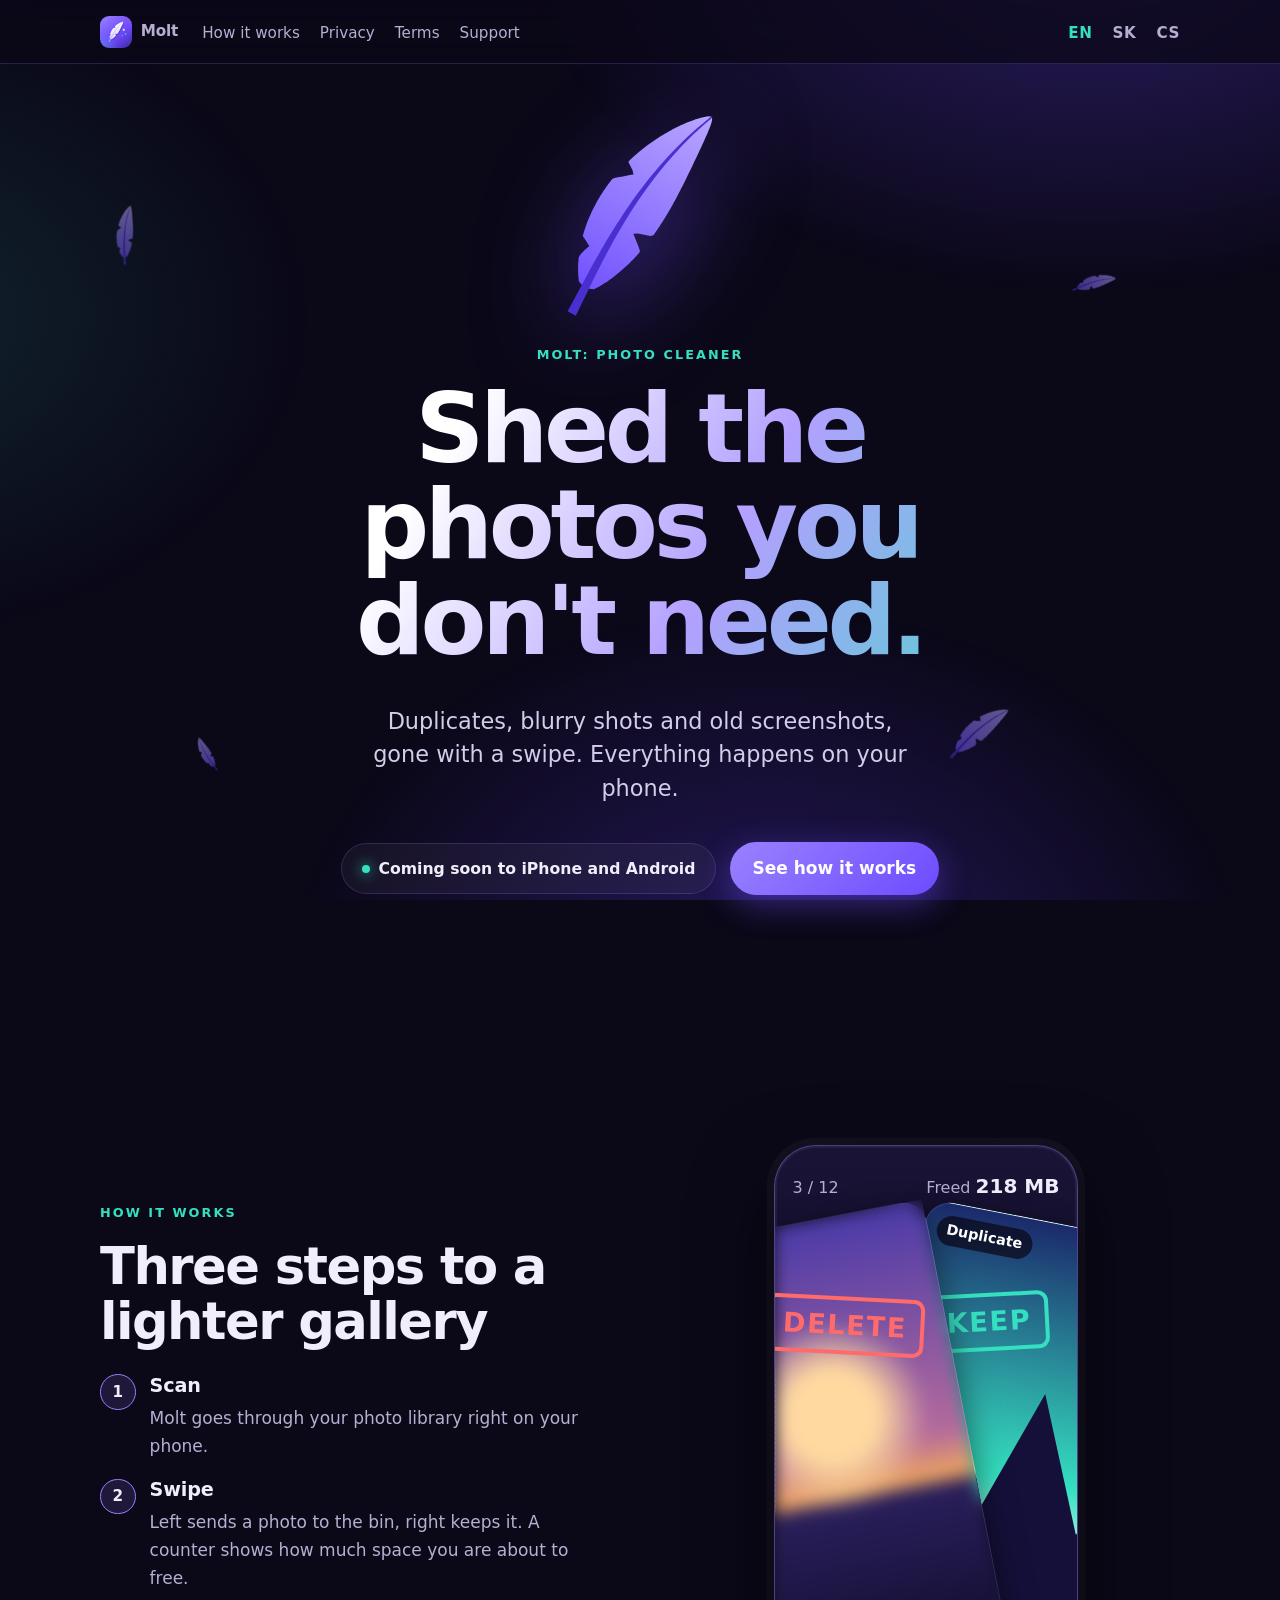
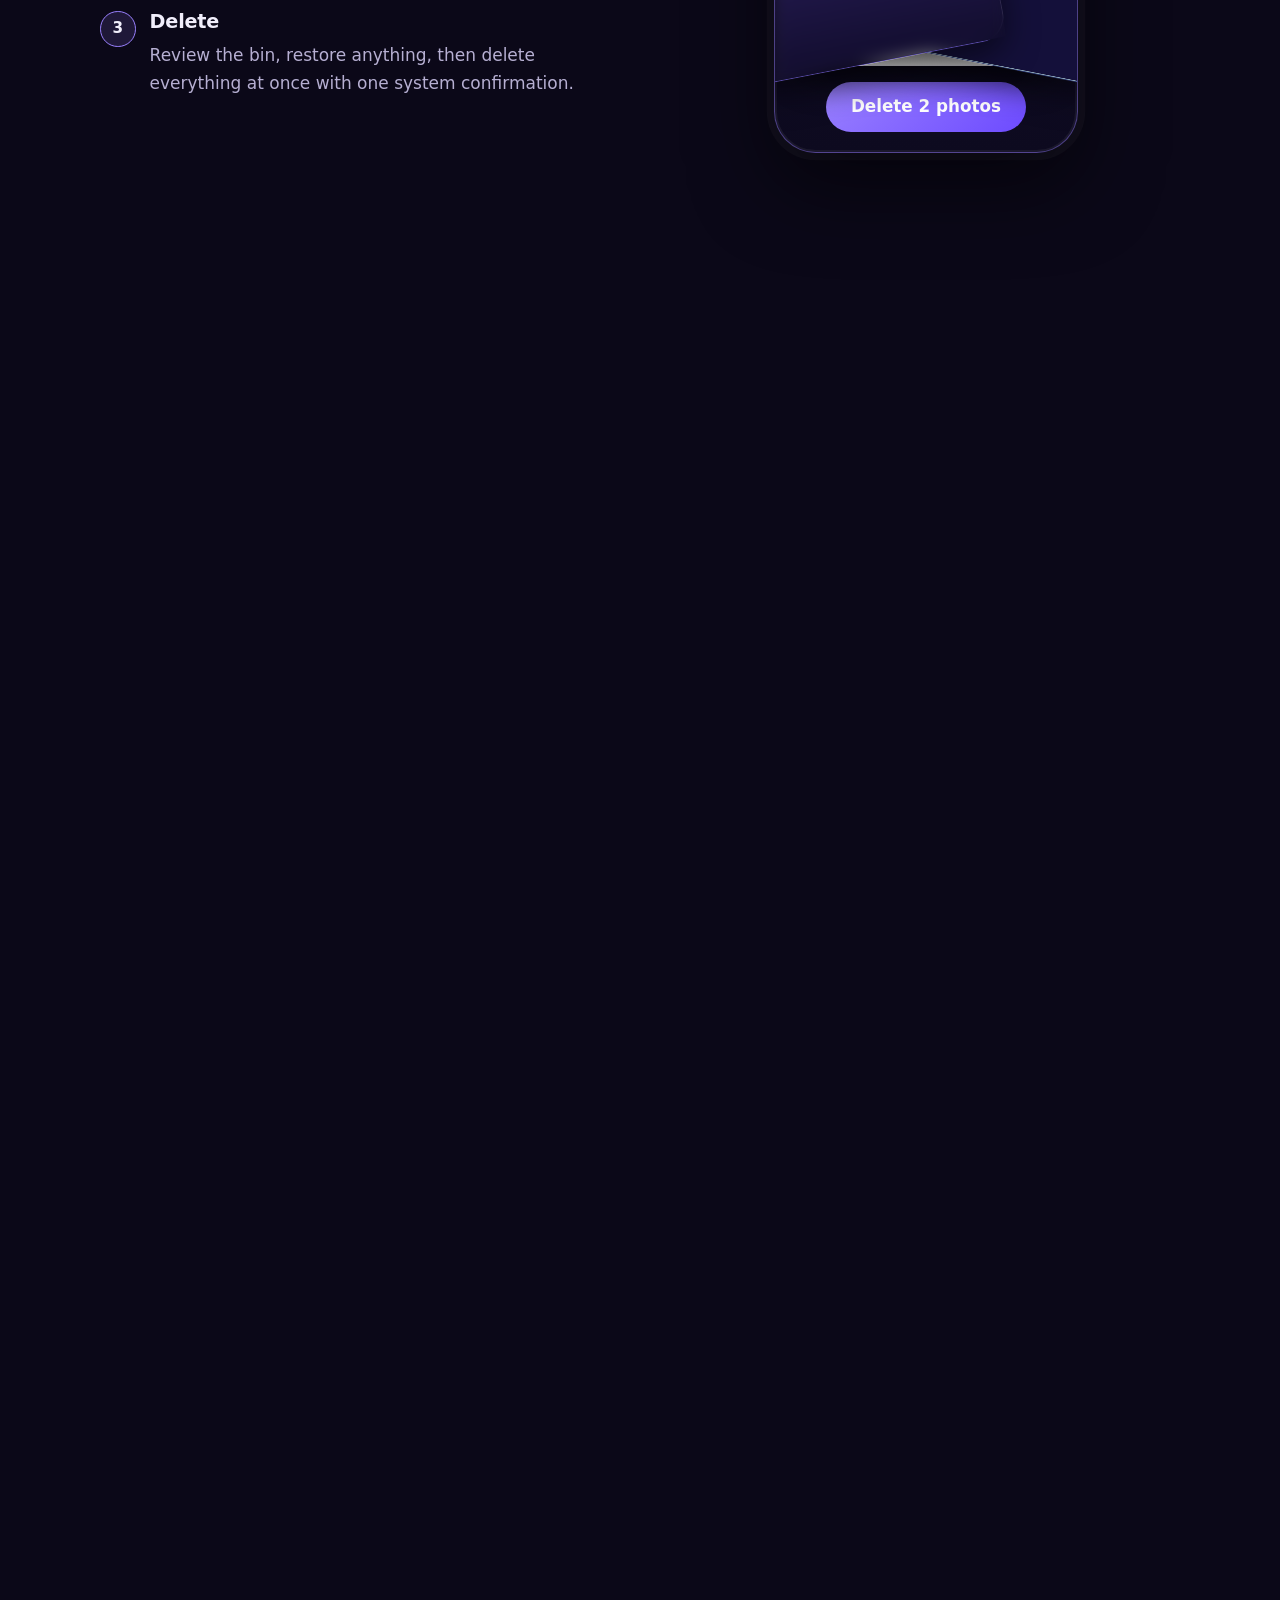
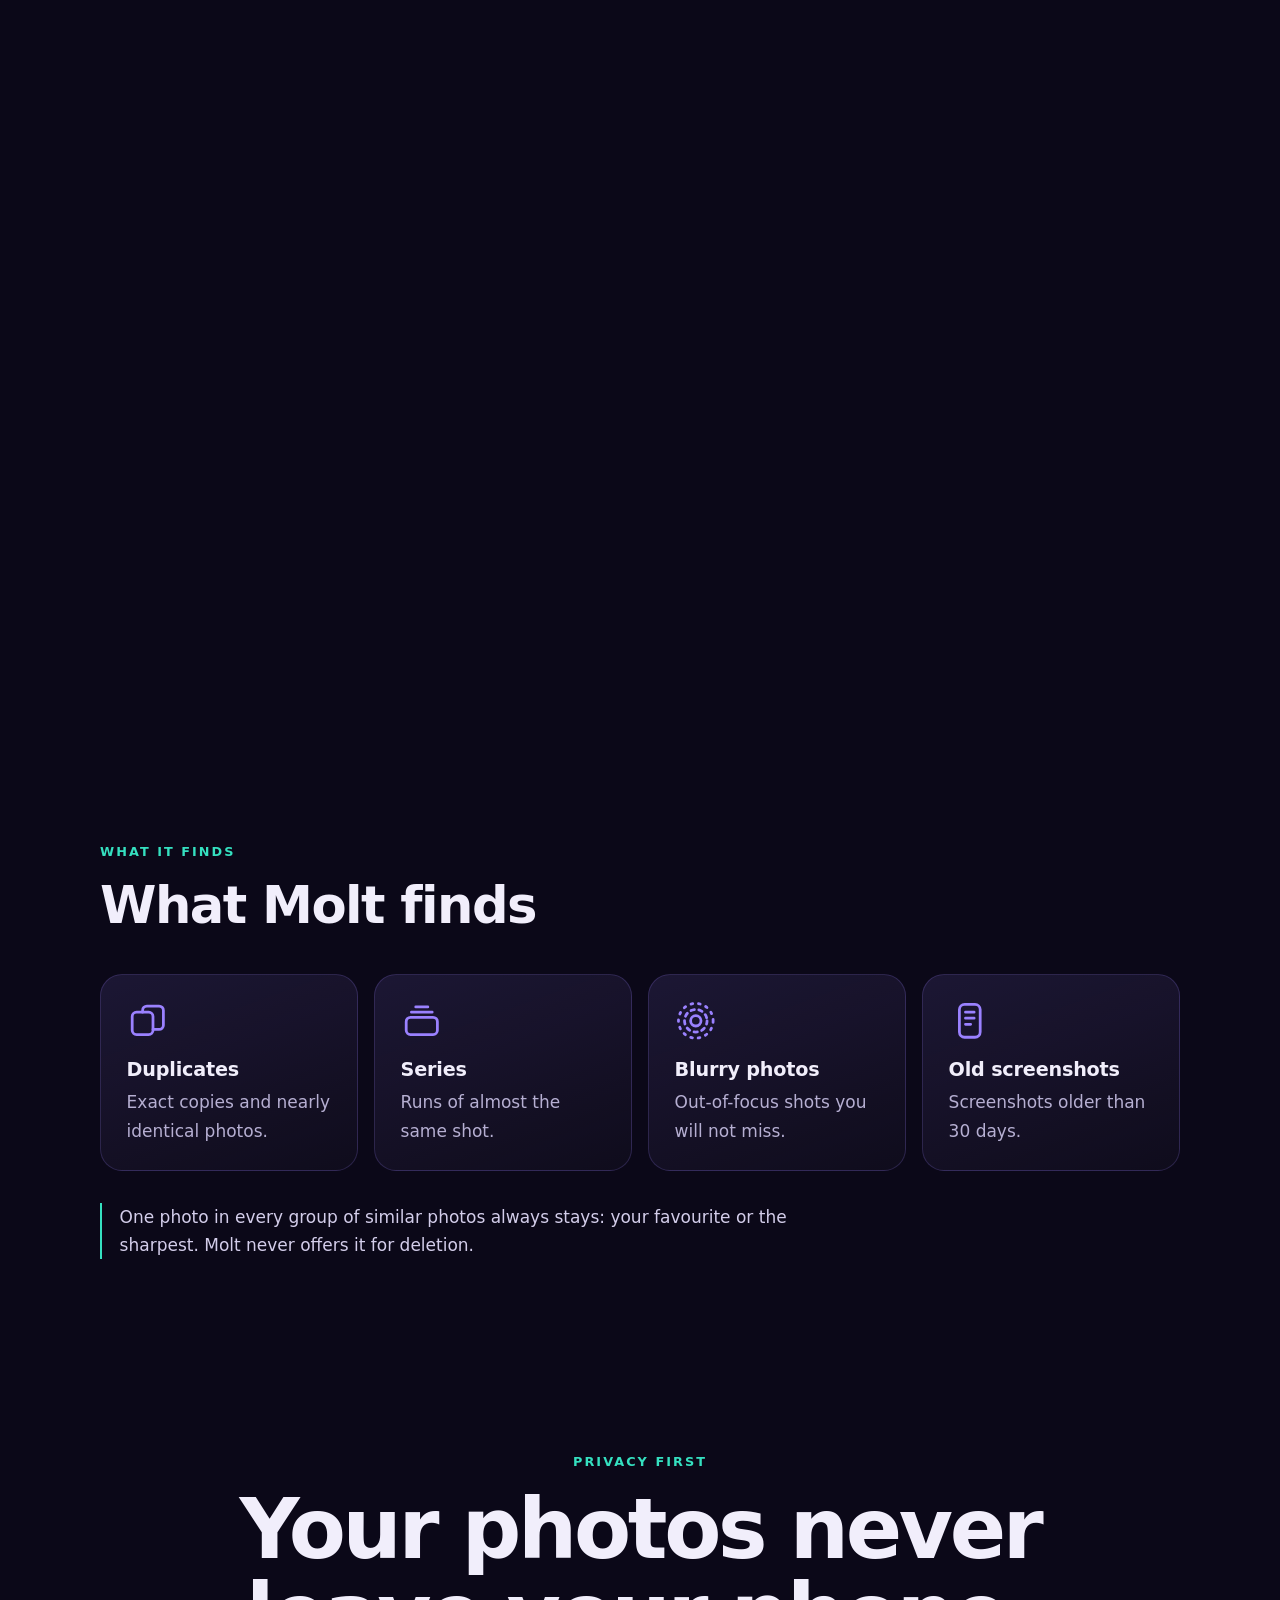
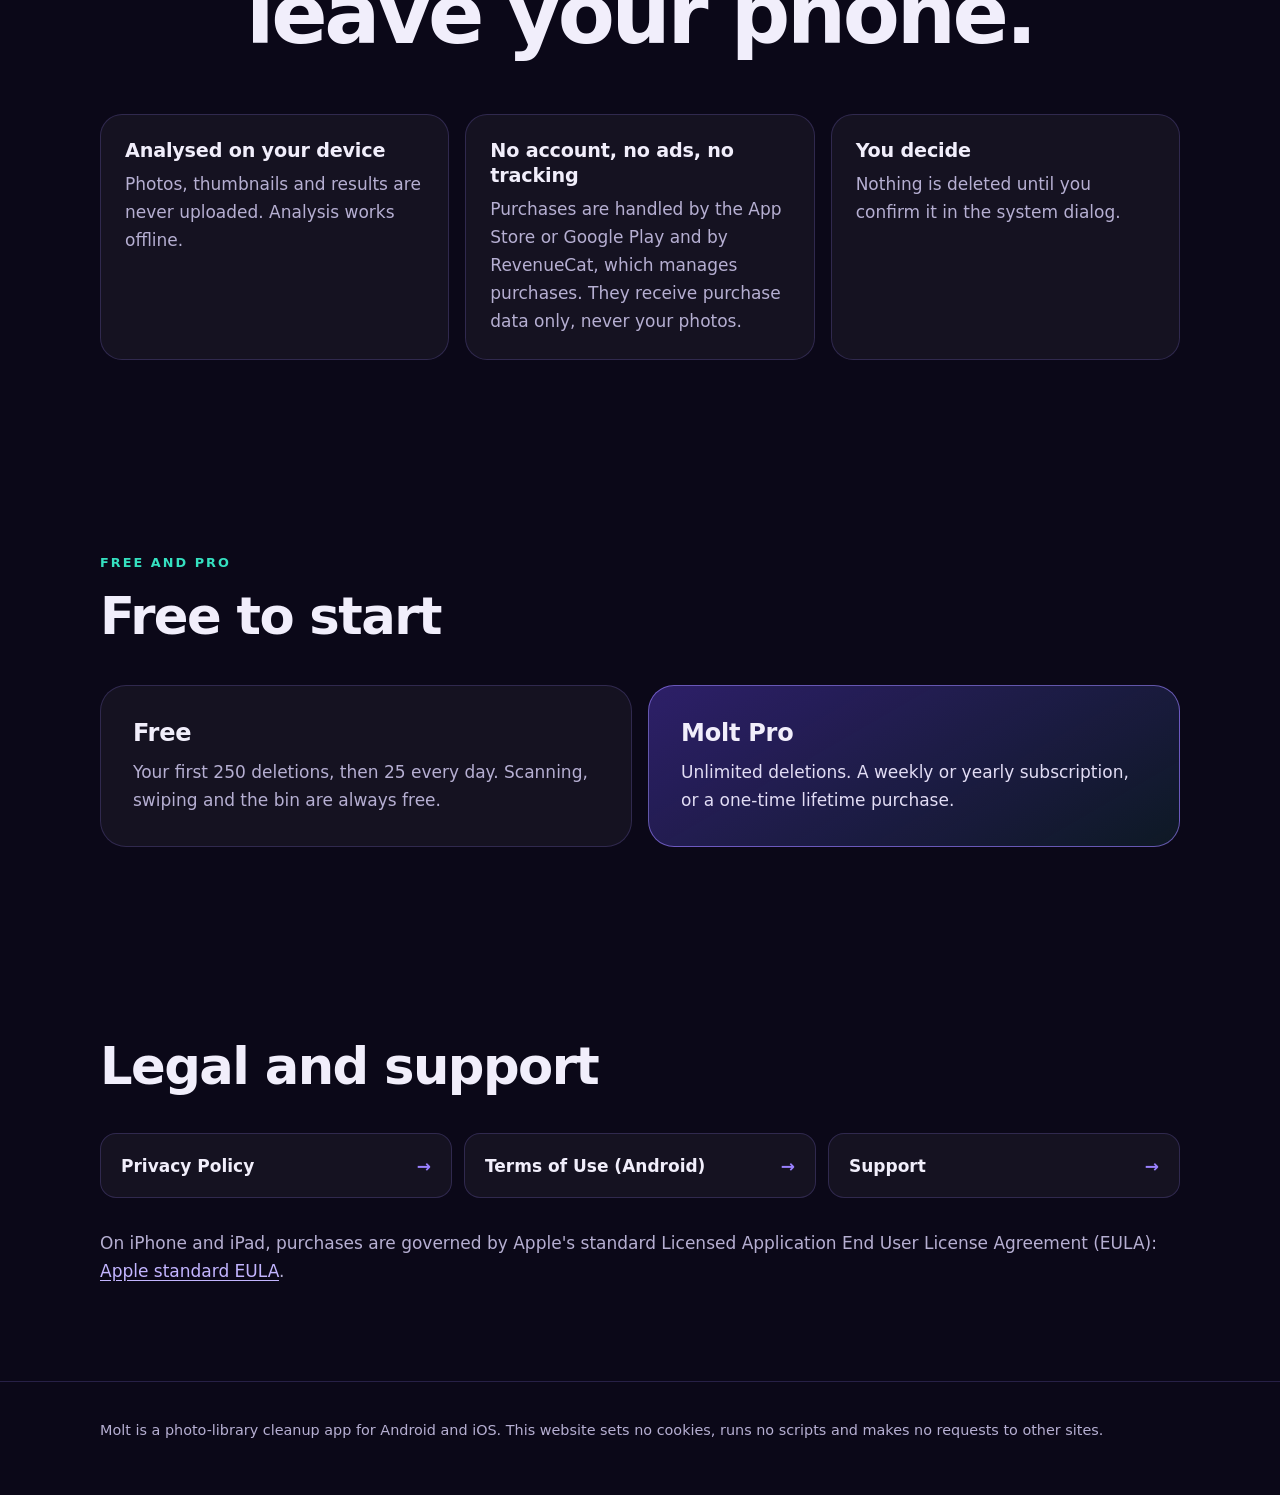
<file: site/index.html>
<!doctype html>
<html lang="en">
<head>
<meta charset="utf-8">
<meta name="viewport" content="width=device-width, initial-scale=1">
<title>Molt: Photo Cleaner</title>
<meta name="description" content="Molt finds duplicates, blurry shots and old screenshots and lets you swipe them away. Everything is analysed on your phone.">
<meta name="color-scheme" content="dark">
<meta name="theme-color" content="#0b0818">
<link rel="icon" type="image/png" href="./assets/icon.png">
<link rel="stylesheet" href="./assets/site.css">
<link rel="alternate" hreflang="en" href="./">
<link rel="alternate" hreflang="sk" href="./sk/">
<link rel="alternate" hreflang="cs" href="./cs/">
<link rel="alternate" hreflang="x-default" href="./">
</head>
<body>
<a class="skip" href="#main">Skip to content</a>
<header class="site">
<div class="wrap bar">
<a class="brand" href="./"><img src="./assets/icon.png" alt="" width="32" height="32"><span>Molt</span></a>
<nav aria-label="Site"><ul><li><a href="#how">How it works</a></li><li><a href="./privacy/">Privacy</a></li><li><a href="./terms/">Terms</a></li><li><a href="./support/">Support</a></li></ul></nav>
<nav aria-label="Language" class="langs"><ul><li><a href="./" lang="en" hreflang="en" aria-current="true">EN</a></li><li><a href="./sk/" lang="sk" hreflang="sk">SK</a></li><li><a href="./cs/" lang="cs" hreflang="cs">CS</a></li></ul></nav>
</div>
</header>
<main id="main" class="landing">

<section class="hero">
<img class="fleck" src="./assets/feather.svg" alt="" style="--x:8%;--y:16%;--s:3.2rem;--r:-30deg;--dx:-6vw;--dy:55vh;--r2:140deg">
<img class="fleck" src="./assets/feather.svg" alt="" style="--x:84%;--y:22%;--s:2.4rem;--r:40deg;--dx:5vw;--dy:38vh;--r2:-110deg">
<img class="fleck" src="./assets/feather.svg" alt="" style="--x:74%;--y:70%;--s:4rem;--r:15deg;--dx:8vw;--dy:24vh;--r2:200deg">
<img class="fleck" src="./assets/feather.svg" alt="" style="--x:15%;--y:74%;--s:2rem;--r:-65deg;--dx:-4vw;--dy:30vh;--r2:-160deg">
<div class="wrap wide">
<img class="plume" src="./assets/feather.svg" alt="" width="208" height="208">
<p class="eyebrow">Molt: Photo Cleaner</p>
<h1>Shed the photos you don't need.</h1>
<p class="lead">Duplicates, blurry shots and old screenshots, gone with a swipe. Everything happens on your phone.</p>
<div class="cta"><span class="pill">Coming soon to iPhone and Android</span><a class="btn" href="#how">See how it works</a></div>
</div>
</section>

<section class="how" id="how">
<div class="stage">
<div class="wrap wide">
<div>
<p class="eyebrow">How it works</p>
<h2>Three steps to a lighter gallery</h2>
<ol class="steps"><li><h3>Scan</h3><p>Molt goes through your photo library right on your phone.</p></li><li><h3>Swipe</h3><p>Left sends a photo to the bin, right keeps it. A counter shows how much space you are about to free.</p></li><li><h3>Delete</h3><p>Review the bin, restore anything, then delete everything at once with one system confirmation.</p></li></ol>
</div>
<div class="phone" role="img" aria-label="Illustration of the swipe deck: a blurry photo goes left to the bin, a good photo goes right and stays, a screenshot goes to the bin.">
<div class="top" aria-hidden="true"><span>3 / 12</span><span class="freed">Freed <b></b></span></div>
<div class="deck" aria-hidden="true">
<div class="card c-shot"><span class="chip">Screenshot</span><span class="stamp del">DELETE</span></div>
<div class="card c-peak"><span class="chip">Duplicate</span><span class="stamp keep">KEEP</span></div>
<div class="card c-blur"><span class="chip">Blurry</span><span class="stamp del">DELETE</span></div>
<div class="scan"></div>
</div>
<div class="go" aria-hidden="true">Delete 2 photos</div>
</div>
</div>
</div>
</section>

<section class="finds">
<div class="wrap wide">
<p class="eyebrow rv">What it finds</p>
<h2 class="rv">What Molt finds</h2>
<ul class="grid4"><li class="tile rv"><svg viewBox="0 0 24 24" aria-hidden="true"><rect x="3" y="7" width="12" height="13" rx="2.5"/><path d="M9 7V6a2.5 2.5 0 0 1 2.5-2.5h7A2.5 2.5 0 0 1 21 6v8.5a2.5 2.5 0 0 1-2.5 2.5H15"/></svg><h3>Duplicates</h3><p>Exact copies and nearly identical photos.</p></li><li class="tile rv"><svg viewBox="0 0 24 24" aria-hidden="true"><rect x="3" y="10" width="18" height="10" rx="2.5"/><path d="M6 7h12M8.5 4h7"/></svg><h3>Series</h3><p>Runs of almost the same shot.</p></li><li class="tile rv"><svg viewBox="0 0 24 24" aria-hidden="true"><circle cx="12" cy="12" r="3"/><circle cx="12" cy="12" r="6.5" stroke-dasharray="2 2.6"/><circle cx="12" cy="12" r="10" stroke-dasharray="1 3.4"/></svg><h3>Blurry photos</h3><p>Out-of-focus shots you will not miss.</p></li><li class="tile rv"><svg viewBox="0 0 24 24" aria-hidden="true"><rect x="6" y="2.5" width="12" height="19" rx="3"/><path d="M9.5 7h5M9.5 10.5h5M9.5 14h3"/></svg><h3>Old screenshots</h3><p>Screenshots older than 30 days.</p></li></ul>
<p class="note rv">One photo in every group of similar photos always stays: your favourite or the sharpest. Molt never offers it for deletion.</p>
</div>
</section>

<section class="privacy">
<div class="wrap wide">
<p class="eyebrow rv">Privacy first</p>
<h2 class="big">Your photos never leave your phone.</h2>
<ul class="grid3"><li class="rv"><h3>Analysed on your device</h3><p>Photos, thumbnails and results are never uploaded. Analysis works offline.</p></li><li class="rv"><h3>No account, no ads, no tracking</h3><p>Purchases are handled by the App Store or Google Play and by RevenueCat, which manages purchases. They receive purchase data only, never your photos.</p></li><li class="rv"><h3>You decide</h3><p>Nothing is deleted until you confirm it in the system dialog.</p></li></ul>
</div>
</section>

<section class="pricing">
<div class="wrap wide">
<p class="eyebrow rv">Free and Pro</p>
<h2 class="rv">Free to start</h2>
<div class="plans">
<div class="plan rv left"><h3>Free</h3><p>Your first 250 deletions, then 25 every day. Scanning, swiping and the bin are always free.</p></div>
<div class="plan pro rv right"><h3>Molt Pro</h3><p>Unlimited deletions. A weekly or yearly subscription, or a one-time lifetime purchase.</p></div>
</div>
</div>
</section>

<section class="legal">
<div class="wrap wide">
<h2 class="rv">Legal and support</h2>
<ul class="links">
<li><a href="./privacy/">Privacy Policy</a></li>
<li><a href="./terms/">Terms of Use (Android)</a></li>
<li><a href="./support/">Support</a></li>
</ul>
<p>On iPhone and iPad, purchases are governed by Apple's standard Licensed Application End User License Agreement (EULA): <a href="https://www.apple.com/legal/internet-services/itunes/dev/stdeula/" rel="noopener noreferrer">Apple standard EULA</a>.</p>
</div>
</section>

</main>
<footer class="site"><div class="wrap"><p>Molt is a photo-library cleanup app for Android and iOS. This website sets no cookies, runs no scripts and makes no requests to other sites.</p></div></footer>
</body>
</html>
</file>
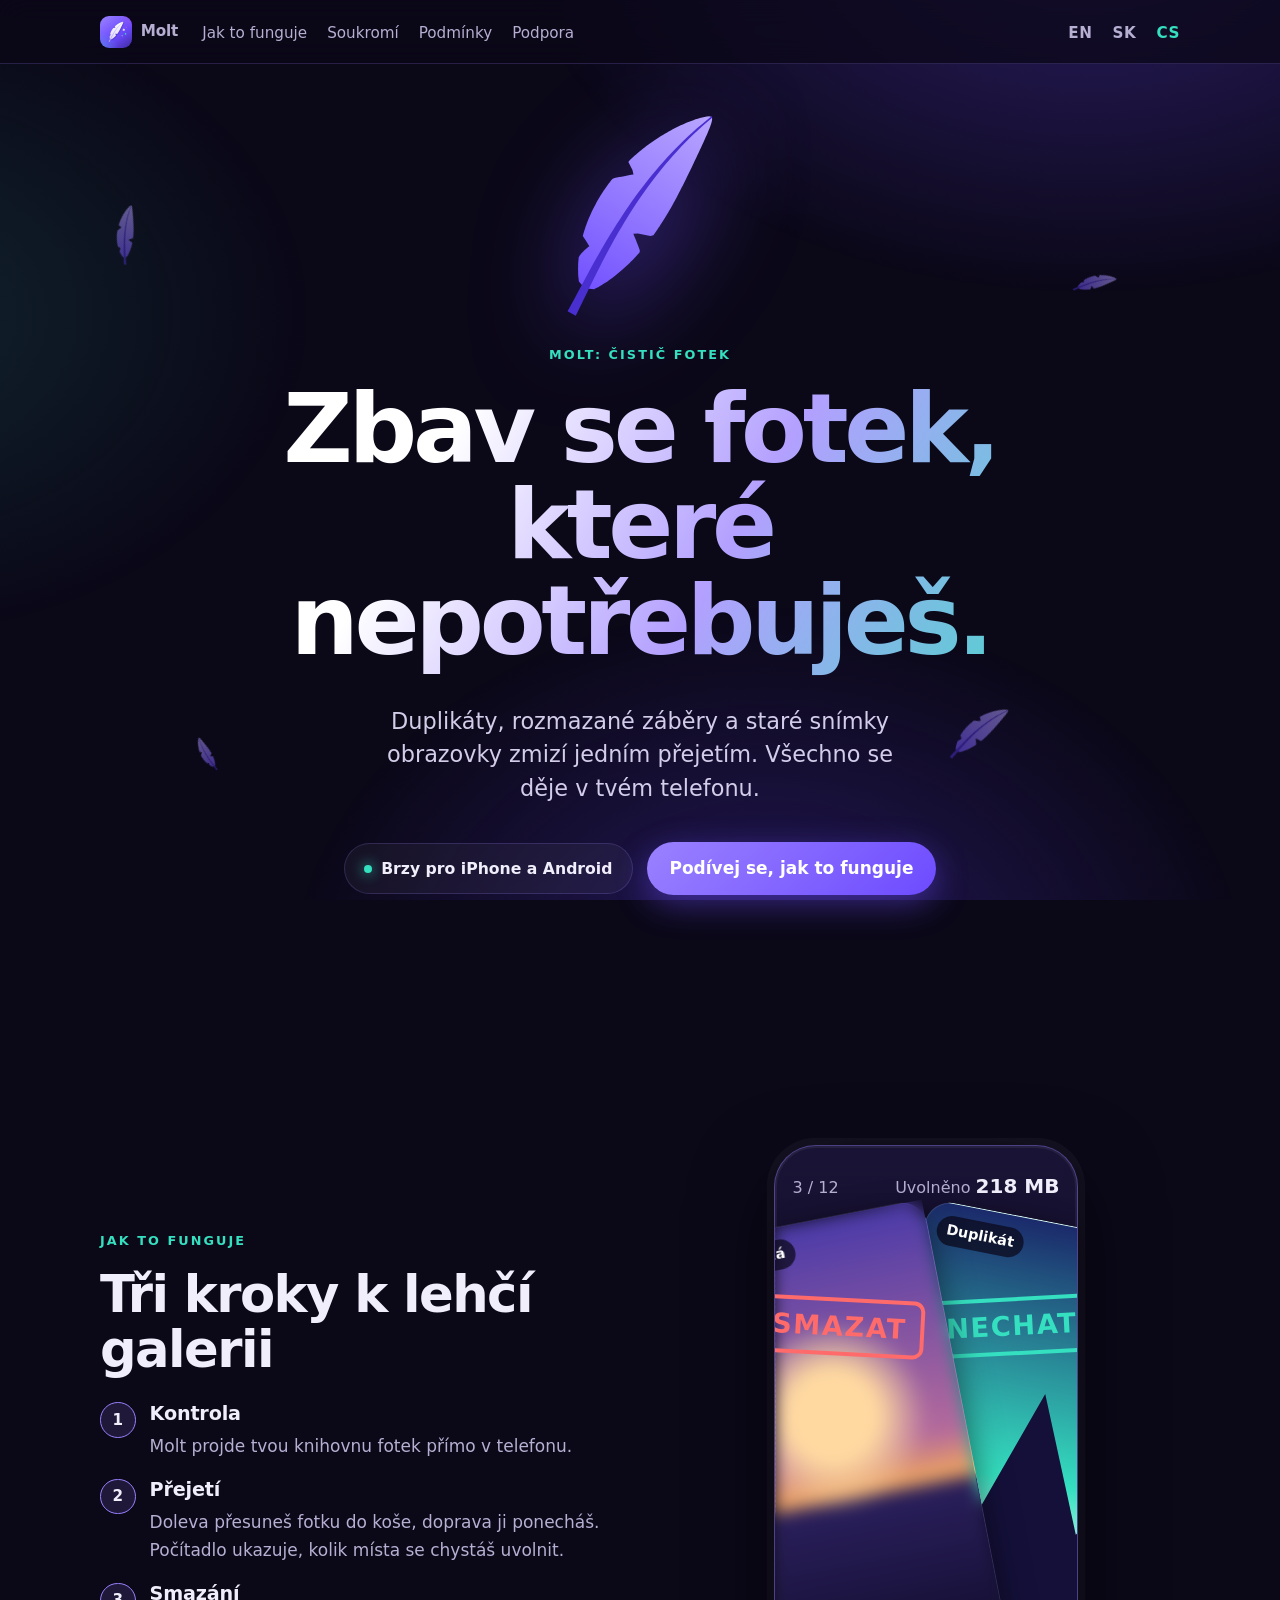
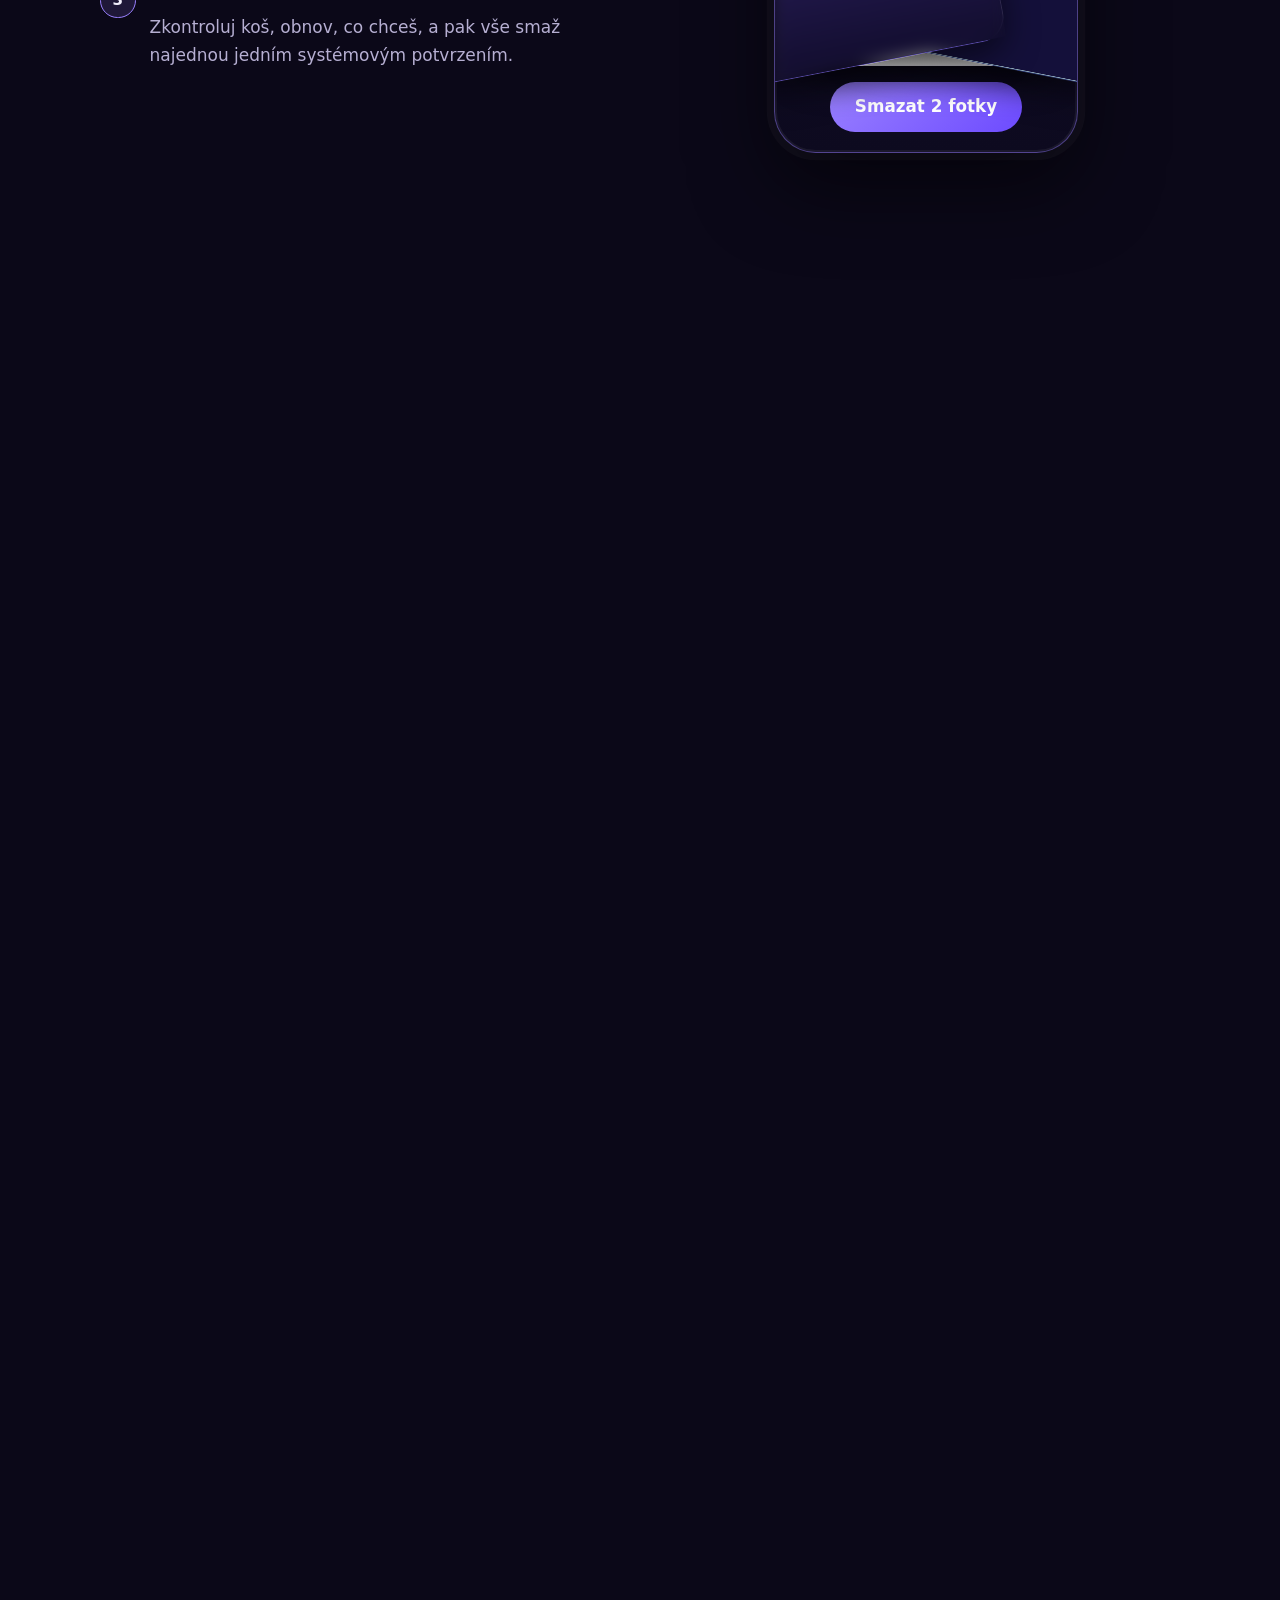
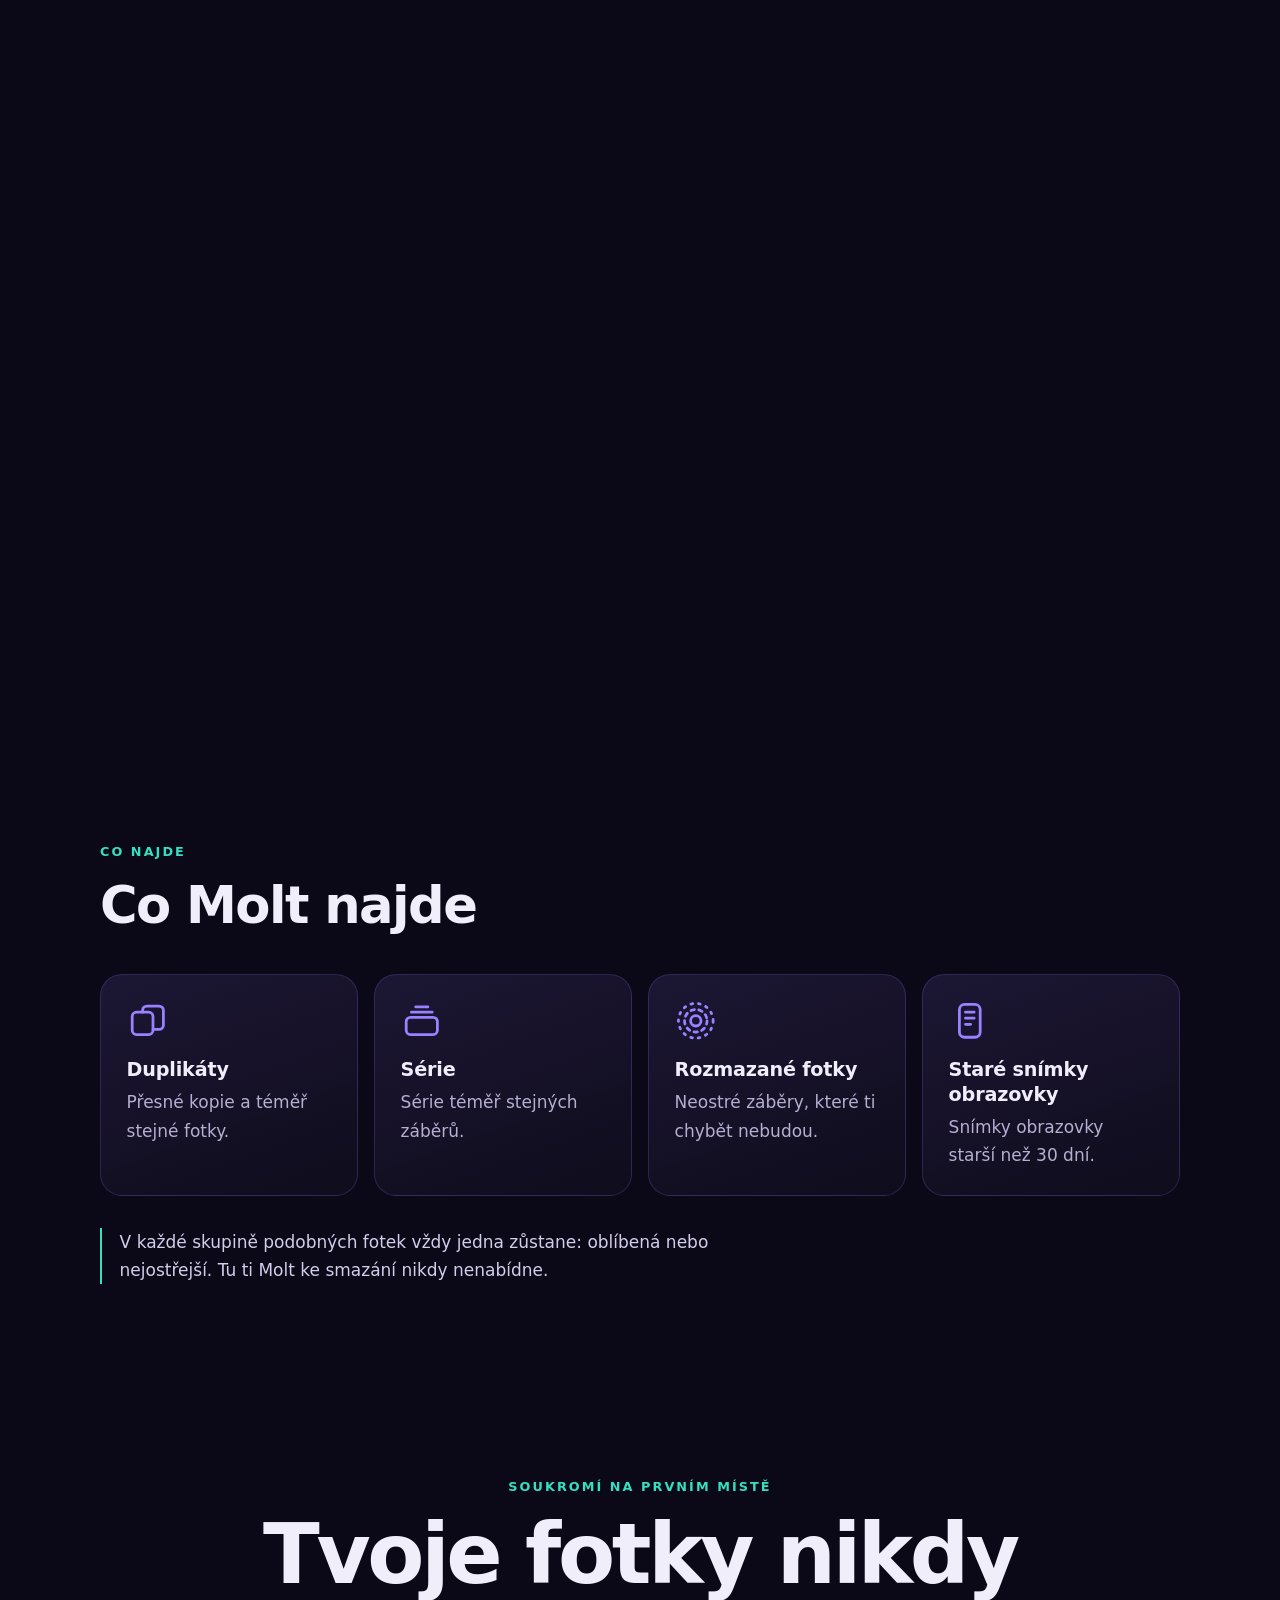
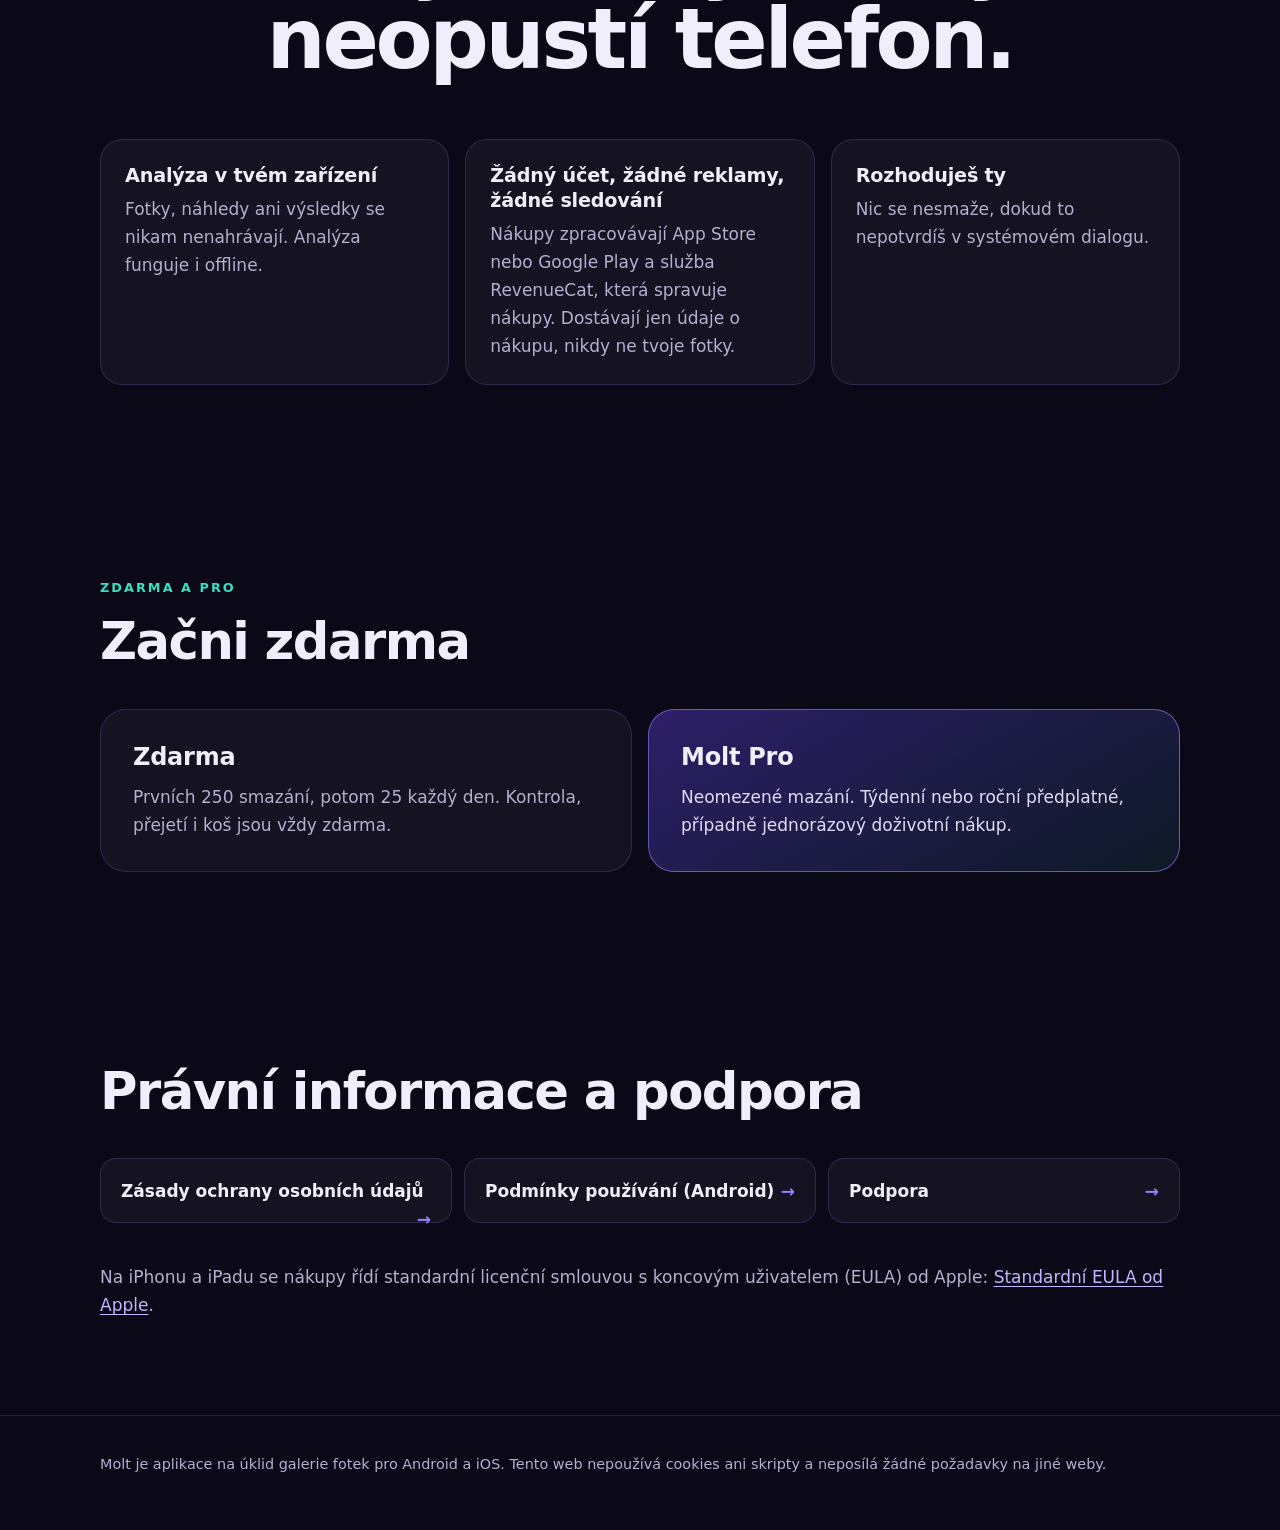
<file: site/cs/index.html>
<!doctype html>
<html lang="cs">
<head>
<meta charset="utf-8">
<meta name="viewport" content="width=device-width, initial-scale=1">
<title>Molt: Čistič fotek</title>
<meta name="description" content="Molt najde duplikáty, rozmazané záběry a staré snímky obrazovky a nechá tě je zahodit přejetím. Všechno se analyzuje v tvém telefonu.">
<meta name="color-scheme" content="dark">
<meta name="theme-color" content="#0b0818">
<link rel="icon" type="image/png" href="../assets/icon.png">
<link rel="stylesheet" href="../assets/site.css">
<link rel="alternate" hreflang="en" href="../">
<link rel="alternate" hreflang="sk" href="../sk/">
<link rel="alternate" hreflang="cs" href="../cs/">
<link rel="alternate" hreflang="x-default" href="../">
</head>
<body>
<a class="skip" href="#main">Přeskočit na obsah</a>
<header class="site">
<div class="wrap bar">
<a class="brand" href="../cs/"><img src="../assets/icon.png" alt="" width="32" height="32"><span>Molt</span></a>
<nav aria-label="Stránka"><ul><li><a href="#how">Jak to funguje</a></li><li><a href="../cs/privacy/">Soukromí</a></li><li><a href="../cs/terms/">Podmínky</a></li><li><a href="../cs/support/">Podpora</a></li></ul></nav>
<nav aria-label="Jazyk" class="langs"><ul><li><a href="../" lang="en" hreflang="en">EN</a></li><li><a href="../sk/" lang="sk" hreflang="sk">SK</a></li><li><a href="../cs/" lang="cs" hreflang="cs" aria-current="true">CS</a></li></ul></nav>
</div>
</header>
<main id="main" class="landing">

<section class="hero">
<img class="fleck" src="../assets/feather.svg" alt="" style="--x:8%;--y:16%;--s:3.2rem;--r:-30deg;--dx:-6vw;--dy:55vh;--r2:140deg">
<img class="fleck" src="../assets/feather.svg" alt="" style="--x:84%;--y:22%;--s:2.4rem;--r:40deg;--dx:5vw;--dy:38vh;--r2:-110deg">
<img class="fleck" src="../assets/feather.svg" alt="" style="--x:74%;--y:70%;--s:4rem;--r:15deg;--dx:8vw;--dy:24vh;--r2:200deg">
<img class="fleck" src="../assets/feather.svg" alt="" style="--x:15%;--y:74%;--s:2rem;--r:-65deg;--dx:-4vw;--dy:30vh;--r2:-160deg">
<div class="wrap wide">
<img class="plume" src="../assets/feather.svg" alt="" width="208" height="208">
<p class="eyebrow">Molt: Čistič fotek</p>
<h1>Zbav se fotek, které nepotřebuješ.</h1>
<p class="lead">Duplikáty, rozmazané záběry a staré snímky obrazovky zmizí jedním přejetím. Všechno se děje v tvém telefonu.</p>
<div class="cta"><span class="pill">Brzy pro iPhone a Android</span><a class="btn" href="#how">Podívej se, jak to funguje</a></div>
</div>
</section>

<section class="how" id="how">
<div class="stage">
<div class="wrap wide">
<div>
<p class="eyebrow">Jak to funguje</p>
<h2>Tři kroky k lehčí galerii</h2>
<ol class="steps"><li><h3>Kontrola</h3><p>Molt projde tvou knihovnu fotek přímo v telefonu.</p></li><li><h3>Přejetí</h3><p>Doleva přesuneš fotku do koše, doprava ji ponecháš. Počítadlo ukazuje, kolik místa se chystáš uvolnit.</p></li><li><h3>Smazání</h3><p>Zkontroluj koš, obnov, co chceš, a pak vše smaž najednou jedním systémovým potvrzením.</p></li></ol>
</div>
<div class="phone" role="img" aria-label="Ilustrace přejetí: rozmazaná fotka jde doleva do koše, dobrá fotka jde doprava a zůstává, snímek obrazovky jde do koše.">
<div class="top" aria-hidden="true"><span>3 / 12</span><span class="freed">Uvolněno <b></b></span></div>
<div class="deck" aria-hidden="true">
<div class="card c-shot"><span class="chip">Snímek obrazovky</span><span class="stamp del">SMAZAT</span></div>
<div class="card c-peak"><span class="chip">Duplikát</span><span class="stamp keep">NECHAT</span></div>
<div class="card c-blur"><span class="chip">Rozmazaná</span><span class="stamp del">SMAZAT</span></div>
<div class="scan"></div>
</div>
<div class="go" aria-hidden="true">Smazat 2 fotky</div>
</div>
</div>
</div>
</section>

<section class="finds">
<div class="wrap wide">
<p class="eyebrow rv">Co najde</p>
<h2 class="rv">Co Molt najde</h2>
<ul class="grid4"><li class="tile rv"><svg viewBox="0 0 24 24" aria-hidden="true"><rect x="3" y="7" width="12" height="13" rx="2.5"/><path d="M9 7V6a2.5 2.5 0 0 1 2.5-2.5h7A2.5 2.5 0 0 1 21 6v8.5a2.5 2.5 0 0 1-2.5 2.5H15"/></svg><h3>Duplikáty</h3><p>Přesné kopie a téměř stejné fotky.</p></li><li class="tile rv"><svg viewBox="0 0 24 24" aria-hidden="true"><rect x="3" y="10" width="18" height="10" rx="2.5"/><path d="M6 7h12M8.5 4h7"/></svg><h3>Série</h3><p>Série téměř stejných záběrů.</p></li><li class="tile rv"><svg viewBox="0 0 24 24" aria-hidden="true"><circle cx="12" cy="12" r="3"/><circle cx="12" cy="12" r="6.5" stroke-dasharray="2 2.6"/><circle cx="12" cy="12" r="10" stroke-dasharray="1 3.4"/></svg><h3>Rozmazané fotky</h3><p>Neostré záběry, které ti chybět nebudou.</p></li><li class="tile rv"><svg viewBox="0 0 24 24" aria-hidden="true"><rect x="6" y="2.5" width="12" height="19" rx="3"/><path d="M9.5 7h5M9.5 10.5h5M9.5 14h3"/></svg><h3>Staré snímky obrazovky</h3><p>Snímky obrazovky starší než 30 dní.</p></li></ul>
<p class="note rv">V každé skupině podobných fotek vždy jedna zůstane: oblíbená nebo nejostřejší. Tu ti Molt ke smazání nikdy nenabídne.</p>
</div>
</section>

<section class="privacy">
<div class="wrap wide">
<p class="eyebrow rv">Soukromí na prvním místě</p>
<h2 class="big">Tvoje fotky nikdy neopustí telefon.</h2>
<ul class="grid3"><li class="rv"><h3>Analýza v tvém zařízení</h3><p>Fotky, náhledy ani výsledky se nikam nenahrávají. Analýza funguje i offline.</p></li><li class="rv"><h3>Žádný účet, žádné reklamy, žádné sledování</h3><p>Nákupy zpracovávají App Store nebo Google Play a služba RevenueCat, která spravuje nákupy. Dostávají jen údaje o nákupu, nikdy ne tvoje fotky.</p></li><li class="rv"><h3>Rozhoduješ ty</h3><p>Nic se nesmaže, dokud to nepotvrdíš v systémovém dialogu.</p></li></ul>
</div>
</section>

<section class="pricing">
<div class="wrap wide">
<p class="eyebrow rv">Zdarma a Pro</p>
<h2 class="rv">Začni zdarma</h2>
<div class="plans">
<div class="plan rv left"><h3>Zdarma</h3><p>Prvních 250 smazání, potom 25 každý den. Kontrola, přejetí i koš jsou vždy zdarma.</p></div>
<div class="plan pro rv right"><h3>Molt Pro</h3><p>Neomezené mazání. Týdenní nebo roční předplatné, případně jednorázový doživotní nákup.</p></div>
</div>
</div>
</section>

<section class="legal">
<div class="wrap wide">
<h2 class="rv">Právní informace a podpora</h2>
<ul class="links">
<li><a href="../cs/privacy/">Zásady ochrany osobních údajů</a></li>
<li><a href="../cs/terms/">Podmínky používání (Android)</a></li>
<li><a href="../cs/support/">Podpora</a></li>
</ul>
<p>Na iPhonu a iPadu se nákupy řídí standardní licenční smlouvou s koncovým uživatelem (EULA) od Apple: <a href="https://www.apple.com/legal/internet-services/itunes/dev/stdeula/" rel="noopener noreferrer">Standardní EULA od Apple</a>.</p>
</div>
</section>

</main>
<footer class="site"><div class="wrap"><p>Molt je aplikace na úklid galerie fotek pro Android a iOS. Tento web nepoužívá cookies ani skripty a neposílá žádné požadavky na jiné weby.</p></div></footer>
</body>
</html>
</file>
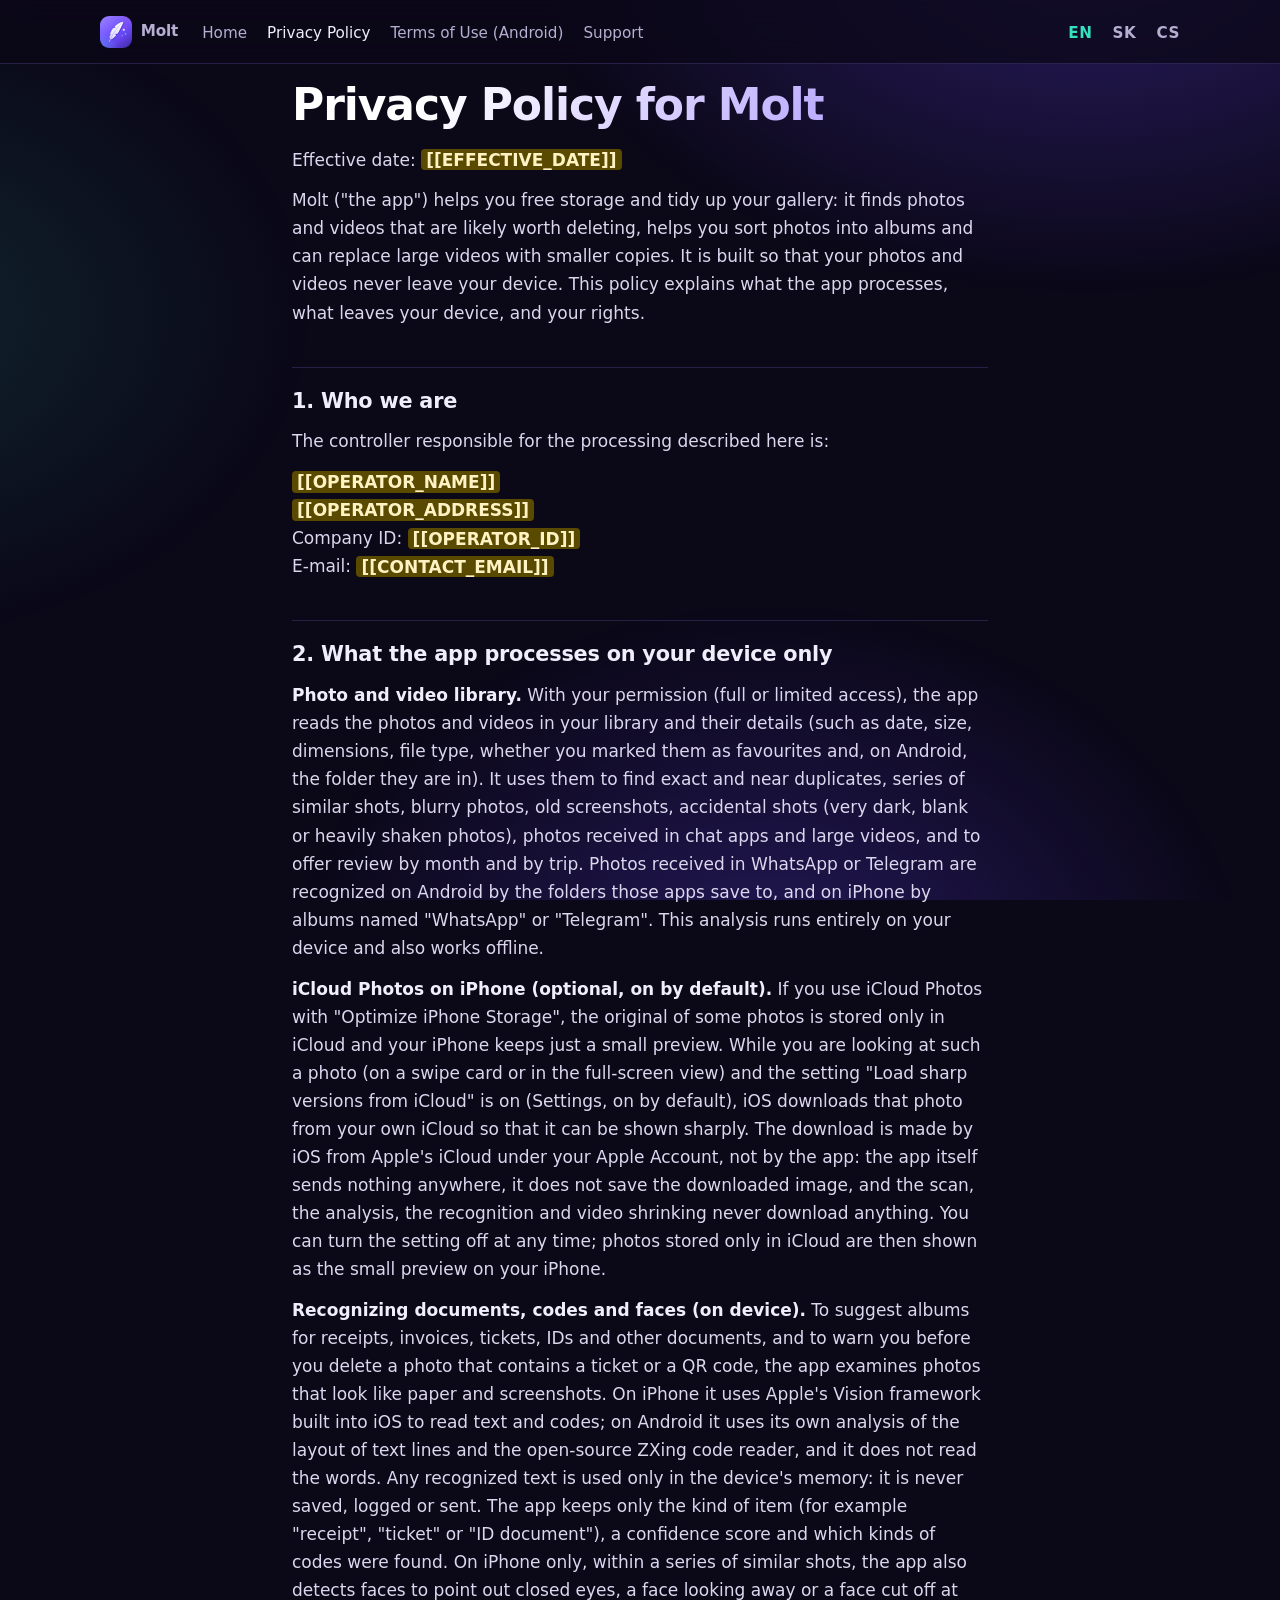
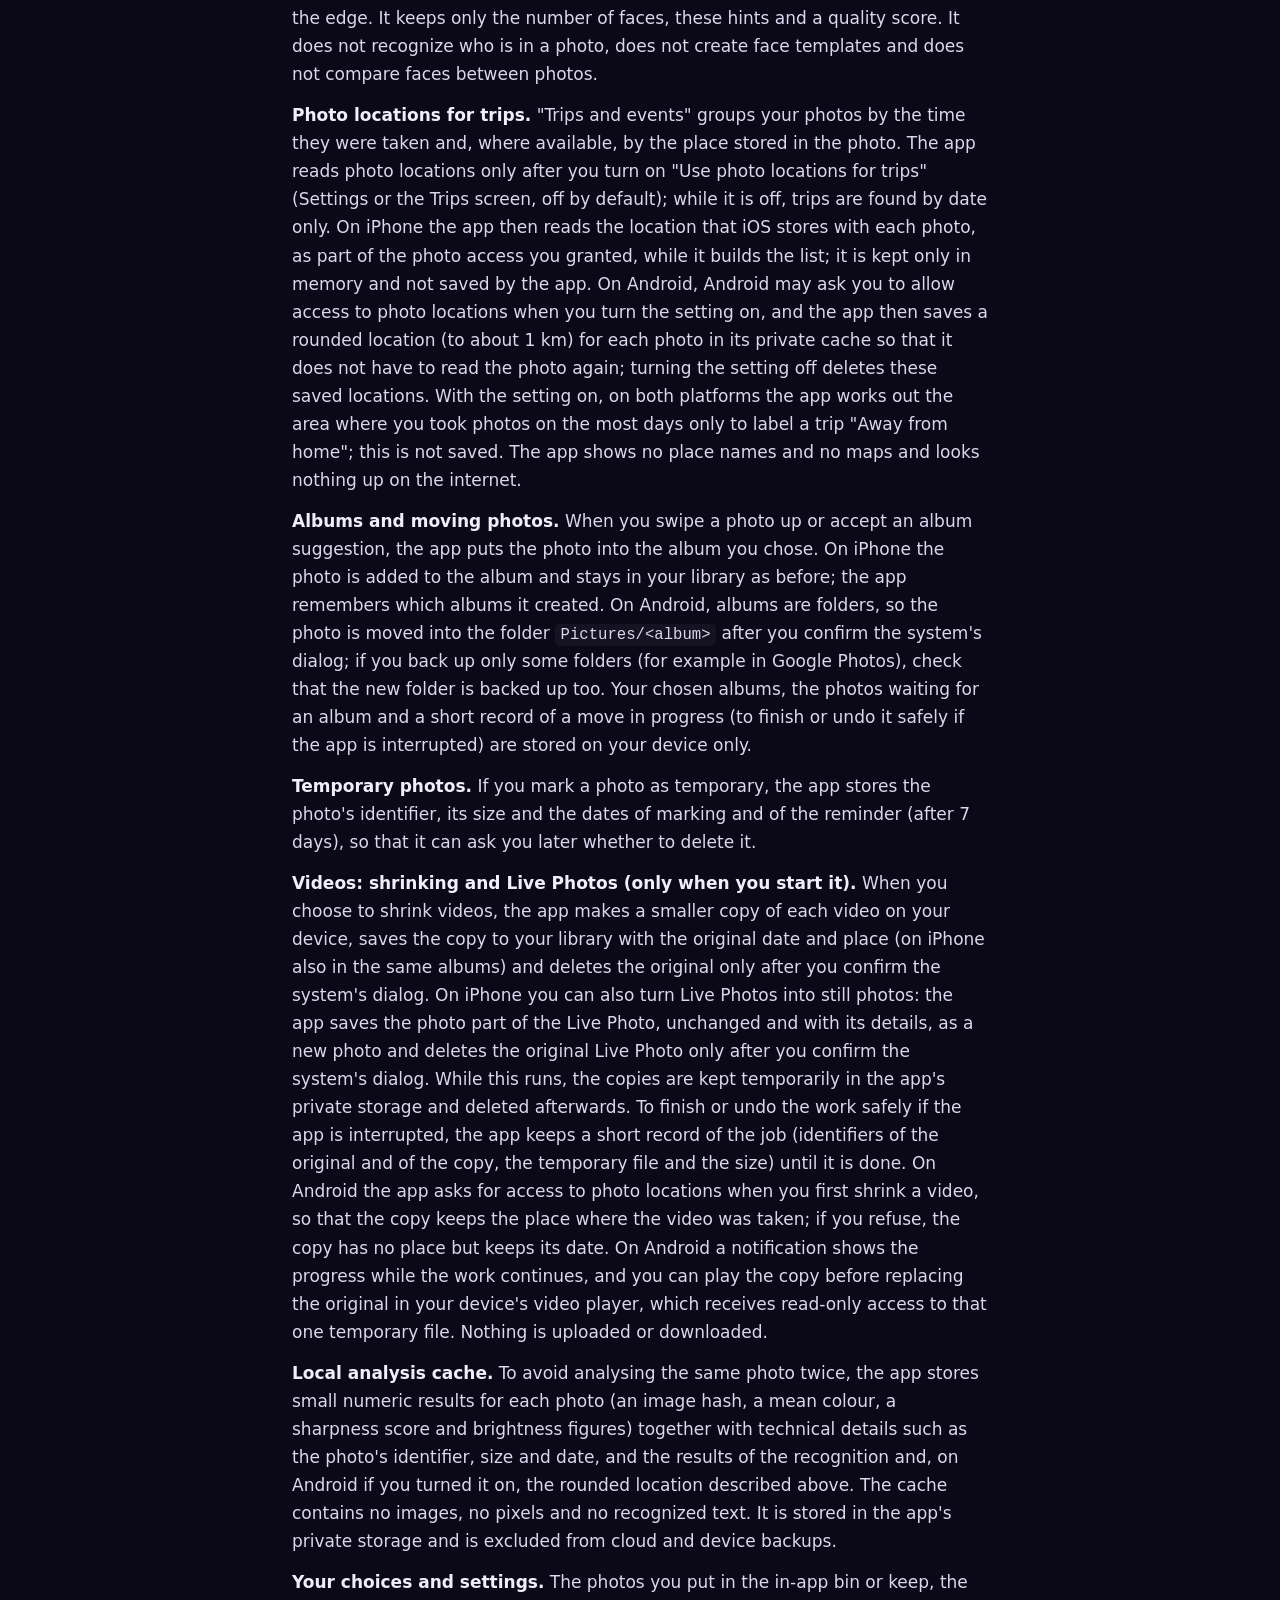
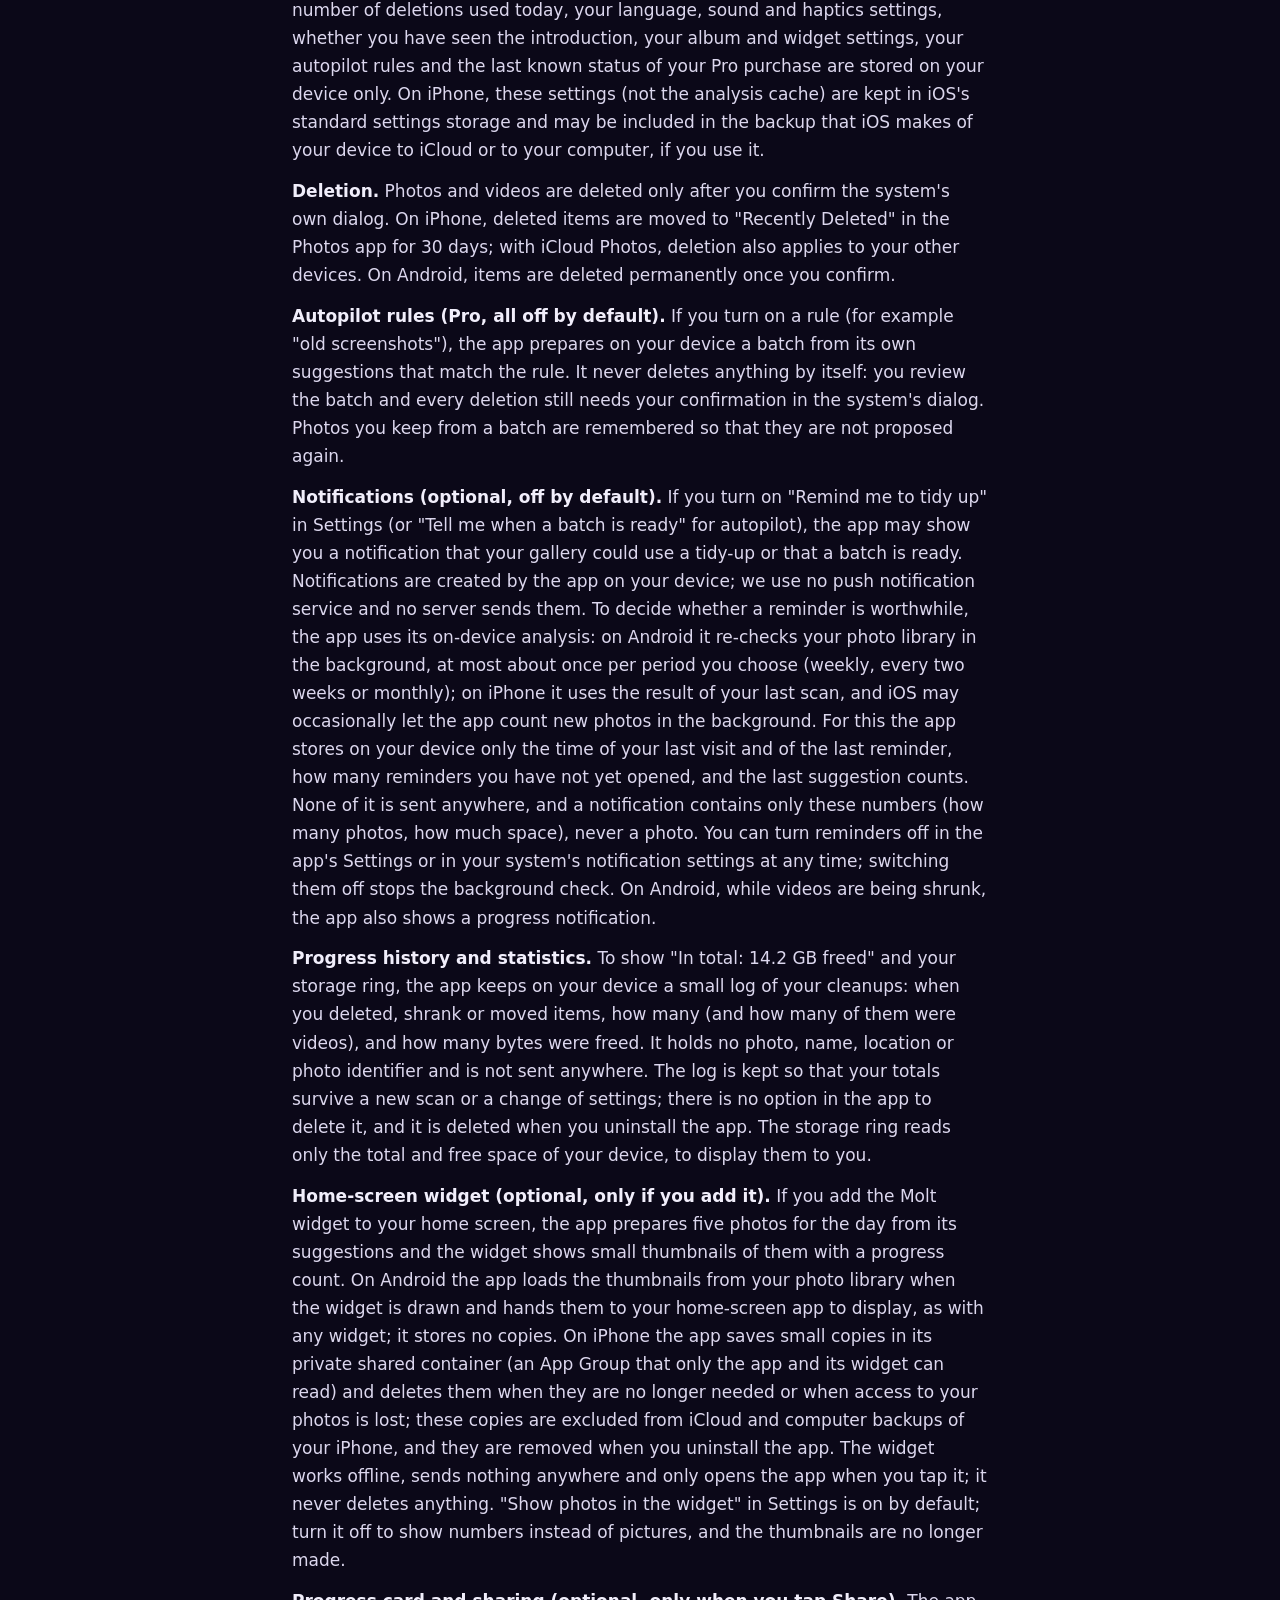
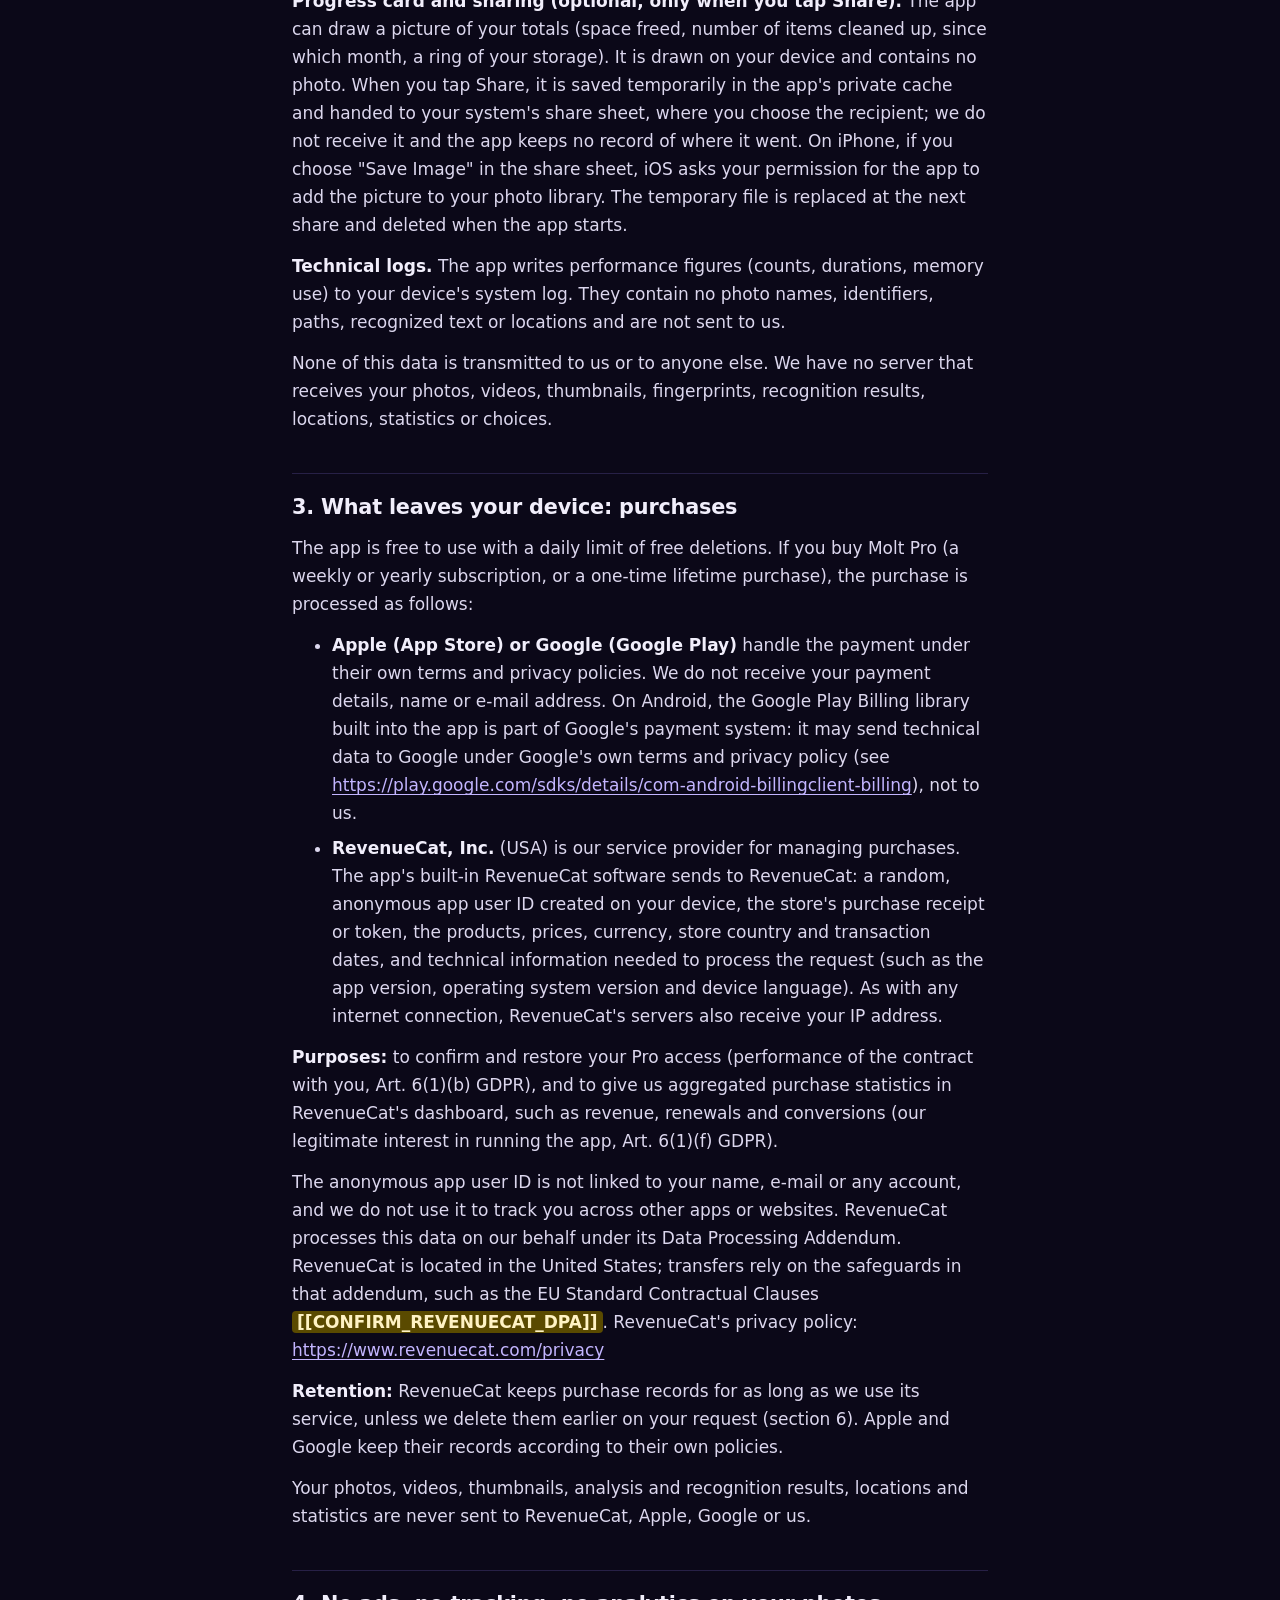
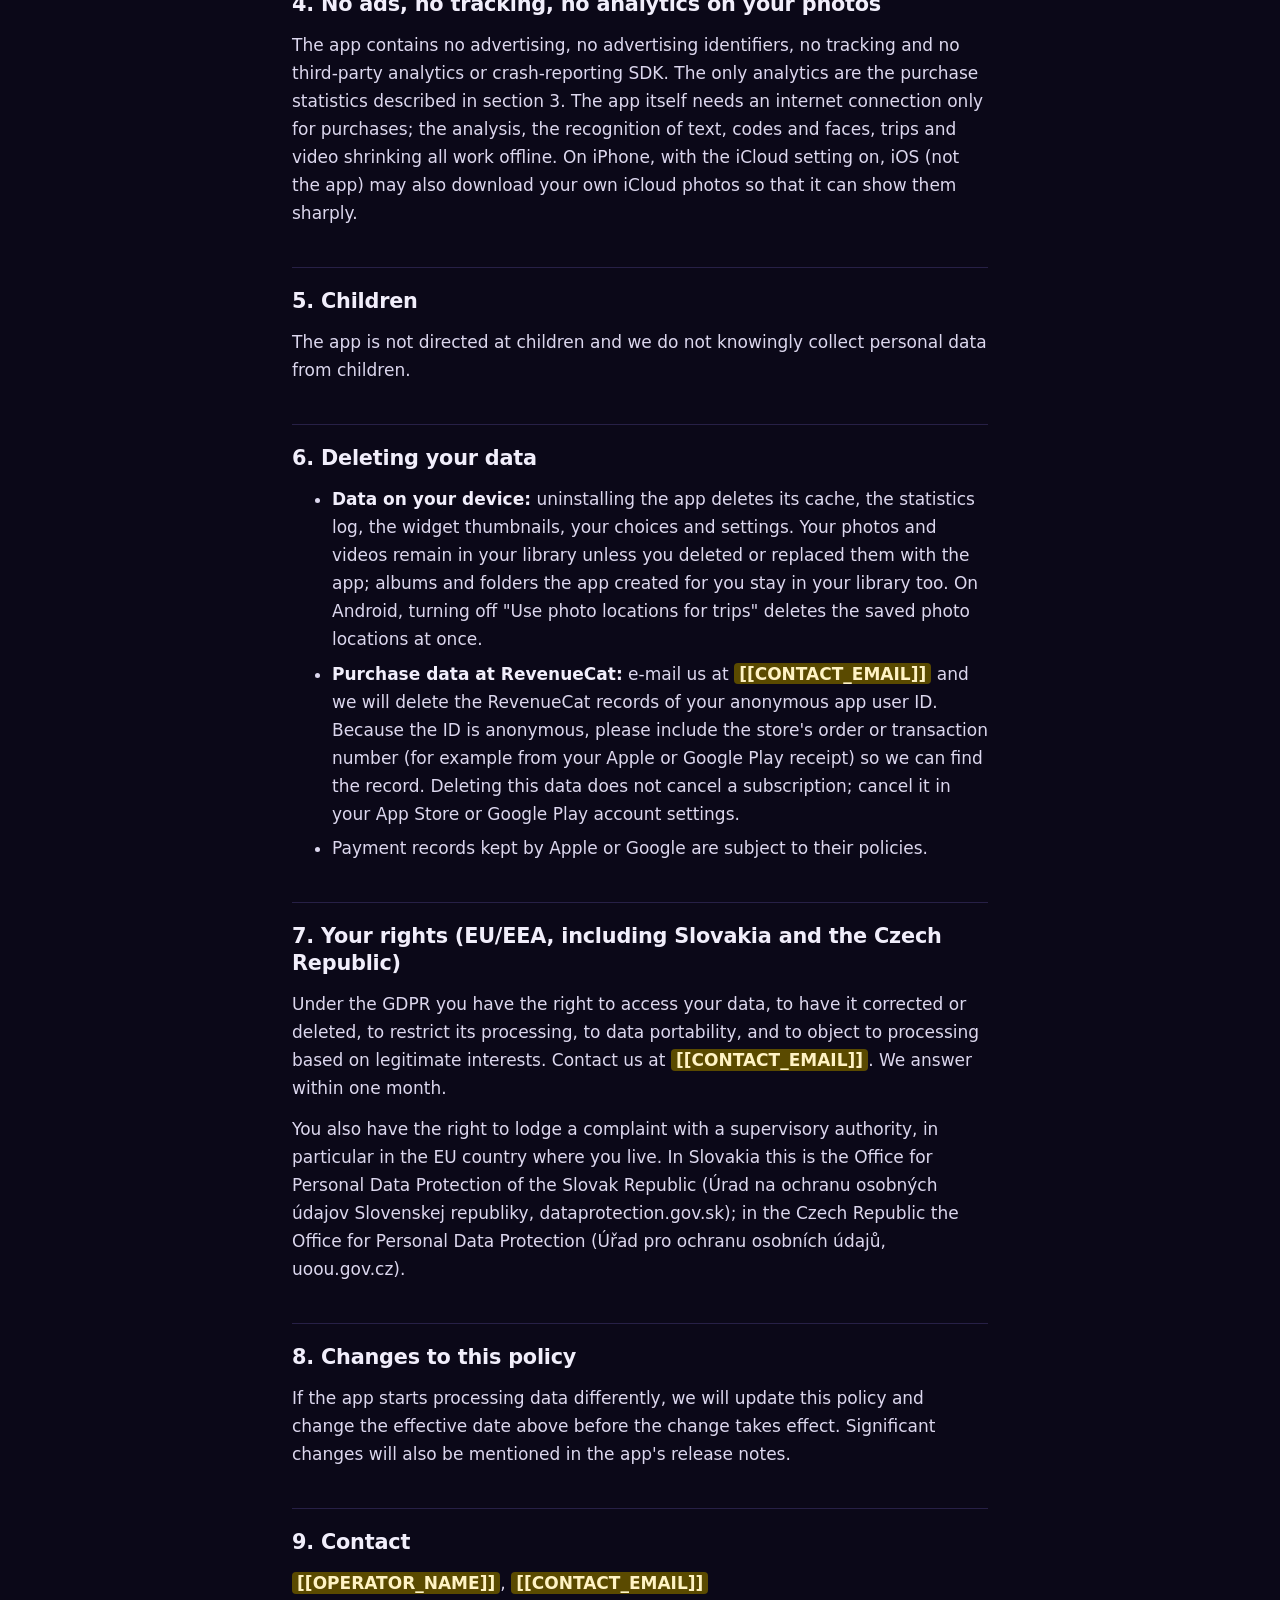
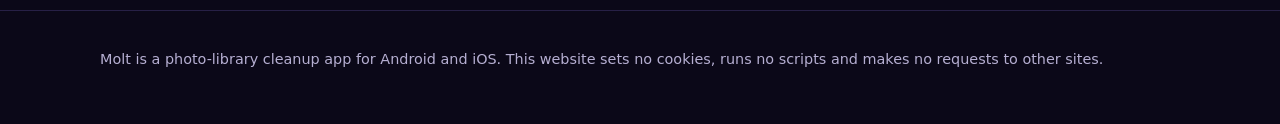
<file: site/privacy/index.html>
<!doctype html>
<html lang="en">
<head>
<meta charset="utf-8">
<meta name="viewport" content="width=device-width, initial-scale=1">
<title>Privacy Policy for Molt | Molt</title>
<meta name="description" content="Legal pages and support for Molt, the photo cleaner for Android and iOS.">
<meta name="color-scheme" content="light dark">
<link rel="icon" type="image/png" href="../assets/icon.png">
<link rel="stylesheet" href="../assets/site.css">
<link rel="alternate" hreflang="en" href="../privacy/">
<link rel="alternate" hreflang="sk" href="../sk/privacy/">
<link rel="alternate" hreflang="cs" href="../cs/privacy/">
<link rel="alternate" hreflang="x-default" href="../privacy/">
</head>
<body>
<a class="skip" href="#main">Skip to content</a>
<header class="site">
<div class="wrap bar">
<a class="brand" href="../"><img src="../assets/icon.png" alt="" width="32" height="32"><span>Molt</span></a>
<nav aria-label="Legal"><ul><li><a href="../">Home</a></li><li><a href="../privacy/" aria-current="page">Privacy Policy</a></li><li><a href="../terms/">Terms of Use (Android)</a></li><li><a href="../support/">Support</a></li></ul></nav>
<nav aria-label="Language" class="langs"><ul><li><a href="../privacy/" lang="en" hreflang="en" aria-current="true">EN</a></li><li><a href="../sk/privacy/" lang="sk" hreflang="sk">SK</a></li><li><a href="../cs/privacy/" lang="cs" hreflang="cs">CS</a></li></ul></nav>
</div>
</header>
<main id="main" class="wrap">
<h1>Privacy Policy for Molt</h1>
<p>Effective date: <mark class="ph">[[EFFECTIVE_DATE]]</mark></p>
<p>Molt ("the app") helps you free storage and tidy up your gallery: it finds photos and videos that are likely worth deleting, helps you sort photos into albums and can replace large videos with smaller copies. It is built so that your photos and videos never leave your device. This policy explains what the app processes, what leaves your device, and your rights.</p>
<h2 id="s1">1. Who we are</h2>
<p>The controller responsible for the processing described here is:</p>
<p><mark class="ph">[[OPERATOR_NAME]]</mark><br>
<mark class="ph">[[OPERATOR_ADDRESS]]</mark><br>
Company ID: <mark class="ph">[[OPERATOR_ID]]</mark><br>
E-mail: <mark class="ph">[[CONTACT_EMAIL]]</mark></p>
<h2 id="s2">2. What the app processes on your device only</h2>
<p><strong>Photo and video library.</strong> With your permission (full or limited access), the app reads the photos and videos in your library and their details (such as date, size, dimensions, file type, whether you marked them as favourites and, on Android, the folder they are in). It uses them to find exact and near duplicates, series of similar shots, blurry photos, old screenshots, accidental shots (very dark, blank or heavily shaken photos), photos received in chat apps and large videos, and to offer review by month and by trip. Photos received in WhatsApp or Telegram are recognized on Android by the folders those apps save to, and on iPhone by albums named "WhatsApp" or "Telegram". This analysis runs entirely on your device and also works offline.</p>
<p><strong>iCloud Photos on iPhone (optional, on by default).</strong> If you use iCloud Photos with "Optimize iPhone Storage", the original of some photos is stored only in iCloud and your iPhone keeps just a small preview. While you are looking at such a photo (on a swipe card or in the full-screen view) and the setting "Load sharp versions from iCloud" is on (Settings, on by default), iOS downloads that photo from your own iCloud so that it can be shown sharply. The download is made by iOS from Apple's iCloud under your Apple Account, not by the app: the app itself sends nothing anywhere, it does not save the downloaded image, and the scan, the analysis, the recognition and video shrinking never download anything. You can turn the setting off at any time; photos stored only in iCloud are then shown as the small preview on your iPhone.</p>
<p><strong>Recognizing documents, codes and faces (on device).</strong> To suggest albums for receipts, invoices, tickets, IDs and other documents, and to warn you before you delete a photo that contains a ticket or a QR code, the app examines photos that look like paper and screenshots. On iPhone it uses Apple's Vision framework built into iOS to read text and codes; on Android it uses its own analysis of the layout of text lines and the open-source ZXing code reader, and it does not read the words. Any recognized text is used only in the device's memory: it is never saved, logged or sent. The app keeps only the kind of item (for example "receipt", "ticket" or "ID document"), a confidence score and which kinds of codes were found. On iPhone only, within a series of similar shots, the app also detects faces to point out closed eyes, a face looking away or a face cut off at the edge. It keeps only the number of faces, these hints and a quality score. It does not recognize who is in a photo, does not create face templates and does not compare faces between photos.</p>
<p><strong>Photo locations for trips.</strong> "Trips and events" groups your photos by the time they were taken and, where available, by the place stored in the photo. The app reads photo locations only after you turn on "Use photo locations for trips" (Settings or the Trips screen, off by default); while it is off, trips are found by date only. On iPhone the app then reads the location that iOS stores with each photo, as part of the photo access you granted, while it builds the list; it is kept only in memory and not saved by the app. On Android, Android may ask you to allow access to photo locations when you turn the setting on, and the app then saves a rounded location (to about 1 km) for each photo in its private cache so that it does not have to read the photo again; turning the setting off deletes these saved locations. With the setting on, on both platforms the app works out the area where you took photos on the most days only to label a trip "Away from home"; this is not saved. The app shows no place names and no maps and looks nothing up on the internet.</p>
<p><strong>Albums and moving photos.</strong> When you swipe a photo up or accept an album suggestion, the app puts the photo into the album you chose. On iPhone the photo is added to the album and stays in your library as before; the app remembers which albums it created. On Android, albums are folders, so the photo is moved into the folder <code>Pictures/&lt;album&gt;</code> after you confirm the system's dialog; if you back up only some folders (for example in Google Photos), check that the new folder is backed up too. Your chosen albums, the photos waiting for an album and a short record of a move in progress (to finish or undo it safely if the app is interrupted) are stored on your device only.</p>
<p><strong>Temporary photos.</strong> If you mark a photo as temporary, the app stores the photo's identifier, its size and the dates of marking and of the reminder (after 7 days), so that it can ask you later whether to delete it.</p>
<p><strong>Videos: shrinking and Live Photos (only when you start it).</strong> When you choose to shrink videos, the app makes a smaller copy of each video on your device, saves the copy to your library with the original date and place (on iPhone also in the same albums) and deletes the original only after you confirm the system's dialog. On iPhone you can also turn Live Photos into still photos: the app saves the photo part of the Live Photo, unchanged and with its details, as a new photo and deletes the original Live Photo only after you confirm the system's dialog. While this runs, the copies are kept temporarily in the app's private storage and deleted afterwards. To finish or undo the work safely if the app is interrupted, the app keeps a short record of the job (identifiers of the original and of the copy, the temporary file and the size) until it is done. On Android the app asks for access to photo locations when you first shrink a video, so that the copy keeps the place where the video was taken; if you refuse, the copy has no place but keeps its date. On Android a notification shows the progress while the work continues, and you can play the copy before replacing the original in your device's video player, which receives read-only access to that one temporary file. Nothing is uploaded or downloaded.</p>
<p><strong>Local analysis cache.</strong> To avoid analysing the same photo twice, the app stores small numeric results for each photo (an image hash, a mean colour, a sharpness score and brightness figures) together with technical details such as the photo's identifier, size and date, and the results of the recognition and, on Android if you turned it on, the rounded location described above. The cache contains no images, no pixels and no recognized text. It is stored in the app's private storage and is excluded from cloud and device backups.</p>
<p><strong>Your choices and settings.</strong> The photos you put in the in-app bin or keep, the number of deletions used today, your language, sound and haptics settings, whether you have seen the introduction, your album and widget settings, your autopilot rules and the last known status of your Pro purchase are stored on your device only. On iPhone, these settings (not the analysis cache) are kept in iOS's standard settings storage and may be included in the backup that iOS makes of your device to iCloud or to your computer, if you use it.</p>
<p><strong>Deletion.</strong> Photos and videos are deleted only after you confirm the system's own dialog. On iPhone, deleted items are moved to "Recently Deleted" in the Photos app for 30 days; with iCloud Photos, deletion also applies to your other devices. On Android, items are deleted permanently once you confirm.</p>
<p><strong>Autopilot rules (Pro, all off by default).</strong> If you turn on a rule (for example "old screenshots"), the app prepares on your device a batch from its own suggestions that match the rule. It never deletes anything by itself: you review the batch and every deletion still needs your confirmation in the system's dialog. Photos you keep from a batch are remembered so that they are not proposed again.</p>
<p><strong>Notifications (optional, off by default).</strong> If you turn on "Remind me to tidy up" in Settings (or "Tell me when a batch is ready" for autopilot), the app may show you a notification that your gallery could use a tidy-up or that a batch is ready. Notifications are created by the app on your device; we use no push notification service and no server sends them. To decide whether a reminder is worthwhile, the app uses its on-device analysis: on Android it re-checks your photo library in the background, at most about once per period you choose (weekly, every two weeks or monthly); on iPhone it uses the result of your last scan, and iOS may occasionally let the app count new photos in the background. For this the app stores on your device only the time of your last visit and of the last reminder, how many reminders you have not yet opened, and the last suggestion counts. None of it is sent anywhere, and a notification contains only these numbers (how many photos, how much space), never a photo. You can turn reminders off in the app's Settings or in your system's notification settings at any time; switching them off stops the background check. On Android, while videos are being shrunk, the app also shows a progress notification.</p>
<p><strong>Progress history and statistics.</strong> To show "In total: 14.2 GB freed" and your storage ring, the app keeps on your device a small log of your cleanups: when you deleted, shrank or moved items, how many (and how many of them were videos), and how many bytes were freed. It holds no photo, name, location or photo identifier and is not sent anywhere. The log is kept so that your totals survive a new scan or a change of settings; there is no option in the app to delete it, and it is deleted when you uninstall the app. The storage ring reads only the total and free space of your device, to display them to you.</p>
<p><strong>Home-screen widget (optional, only if you add it).</strong> If you add the Molt widget to your home screen, the app prepares five photos for the day from its suggestions and the widget shows small thumbnails of them with a progress count. On Android the app loads the thumbnails from your photo library when the widget is drawn and hands them to your home-screen app to display, as with any widget; it stores no copies. On iPhone the app saves small copies in its private shared container (an App Group that only the app and its widget can read) and deletes them when they are no longer needed or when access to your photos is lost; these copies are excluded from iCloud and computer backups of your iPhone, and they are removed when you uninstall the app. The widget works offline, sends nothing anywhere and only opens the app when you tap it; it never deletes anything. "Show photos in the widget" in Settings is on by default; turn it off to show numbers instead of pictures, and the thumbnails are no longer made.</p>
<p><strong>Progress card and sharing (optional, only when you tap Share).</strong> The app can draw a picture of your totals (space freed, number of items cleaned up, since which month, a ring of your storage). It is drawn on your device and contains no photo. When you tap Share, it is saved temporarily in the app's private cache and handed to your system's share sheet, where you choose the recipient; we do not receive it and the app keeps no record of where it went. On iPhone, if you choose "Save Image" in the share sheet, iOS asks your permission for the app to add the picture to your photo library. The temporary file is replaced at the next share and deleted when the app starts.</p>
<p><strong>Technical logs.</strong> The app writes performance figures (counts, durations, memory use) to your device's system log. They contain no photo names, identifiers, paths, recognized text or locations and are not sent to us.</p>
<p>None of this data is transmitted to us or to anyone else. We have no server that receives your photos, videos, thumbnails, fingerprints, recognition results, locations, statistics or choices.</p>
<h2 id="s3">3. What leaves your device: purchases</h2>
<p>The app is free to use with a daily limit of free deletions. If you buy Molt Pro (a weekly or yearly subscription, or a one-time lifetime purchase), the purchase is processed as follows:</p>
<ul><li><strong>Apple (App Store) or Google (Google Play)</strong> handle the payment under their own terms and privacy policies. We do not receive your payment details, name or e-mail address. On Android, the Google Play Billing library built into the app is part of Google's payment system: it may send technical data to Google under Google's own terms and privacy policy (see <a href="https://play.google.com/sdks/details/com-android-billingclient-billing" rel="noopener noreferrer">https://play.google.com/sdks/details/com-android-billingclient-billing</a>), not to us.</li><li><strong>RevenueCat, Inc.</strong> (USA) is our service provider for managing purchases. The app's built-in RevenueCat software sends to RevenueCat: a random, anonymous app user ID created on your device, the store's purchase receipt or token, the products, prices, currency, store country and transaction dates, and technical information needed to process the request (such as the app version, operating system version and device language). As with any internet connection, RevenueCat's servers also receive your IP address.</li></ul>
<p><strong>Purposes:</strong> to confirm and restore your Pro access (performance of the contract with you, Art. 6(1)(b) GDPR), and to give us aggregated purchase statistics in RevenueCat's dashboard, such as revenue, renewals and conversions (our legitimate interest in running the app, Art. 6(1)(f) GDPR).</p>
<p>The anonymous app user ID is not linked to your name, e-mail or any account, and we do not use it to track you across other apps or websites. RevenueCat processes this data on our behalf under its Data Processing Addendum. RevenueCat is located in the United States; transfers rely on the safeguards in that addendum, such as the EU Standard Contractual Clauses <mark class="ph">[[CONFIRM_REVENUECAT_DPA]]</mark>. RevenueCat's privacy policy: <a href="https://www.revenuecat.com/privacy" rel="noopener noreferrer">https://www.revenuecat.com/privacy</a></p>
<p><strong>Retention:</strong> RevenueCat keeps purchase records for as long as we use its service, unless we delete them earlier on your request (section 6). Apple and Google keep their records according to their own policies.</p>
<p>Your photos, videos, thumbnails, analysis and recognition results, locations and statistics are never sent to RevenueCat, Apple, Google or us.</p>
<h2 id="s4">4. No ads, no tracking, no analytics on your photos</h2>
<p>The app contains no advertising, no advertising identifiers, no tracking and no third-party analytics or crash-reporting SDK. The only analytics are the purchase statistics described in section 3. The app itself needs an internet connection only for purchases; the analysis, the recognition of text, codes and faces, trips and video shrinking all work offline. On iPhone, with the iCloud setting on, iOS (not the app) may also download your own iCloud photos so that it can show them sharply.</p>
<h2 id="s5">5. Children</h2>
<p>The app is not directed at children and we do not knowingly collect personal data from children.</p>
<h2 id="s6">6. Deleting your data</h2>
<ul><li><strong>Data on your device:</strong> uninstalling the app deletes its cache, the statistics log, the widget thumbnails, your choices and settings. Your photos and videos remain in your library unless you deleted or replaced them with the app; albums and folders the app created for you stay in your library too. On Android, turning off "Use photo locations for trips" deletes the saved photo locations at once.</li><li><strong>Purchase data at RevenueCat:</strong> e-mail us at <mark class="ph">[[CONTACT_EMAIL]]</mark> and we will delete the RevenueCat records of your anonymous app user ID. Because the ID is anonymous, please include the store's order or transaction number (for example from your Apple or Google Play receipt) so we can find the record. Deleting this data does not cancel a subscription; cancel it in your App Store or Google Play account settings.</li><li>Payment records kept by Apple or Google are subject to their policies.</li></ul>
<h2 id="s7">7. Your rights (EU/EEA, including Slovakia and the Czech Republic)</h2>
<p>Under the GDPR you have the right to access your data, to have it corrected or deleted, to restrict its processing, to data portability, and to object to processing based on legitimate interests. Contact us at <mark class="ph">[[CONTACT_EMAIL]]</mark>. We answer within one month.</p>
<p>You also have the right to lodge a complaint with a supervisory authority, in particular in the EU country where you live. In Slovakia this is the Office for Personal Data Protection of the Slovak Republic (Úrad na ochranu osobných údajov Slovenskej republiky, dataprotection.gov.sk); in the Czech Republic the Office for Personal Data Protection (Úřad pro ochranu osobních údajů, uoou.gov.cz).</p>
<h2 id="s8">8. Changes to this policy</h2>
<p>If the app starts processing data differently, we will update this policy and change the effective date above before the change takes effect. Significant changes will also be mentioned in the app's release notes.</p>
<h2 id="s9">9. Contact</h2>
<p><mark class="ph">[[OPERATOR_NAME]]</mark>, <mark class="ph">[[CONTACT_EMAIL]]</mark></p>
</main>
<footer class="site"><div class="wrap"><p>Molt is a photo-library cleanup app for Android and iOS. This website sets no cookies, runs no scripts and makes no requests to other sites.</p></div></footer>
</body>
</html>
</file>
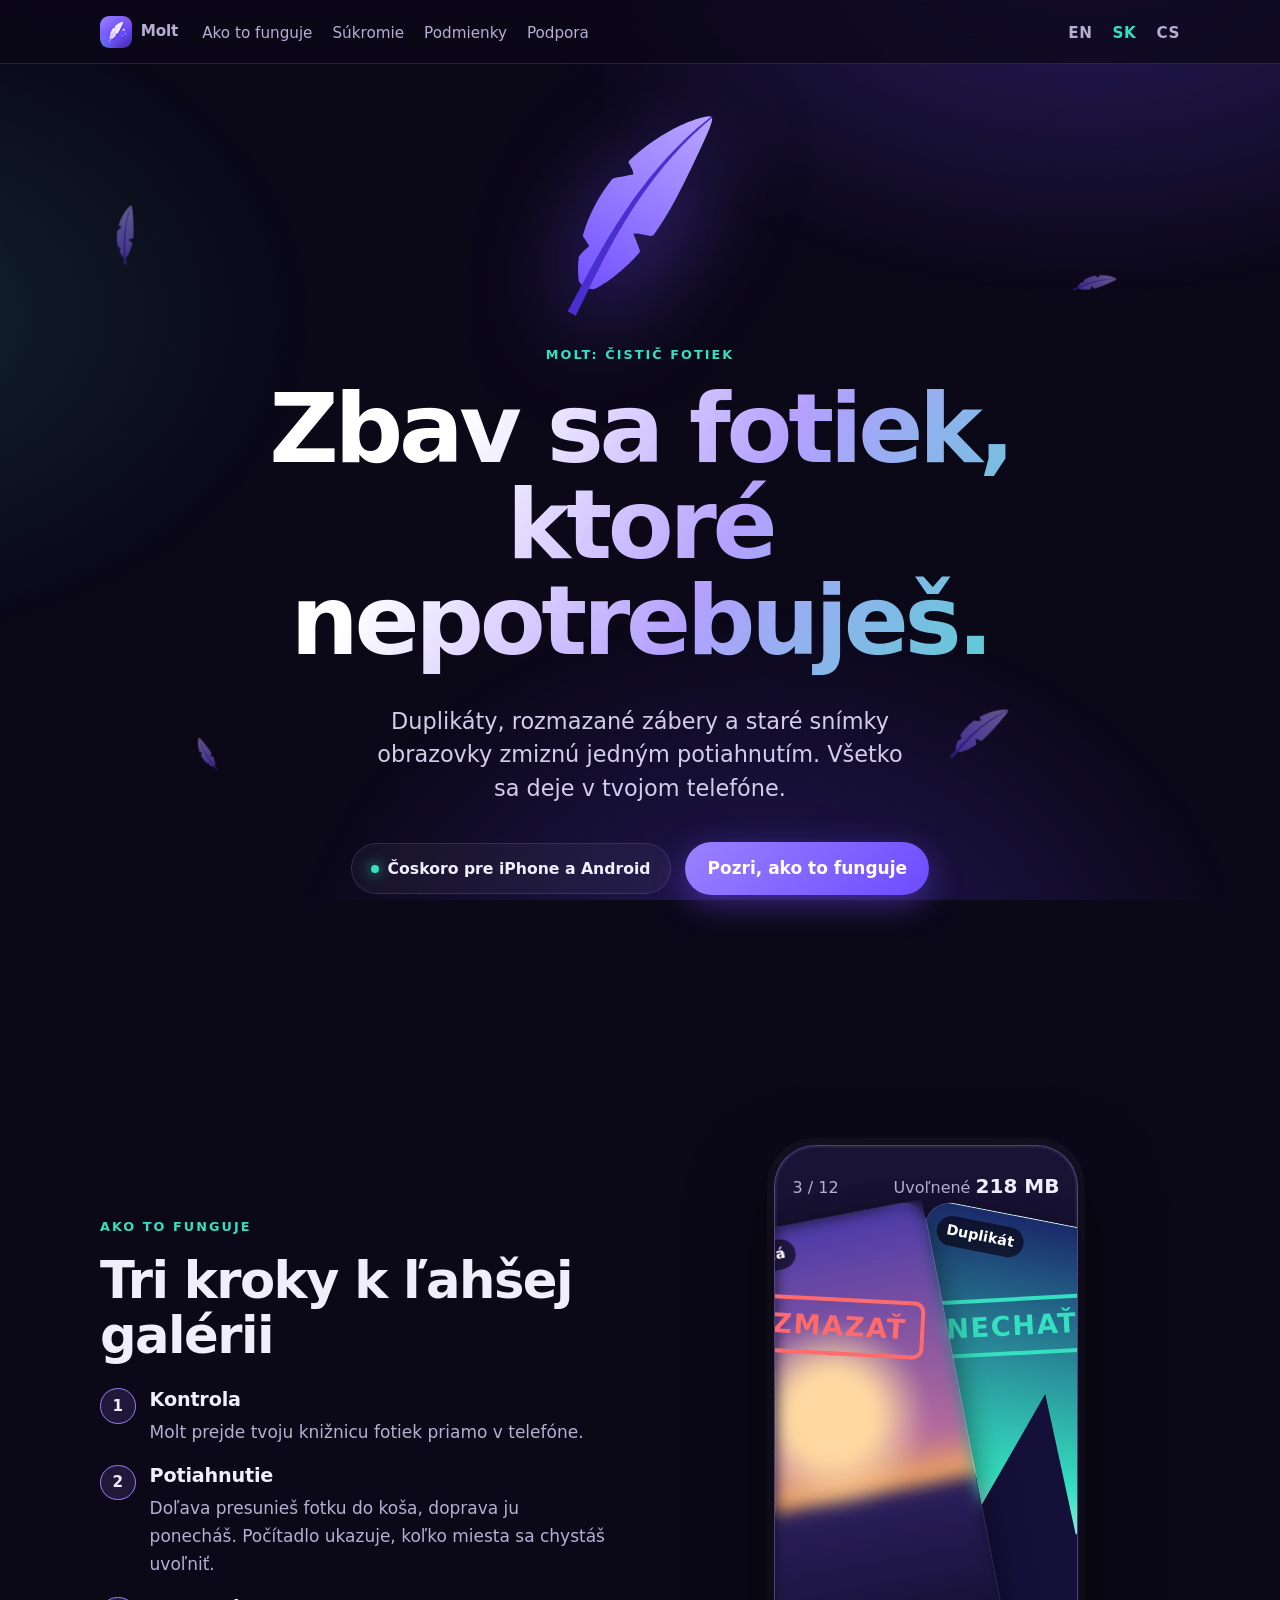
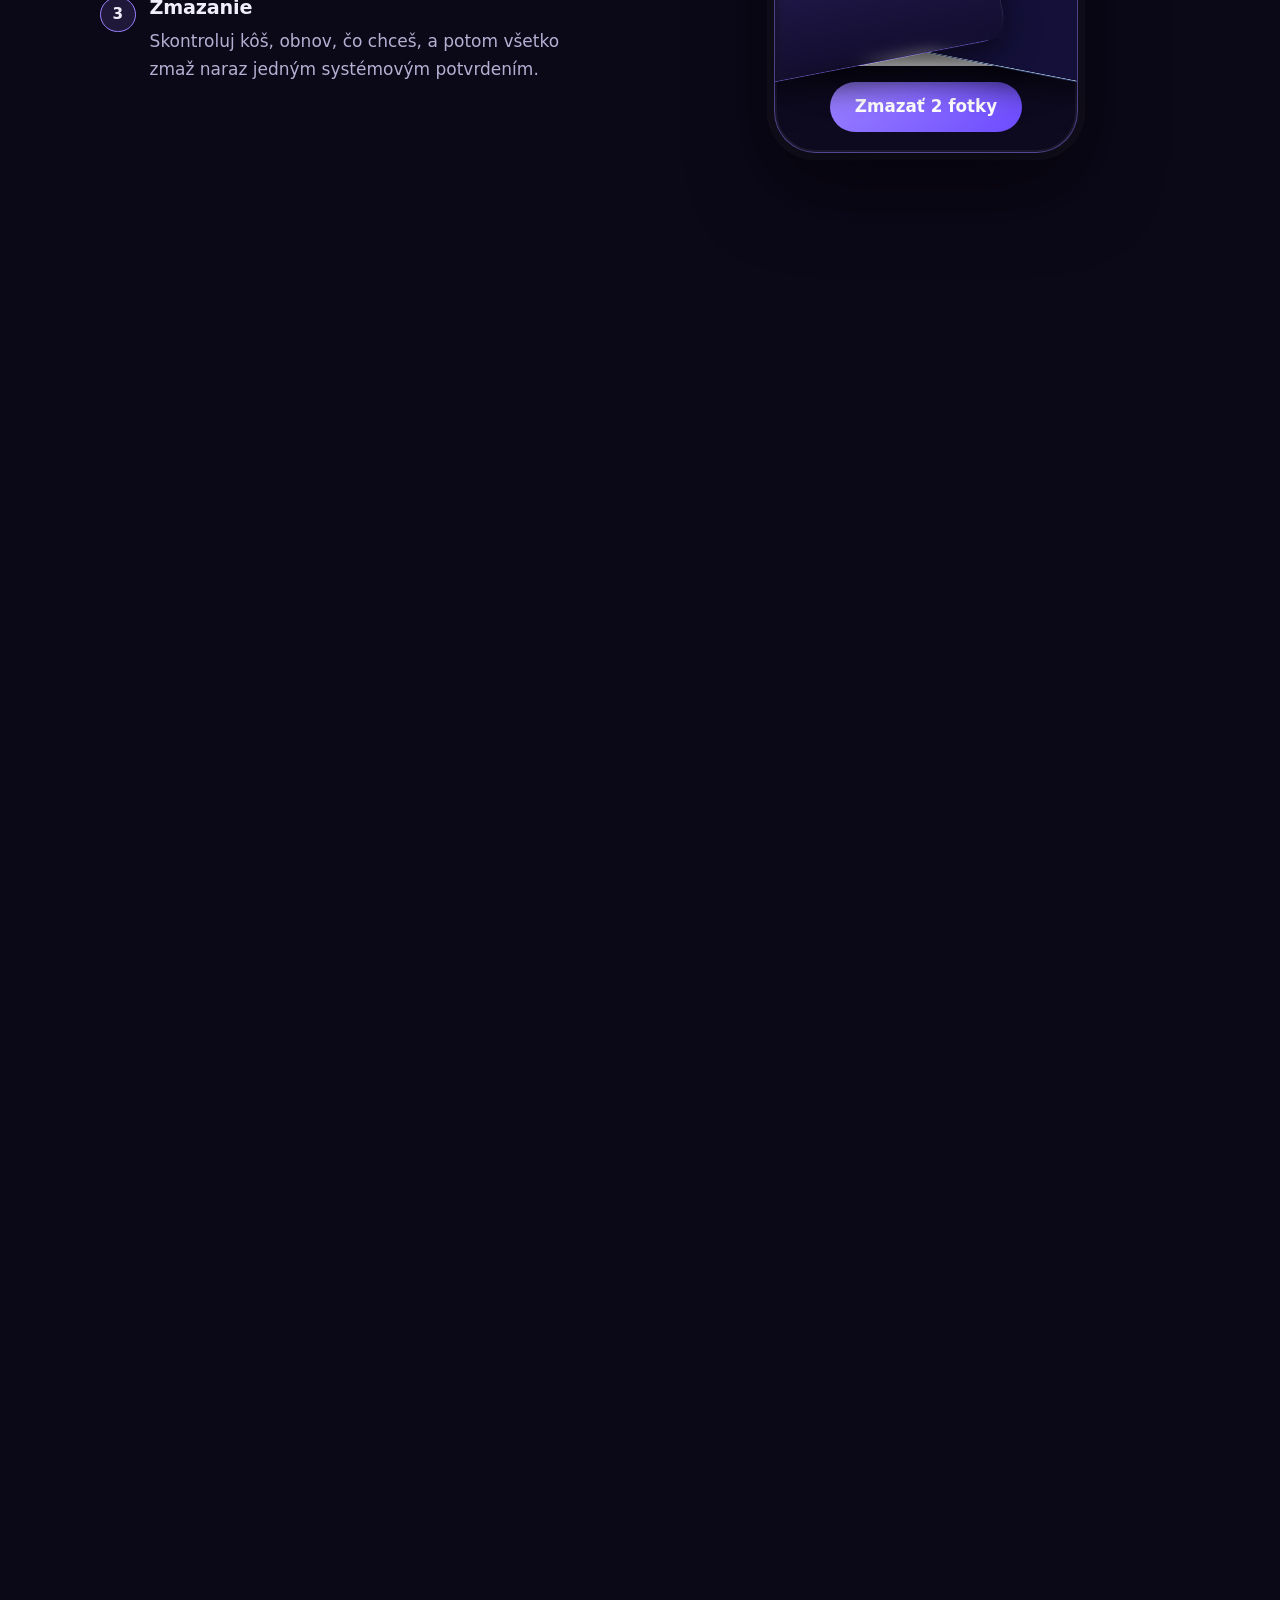
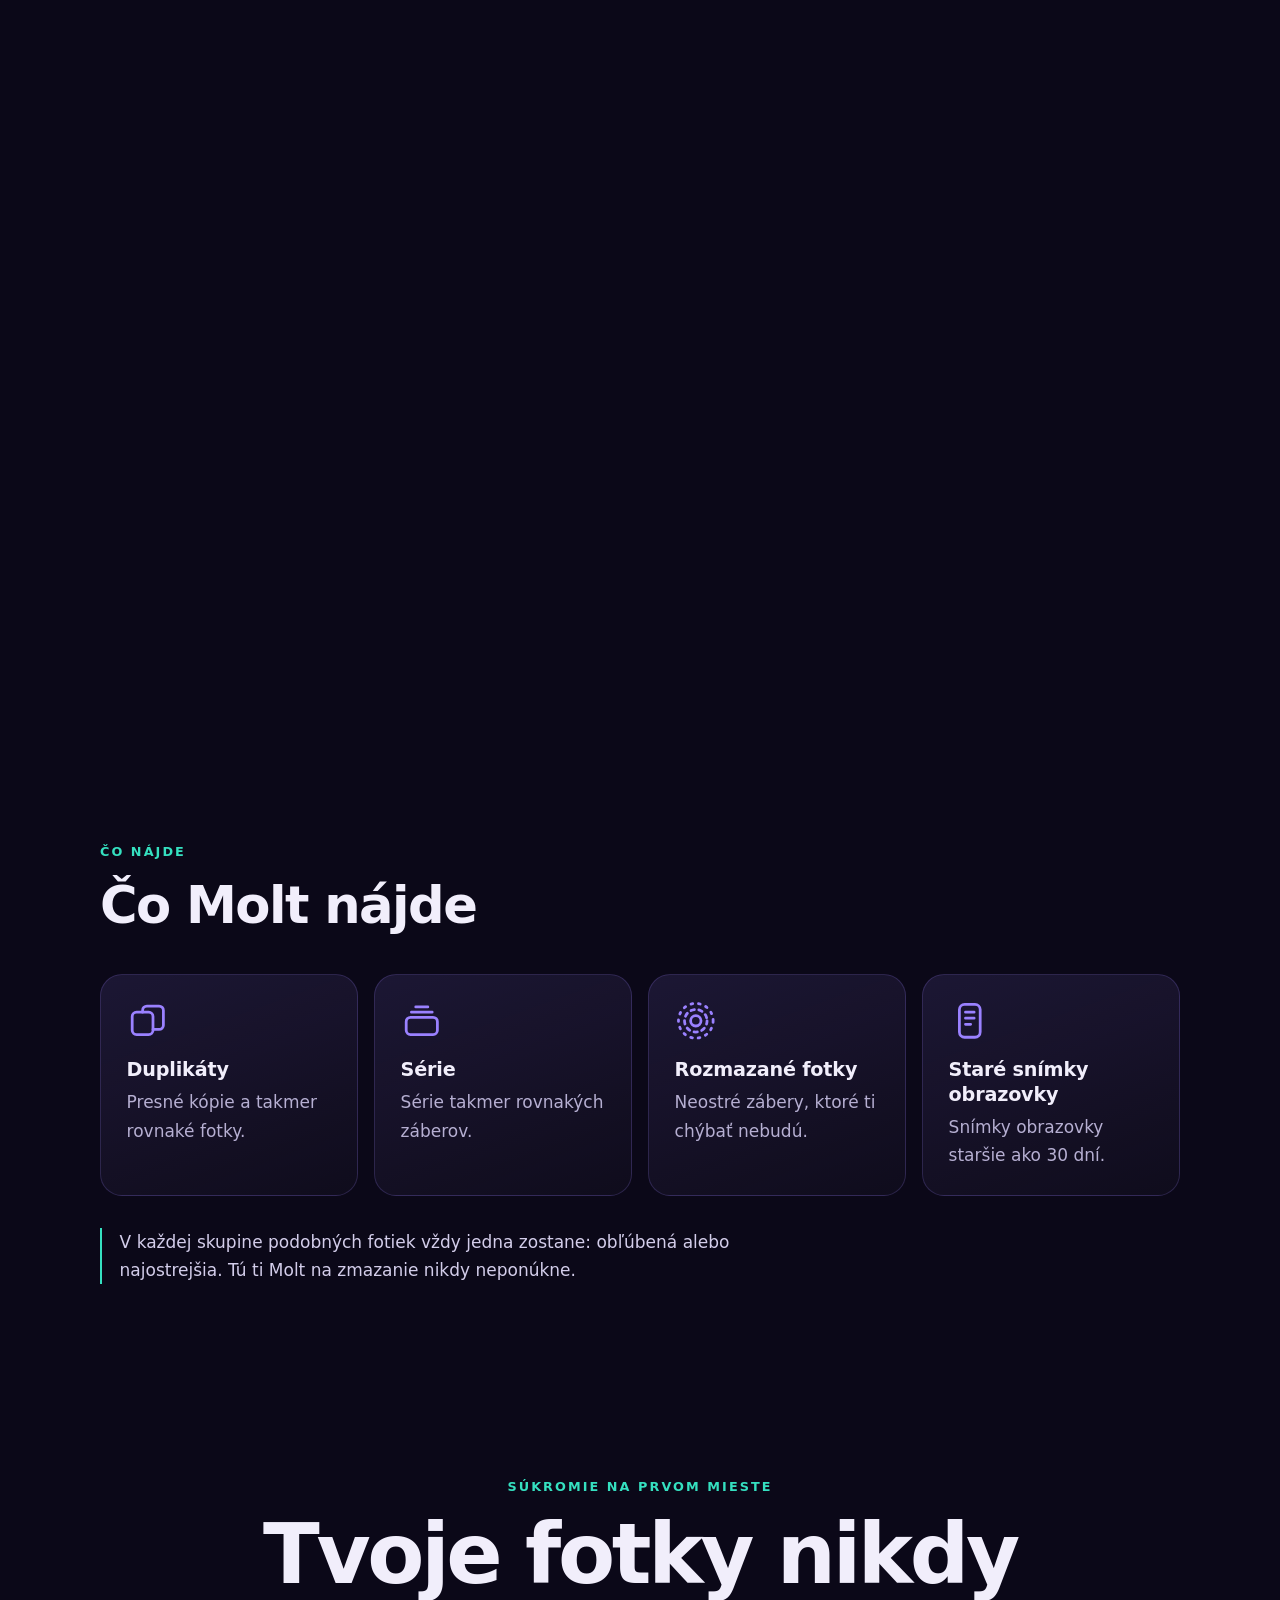
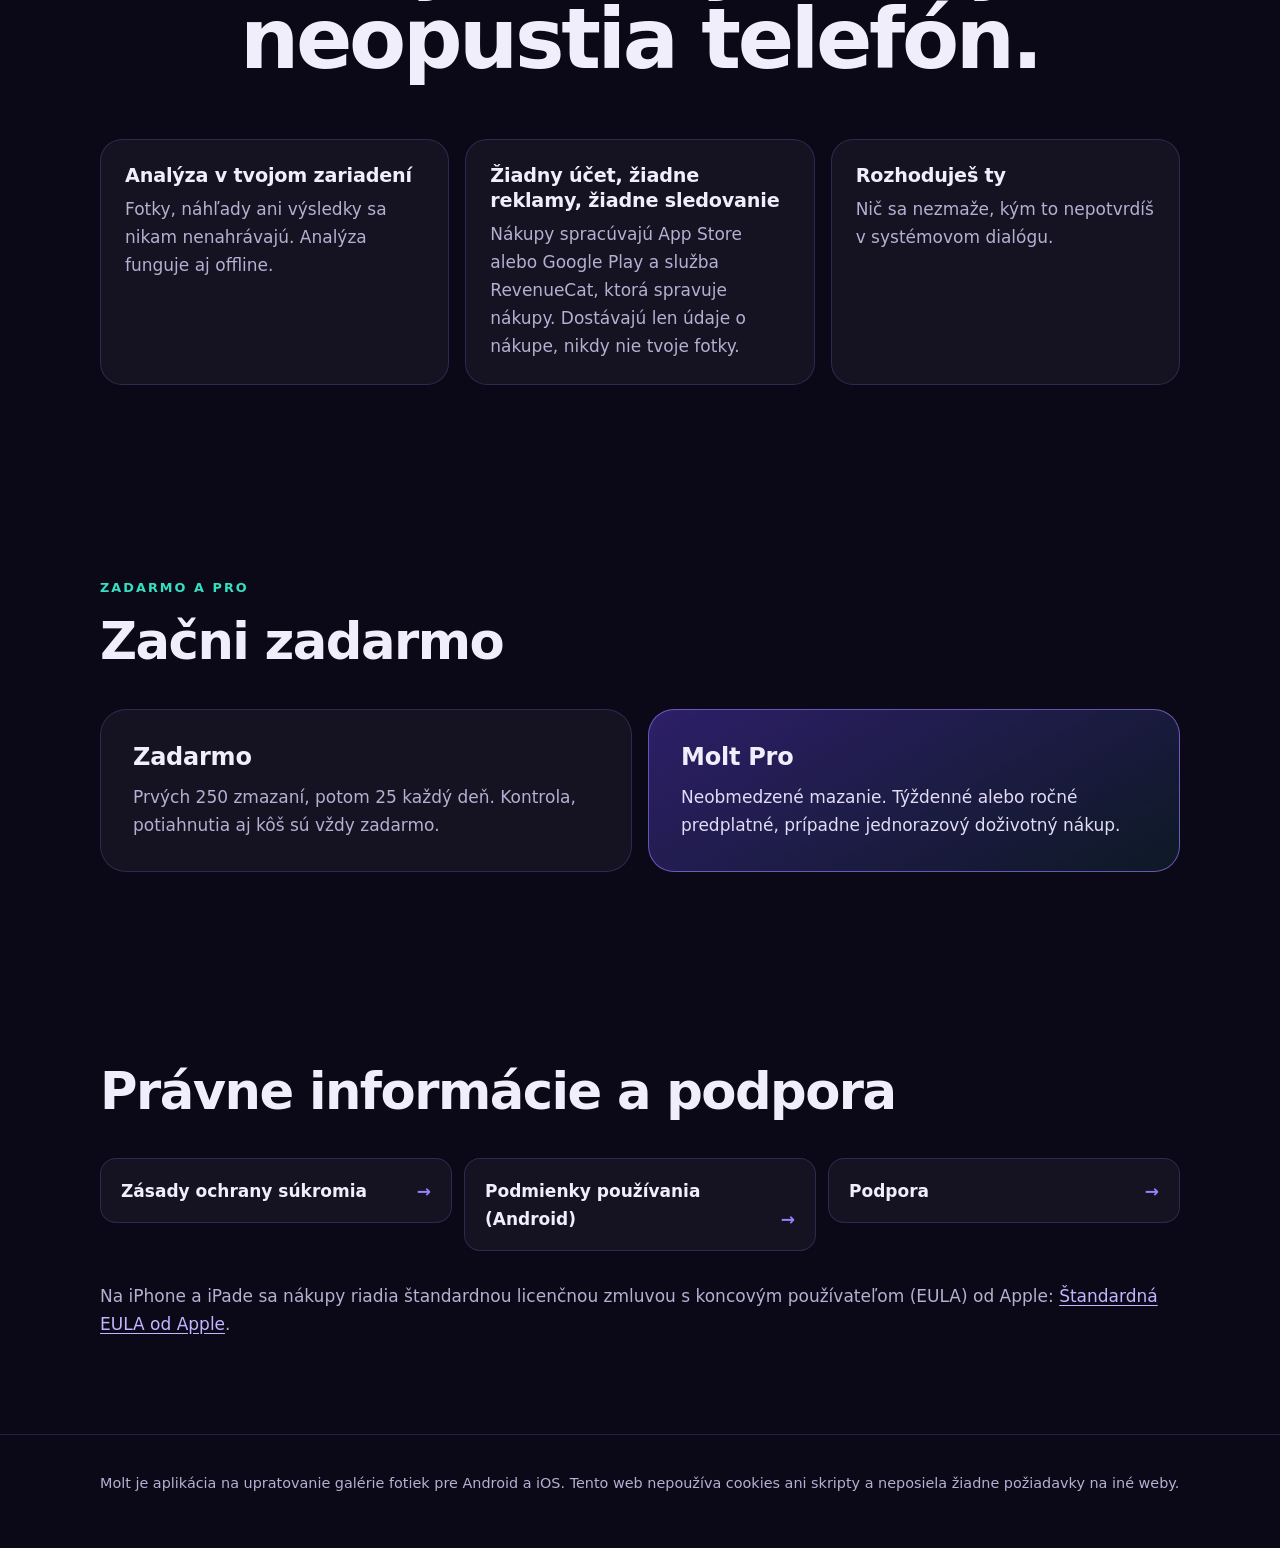
<file: site/sk/index.html>
<!doctype html>
<html lang="sk">
<head>
<meta charset="utf-8">
<meta name="viewport" content="width=device-width, initial-scale=1">
<title>Molt: Čistič fotiek</title>
<meta name="description" content="Molt nájde duplikáty, rozmazané zábery a staré snímky obrazovky a nechá ťa ich zahodiť potiahnutím. Všetko sa analyzuje v tvojom telefóne.">
<meta name="color-scheme" content="dark">
<meta name="theme-color" content="#0b0818">
<link rel="icon" type="image/png" href="../assets/icon.png">
<link rel="stylesheet" href="../assets/site.css">
<link rel="alternate" hreflang="en" href="../">
<link rel="alternate" hreflang="sk" href="../sk/">
<link rel="alternate" hreflang="cs" href="../cs/">
<link rel="alternate" hreflang="x-default" href="../">
</head>
<body>
<a class="skip" href="#main">Preskočiť na obsah</a>
<header class="site">
<div class="wrap bar">
<a class="brand" href="../sk/"><img src="../assets/icon.png" alt="" width="32" height="32"><span>Molt</span></a>
<nav aria-label="Stránka"><ul><li><a href="#how">Ako to funguje</a></li><li><a href="../sk/privacy/">Súkromie</a></li><li><a href="../sk/terms/">Podmienky</a></li><li><a href="../sk/support/">Podpora</a></li></ul></nav>
<nav aria-label="Jazyk" class="langs"><ul><li><a href="../" lang="en" hreflang="en">EN</a></li><li><a href="../sk/" lang="sk" hreflang="sk" aria-current="true">SK</a></li><li><a href="../cs/" lang="cs" hreflang="cs">CS</a></li></ul></nav>
</div>
</header>
<main id="main" class="landing">

<section class="hero">
<img class="fleck" src="../assets/feather.svg" alt="" style="--x:8%;--y:16%;--s:3.2rem;--r:-30deg;--dx:-6vw;--dy:55vh;--r2:140deg">
<img class="fleck" src="../assets/feather.svg" alt="" style="--x:84%;--y:22%;--s:2.4rem;--r:40deg;--dx:5vw;--dy:38vh;--r2:-110deg">
<img class="fleck" src="../assets/feather.svg" alt="" style="--x:74%;--y:70%;--s:4rem;--r:15deg;--dx:8vw;--dy:24vh;--r2:200deg">
<img class="fleck" src="../assets/feather.svg" alt="" style="--x:15%;--y:74%;--s:2rem;--r:-65deg;--dx:-4vw;--dy:30vh;--r2:-160deg">
<div class="wrap wide">
<img class="plume" src="../assets/feather.svg" alt="" width="208" height="208">
<p class="eyebrow">Molt: Čistič fotiek</p>
<h1>Zbav sa fotiek, ktoré nepotrebuješ.</h1>
<p class="lead">Duplikáty, rozmazané zábery a staré snímky obrazovky zmiznú jedným potiahnutím. Všetko sa deje v tvojom telefóne.</p>
<div class="cta"><span class="pill">Čoskoro pre iPhone a Android</span><a class="btn" href="#how">Pozri, ako to funguje</a></div>
</div>
</section>

<section class="how" id="how">
<div class="stage">
<div class="wrap wide">
<div>
<p class="eyebrow">Ako to funguje</p>
<h2>Tri kroky k ľahšej galérii</h2>
<ol class="steps"><li><h3>Kontrola</h3><p>Molt prejde tvoju knižnicu fotiek priamo v telefóne.</p></li><li><h3>Potiahnutie</h3><p>Doľava presunieš fotku do koša, doprava ju ponecháš. Počítadlo ukazuje, koľko miesta sa chystáš uvoľniť.</p></li><li><h3>Zmazanie</h3><p>Skontroluj kôš, obnov, čo chceš, a potom všetko zmaž naraz jedným systémovým potvrdením.</p></li></ol>
</div>
<div class="phone" role="img" aria-label="Ilustrácia potiahnutí: rozmazaná fotka ide doľava do koša, dobrá fotka ide doprava a zostáva, snímka obrazovky ide do koša.">
<div class="top" aria-hidden="true"><span>3 / 12</span><span class="freed">Uvoľnené <b></b></span></div>
<div class="deck" aria-hidden="true">
<div class="card c-shot"><span class="chip">Snímka obrazovky</span><span class="stamp del">ZMAZAŤ</span></div>
<div class="card c-peak"><span class="chip">Duplikát</span><span class="stamp keep">NECHAŤ</span></div>
<div class="card c-blur"><span class="chip">Rozmazaná</span><span class="stamp del">ZMAZAŤ</span></div>
<div class="scan"></div>
</div>
<div class="go" aria-hidden="true">Zmazať 2 fotky</div>
</div>
</div>
</div>
</section>

<section class="finds">
<div class="wrap wide">
<p class="eyebrow rv">Čo nájde</p>
<h2 class="rv">Čo Molt nájde</h2>
<ul class="grid4"><li class="tile rv"><svg viewBox="0 0 24 24" aria-hidden="true"><rect x="3" y="7" width="12" height="13" rx="2.5"/><path d="M9 7V6a2.5 2.5 0 0 1 2.5-2.5h7A2.5 2.5 0 0 1 21 6v8.5a2.5 2.5 0 0 1-2.5 2.5H15"/></svg><h3>Duplikáty</h3><p>Presné kópie a takmer rovnaké fotky.</p></li><li class="tile rv"><svg viewBox="0 0 24 24" aria-hidden="true"><rect x="3" y="10" width="18" height="10" rx="2.5"/><path d="M6 7h12M8.5 4h7"/></svg><h3>Série</h3><p>Série takmer rovnakých záberov.</p></li><li class="tile rv"><svg viewBox="0 0 24 24" aria-hidden="true"><circle cx="12" cy="12" r="3"/><circle cx="12" cy="12" r="6.5" stroke-dasharray="2 2.6"/><circle cx="12" cy="12" r="10" stroke-dasharray="1 3.4"/></svg><h3>Rozmazané fotky</h3><p>Neostré zábery, ktoré ti chýbať nebudú.</p></li><li class="tile rv"><svg viewBox="0 0 24 24" aria-hidden="true"><rect x="6" y="2.5" width="12" height="19" rx="3"/><path d="M9.5 7h5M9.5 10.5h5M9.5 14h3"/></svg><h3>Staré snímky obrazovky</h3><p>Snímky obrazovky staršie ako 30 dní.</p></li></ul>
<p class="note rv">V každej skupine podobných fotiek vždy jedna zostane: obľúbená alebo najostrejšia. Tú ti Molt na zmazanie nikdy neponúkne.</p>
</div>
</section>

<section class="privacy">
<div class="wrap wide">
<p class="eyebrow rv">Súkromie na prvom mieste</p>
<h2 class="big">Tvoje fotky nikdy neopustia telefón.</h2>
<ul class="grid3"><li class="rv"><h3>Analýza v tvojom zariadení</h3><p>Fotky, náhľady ani výsledky sa nikam nenahrávajú. Analýza funguje aj offline.</p></li><li class="rv"><h3>Žiadny účet, žiadne reklamy, žiadne sledovanie</h3><p>Nákupy spracúvajú App Store alebo Google Play a služba RevenueCat, ktorá spravuje nákupy. Dostávajú len údaje o nákupe, nikdy nie tvoje fotky.</p></li><li class="rv"><h3>Rozhoduješ ty</h3><p>Nič sa nezmaže, kým to nepotvrdíš v systémovom dialógu.</p></li></ul>
</div>
</section>

<section class="pricing">
<div class="wrap wide">
<p class="eyebrow rv">Zadarmo a Pro</p>
<h2 class="rv">Začni zadarmo</h2>
<div class="plans">
<div class="plan rv left"><h3>Zadarmo</h3><p>Prvých 250 zmazaní, potom 25 každý deň. Kontrola, potiahnutia aj kôš sú vždy zadarmo.</p></div>
<div class="plan pro rv right"><h3>Molt Pro</h3><p>Neobmedzené mazanie. Týždenné alebo ročné predplatné, prípadne jednorazový doživotný nákup.</p></div>
</div>
</div>
</section>

<section class="legal">
<div class="wrap wide">
<h2 class="rv">Právne informácie a podpora</h2>
<ul class="links">
<li><a href="../sk/privacy/">Zásady ochrany súkromia</a></li>
<li><a href="../sk/terms/">Podmienky používania (Android)</a></li>
<li><a href="../sk/support/">Podpora</a></li>
</ul>
<p>Na iPhone a iPade sa nákupy riadia štandardnou licenčnou zmluvou s koncovým používateľom (EULA) od Apple: <a href="https://www.apple.com/legal/internet-services/itunes/dev/stdeula/" rel="noopener noreferrer">Štandardná EULA od Apple</a>.</p>
</div>
</section>

</main>
<footer class="site"><div class="wrap"><p>Molt je aplikácia na upratovanie galérie fotiek pre Android a iOS. Tento web nepoužíva cookies ani skripty a neposiela žiadne požiadavky na iné weby.</p></div></footer>
</body>
</html>
</file>
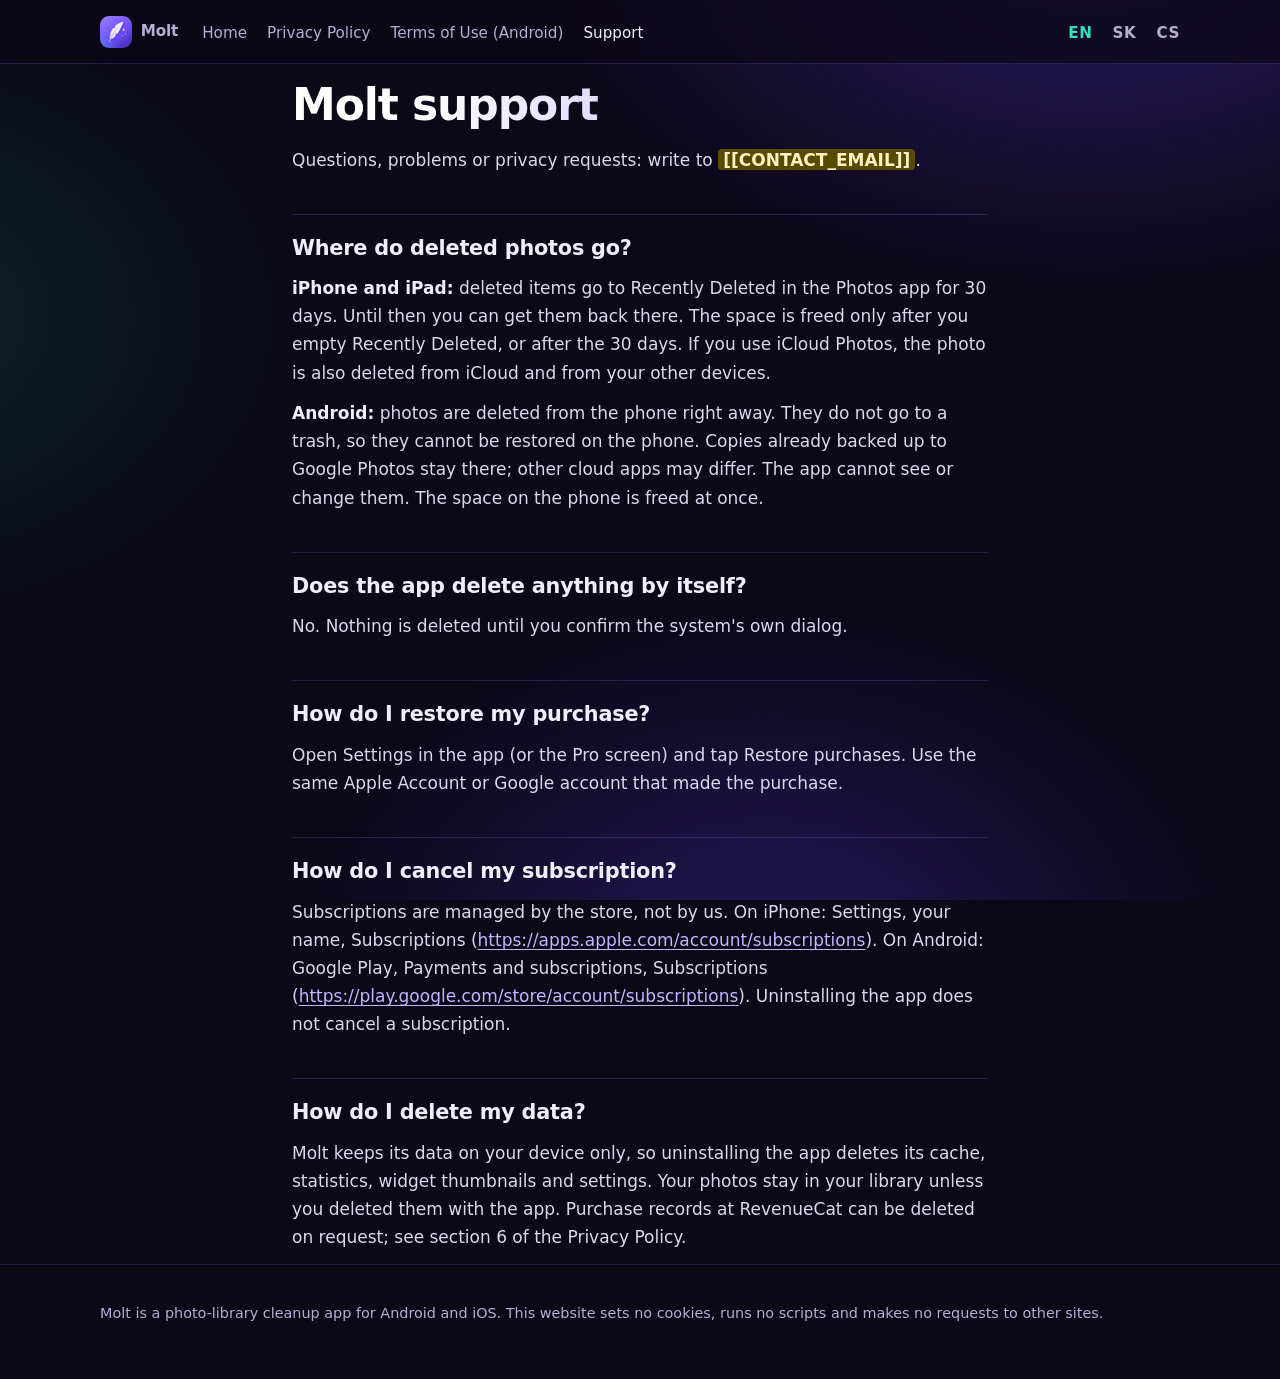
<file: site/support/index.html>
<!doctype html>
<html lang="en">
<head>
<meta charset="utf-8">
<meta name="viewport" content="width=device-width, initial-scale=1">
<title>Molt support | Molt</title>
<meta name="description" content="Legal pages and support for Molt, the photo cleaner for Android and iOS.">
<meta name="color-scheme" content="light dark">
<link rel="icon" type="image/png" href="../assets/icon.png">
<link rel="stylesheet" href="../assets/site.css">
<link rel="alternate" hreflang="en" href="../support/">
<link rel="alternate" hreflang="sk" href="../sk/support/">
<link rel="alternate" hreflang="cs" href="../cs/support/">
<link rel="alternate" hreflang="x-default" href="../support/">
</head>
<body>
<a class="skip" href="#main">Skip to content</a>
<header class="site">
<div class="wrap bar">
<a class="brand" href="../"><img src="../assets/icon.png" alt="" width="32" height="32"><span>Molt</span></a>
<nav aria-label="Legal"><ul><li><a href="../">Home</a></li><li><a href="../privacy/">Privacy Policy</a></li><li><a href="../terms/">Terms of Use (Android)</a></li><li><a href="../support/" aria-current="page">Support</a></li></ul></nav>
<nav aria-label="Language" class="langs"><ul><li><a href="../support/" lang="en" hreflang="en" aria-current="true">EN</a></li><li><a href="../sk/support/" lang="sk" hreflang="sk">SK</a></li><li><a href="../cs/support/" lang="cs" hreflang="cs">CS</a></li></ul></nav>
</div>
</header>
<main id="main" class="wrap">
<h1>Molt support</h1>
<p>Questions, problems or privacy requests: write to <mark class="ph">[[CONTACT_EMAIL]]</mark>.</p>
<h2 id="q1">Where do deleted photos go?</h2>
<p><strong>iPhone and iPad:</strong> deleted items go to Recently Deleted in the Photos app for 30 days. Until then you can get them back there. The space is freed only after you empty Recently Deleted, or after the 30 days. If you use iCloud Photos, the photo is also deleted from iCloud and from your other devices.</p>
<p><strong>Android:</strong> photos are deleted from the phone right away. They do not go to a trash, so they cannot be restored on the phone. Copies already backed up to Google Photos stay there; other cloud apps may differ. The app cannot see or change them. The space on the phone is freed at once.</p>
<h2 id="q2">Does the app delete anything by itself?</h2>
<p>No. Nothing is deleted until you confirm the system's own dialog.</p>
<h2 id="q3">How do I restore my purchase?</h2>
<p>Open Settings in the app (or the Pro screen) and tap Restore purchases. Use the same Apple Account or Google account that made the purchase.</p>
<h2 id="q4">How do I cancel my subscription?</h2>
<p>Subscriptions are managed by the store, not by us. On iPhone: Settings, your name, Subscriptions (<a href="https://apps.apple.com/account/subscriptions" rel="noopener noreferrer">https://apps.apple.com/account/subscriptions</a>). On Android: Google Play, Payments and subscriptions, Subscriptions (<a href="https://play.google.com/store/account/subscriptions" rel="noopener noreferrer">https://play.google.com/store/account/subscriptions</a>). Uninstalling the app does not cancel a subscription.</p>
<h2 id="q5">How do I delete my data?</h2>
<p>Molt keeps its data on your device only, so uninstalling the app deletes its cache, statistics, widget thumbnails and settings. Your photos stay in your library unless you deleted them with the app. Purchase records at RevenueCat can be deleted on request; see section 6 of the Privacy Policy.</p>

</main>
<footer class="site"><div class="wrap"><p>Molt is a photo-library cleanup app for Android and iOS. This website sets no cookies, runs no scripts and makes no requests to other sites.</p></div></footer>
</body>
</html>
</file>
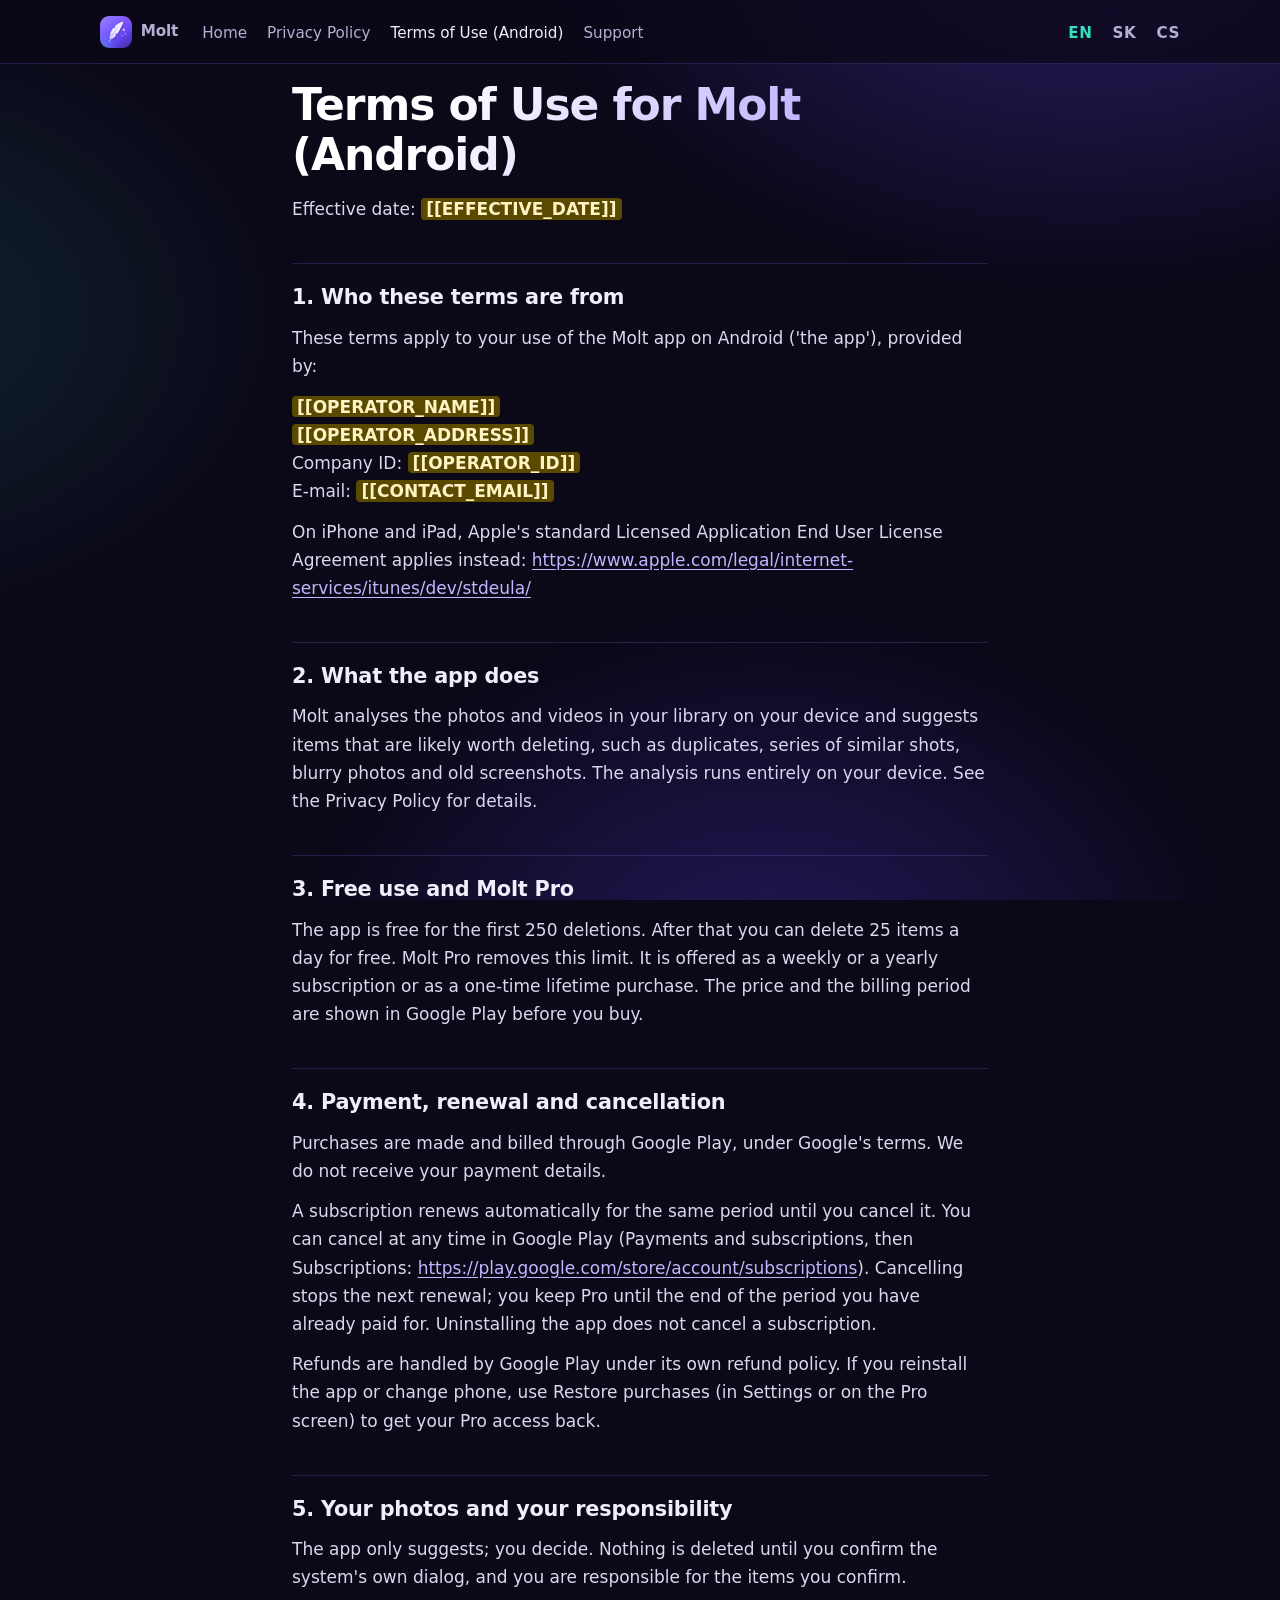
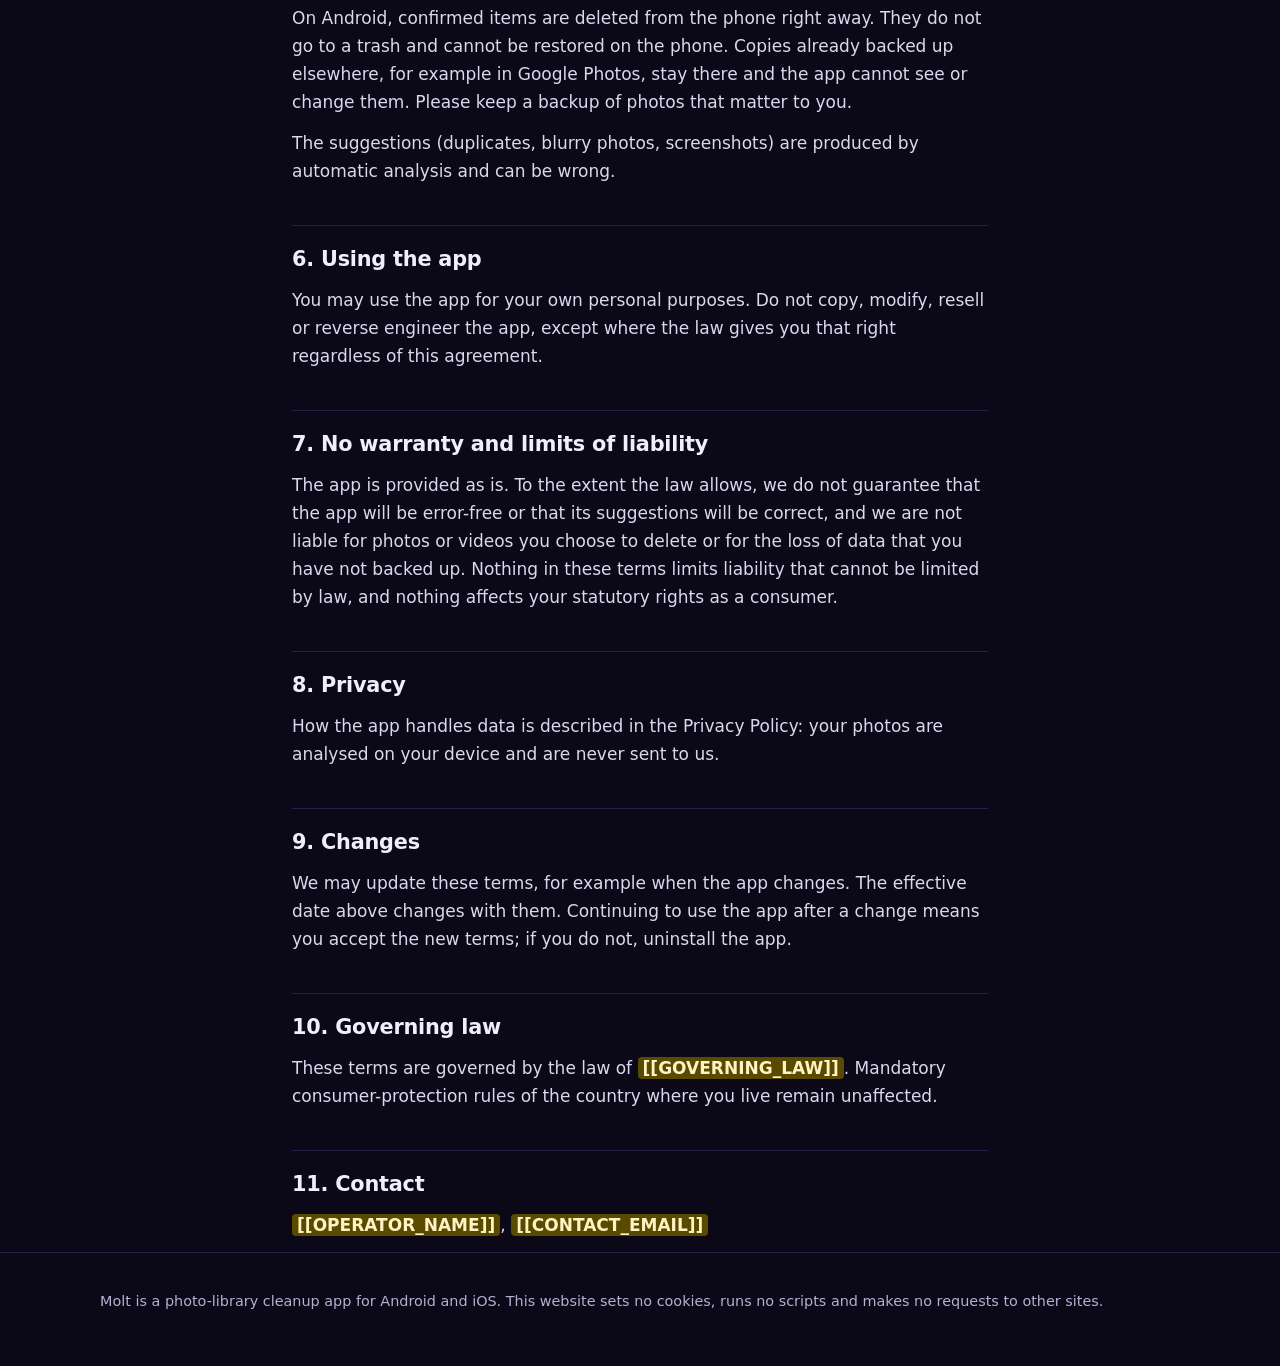
<file: site/terms/index.html>
<!doctype html>
<!-- Draft: under review. -->
<html lang="en">
<head>
<meta charset="utf-8">
<meta name="viewport" content="width=device-width, initial-scale=1">
<title>Terms of Use for Molt (Android) | Molt</title>
<meta name="description" content="Legal pages and support for Molt, the photo cleaner for Android and iOS.">
<meta name="color-scheme" content="light dark">
<link rel="icon" type="image/png" href="../assets/icon.png">
<link rel="stylesheet" href="../assets/site.css">
<link rel="alternate" hreflang="en" href="../terms/">
<link rel="alternate" hreflang="sk" href="../sk/terms/">
<link rel="alternate" hreflang="cs" href="../cs/terms/">
<link rel="alternate" hreflang="x-default" href="../terms/">
</head>
<body>
<a class="skip" href="#main">Skip to content</a>
<header class="site">
<div class="wrap bar">
<a class="brand" href="../"><img src="../assets/icon.png" alt="" width="32" height="32"><span>Molt</span></a>
<nav aria-label="Legal"><ul><li><a href="../">Home</a></li><li><a href="../privacy/">Privacy Policy</a></li><li><a href="../terms/" aria-current="page">Terms of Use (Android)</a></li><li><a href="../support/">Support</a></li></ul></nav>
<nav aria-label="Language" class="langs"><ul><li><a href="../terms/" lang="en" hreflang="en" aria-current="true">EN</a></li><li><a href="../sk/terms/" lang="sk" hreflang="sk">SK</a></li><li><a href="../cs/terms/" lang="cs" hreflang="cs">CS</a></li></ul></nav>
</div>
</header>
<main id="main" class="wrap">
<h1>Terms of Use for Molt (Android)</h1>
<p>Effective date: <mark class="ph">[[EFFECTIVE_DATE]]</mark></p>
<h2 id="s1">1. Who these terms are from</h2>
<p>These terms apply to your use of the Molt app on Android ('the app'), provided by:</p>
<p><mark class="ph">[[OPERATOR_NAME]]</mark><br>
<mark class="ph">[[OPERATOR_ADDRESS]]</mark><br>
Company ID: <mark class="ph">[[OPERATOR_ID]]</mark><br>
E-mail: <mark class="ph">[[CONTACT_EMAIL]]</mark></p>
<p>On iPhone and iPad, Apple's standard Licensed Application End User License Agreement applies instead: <a href="https://www.apple.com/legal/internet-services/itunes/dev/stdeula/" rel="noopener noreferrer">https://www.apple.com/legal/internet-services/itunes/dev/stdeula/</a></p>
<h2 id="s2">2. What the app does</h2>
<p>Molt analyses the photos and videos in your library on your device and suggests items that are likely worth deleting, such as duplicates, series of similar shots, blurry photos and old screenshots. The analysis runs entirely on your device. See the Privacy Policy for details.</p>
<h2 id="s3">3. Free use and Molt Pro</h2>
<p>The app is free for the first 250 deletions. After that you can delete 25 items a day for free. Molt Pro removes this limit. It is offered as a weekly or a yearly subscription or as a one-time lifetime purchase. The price and the billing period are shown in Google Play before you buy.</p>
<h2 id="s4">4. Payment, renewal and cancellation</h2>
<p>Purchases are made and billed through Google Play, under Google's terms. We do not receive your payment details.</p>
<p>A subscription renews automatically for the same period until you cancel it. You can cancel at any time in Google Play (Payments and subscriptions, then Subscriptions: <a href="https://play.google.com/store/account/subscriptions" rel="noopener noreferrer">https://play.google.com/store/account/subscriptions</a>). Cancelling stops the next renewal; you keep Pro until the end of the period you have already paid for. Uninstalling the app does not cancel a subscription.</p>
<p>Refunds are handled by Google Play under its own refund policy. If you reinstall the app or change phone, use Restore purchases (in Settings or on the Pro screen) to get your Pro access back.</p>
<h2 id="s5">5. Your photos and your responsibility</h2>
<p>The app only suggests; you decide. Nothing is deleted until you confirm the system's own dialog, and you are responsible for the items you confirm.</p>
<p>On Android, confirmed items are deleted from the phone right away. They do not go to a trash and cannot be restored on the phone. Copies already backed up elsewhere, for example in Google Photos, stay there and the app cannot see or change them. Please keep a backup of photos that matter to you.</p>
<p>The suggestions (duplicates, blurry photos, screenshots) are produced by automatic analysis and can be wrong.</p>
<h2 id="s6">6. Using the app</h2>
<p>You may use the app for your own personal purposes. Do not copy, modify, resell or reverse engineer the app, except where the law gives you that right regardless of this agreement.</p>
<h2 id="s7">7. No warranty and limits of liability</h2>
<p>The app is provided as is. To the extent the law allows, we do not guarantee that the app will be error-free or that its suggestions will be correct, and we are not liable for photos or videos you choose to delete or for the loss of data that you have not backed up. Nothing in these terms limits liability that cannot be limited by law, and nothing affects your statutory rights as a consumer.</p>
<h2 id="s8">8. Privacy</h2>
<p>How the app handles data is described in the Privacy Policy: your photos are analysed on your device and are never sent to us.</p>
<h2 id="s9">9. Changes</h2>
<p>We may update these terms, for example when the app changes. The effective date above changes with them. Continuing to use the app after a change means you accept the new terms; if you do not, uninstall the app.</p>
<h2 id="s10">10. Governing law</h2>
<p>These terms are governed by the law of <mark class="ph">[[GOVERNING_LAW]]</mark>. Mandatory consumer-protection rules of the country where you live remain unaffected.</p>
<h2 id="s11">11. Contact</h2>
<p><mark class="ph">[[OPERATOR_NAME]]</mark>, <mark class="ph">[[CONTACT_EMAIL]]</mark></p>

</main>
<footer class="site"><div class="wrap"><p>Molt is a photo-library cleanup app for Android and iOS. This website sets no cookies, runs no scripts and makes no requests to other sites.</p></div></footer>
</body>
</html>
</file>
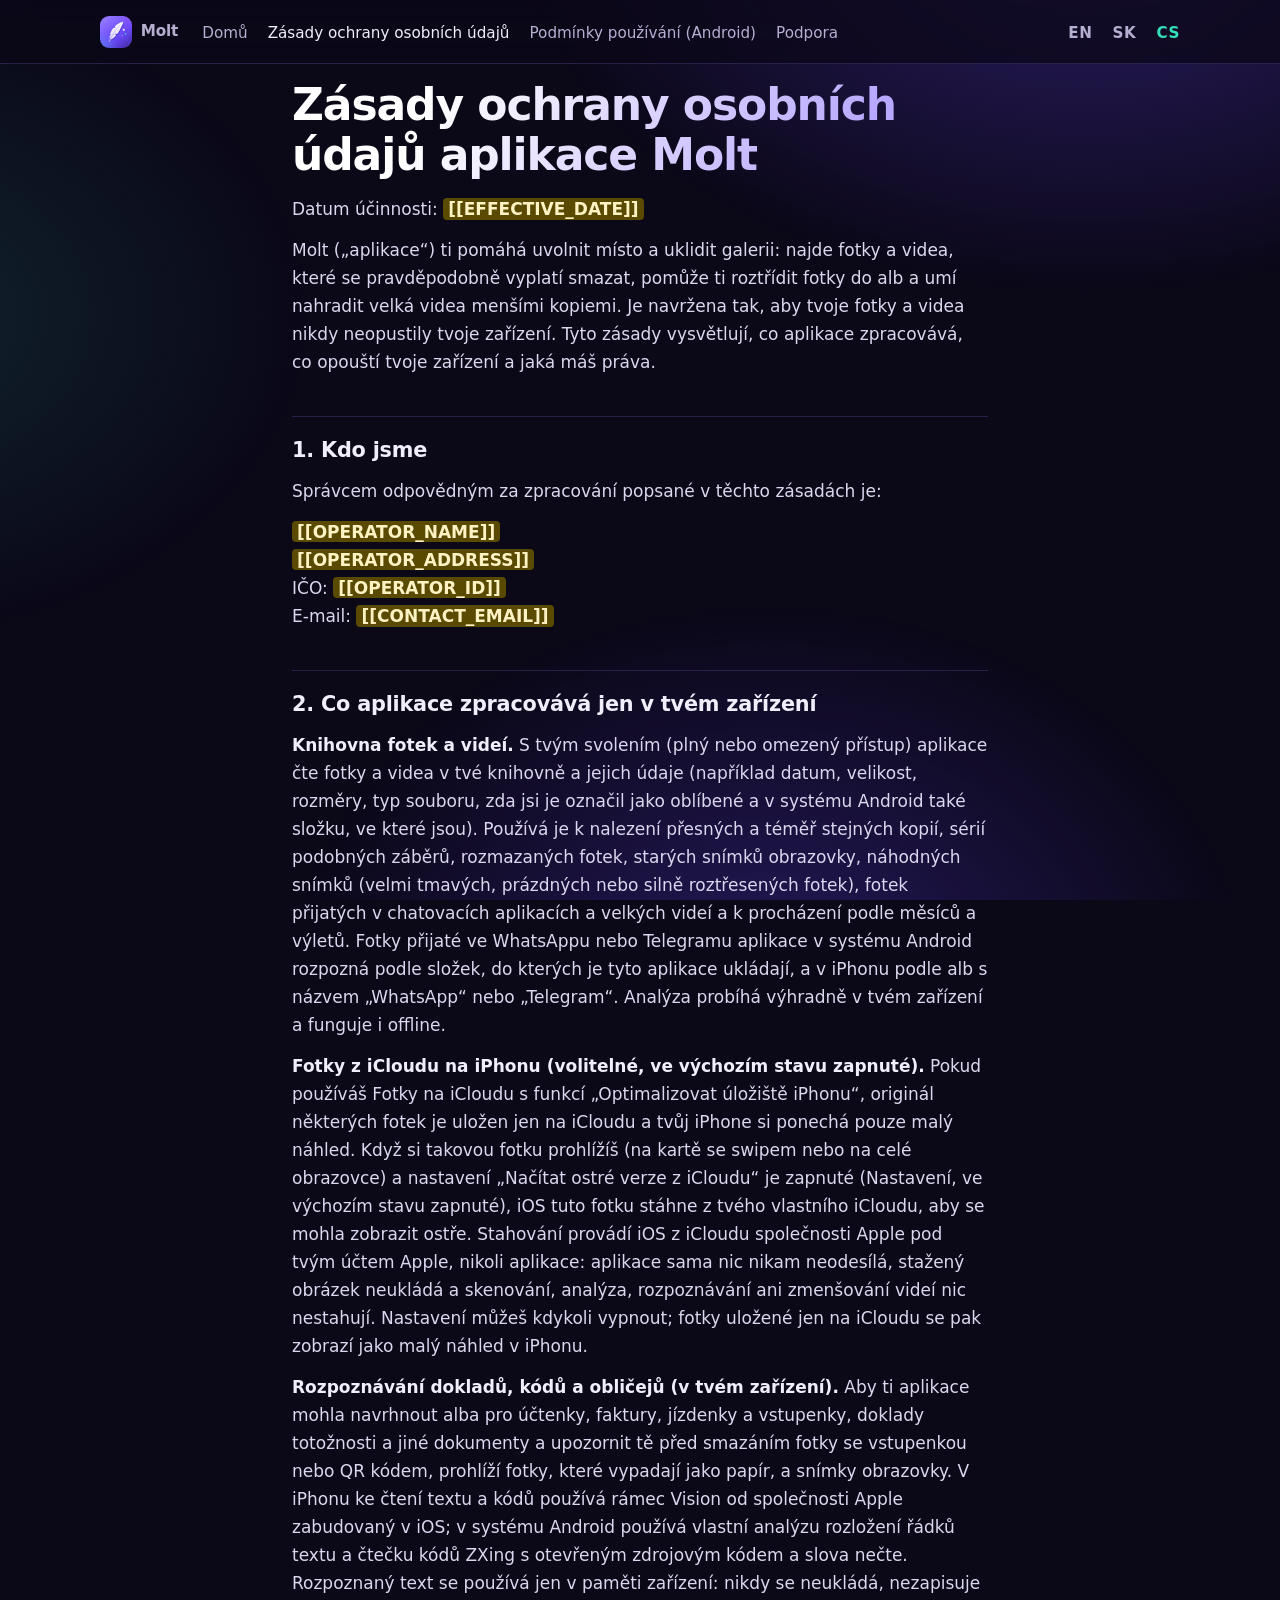
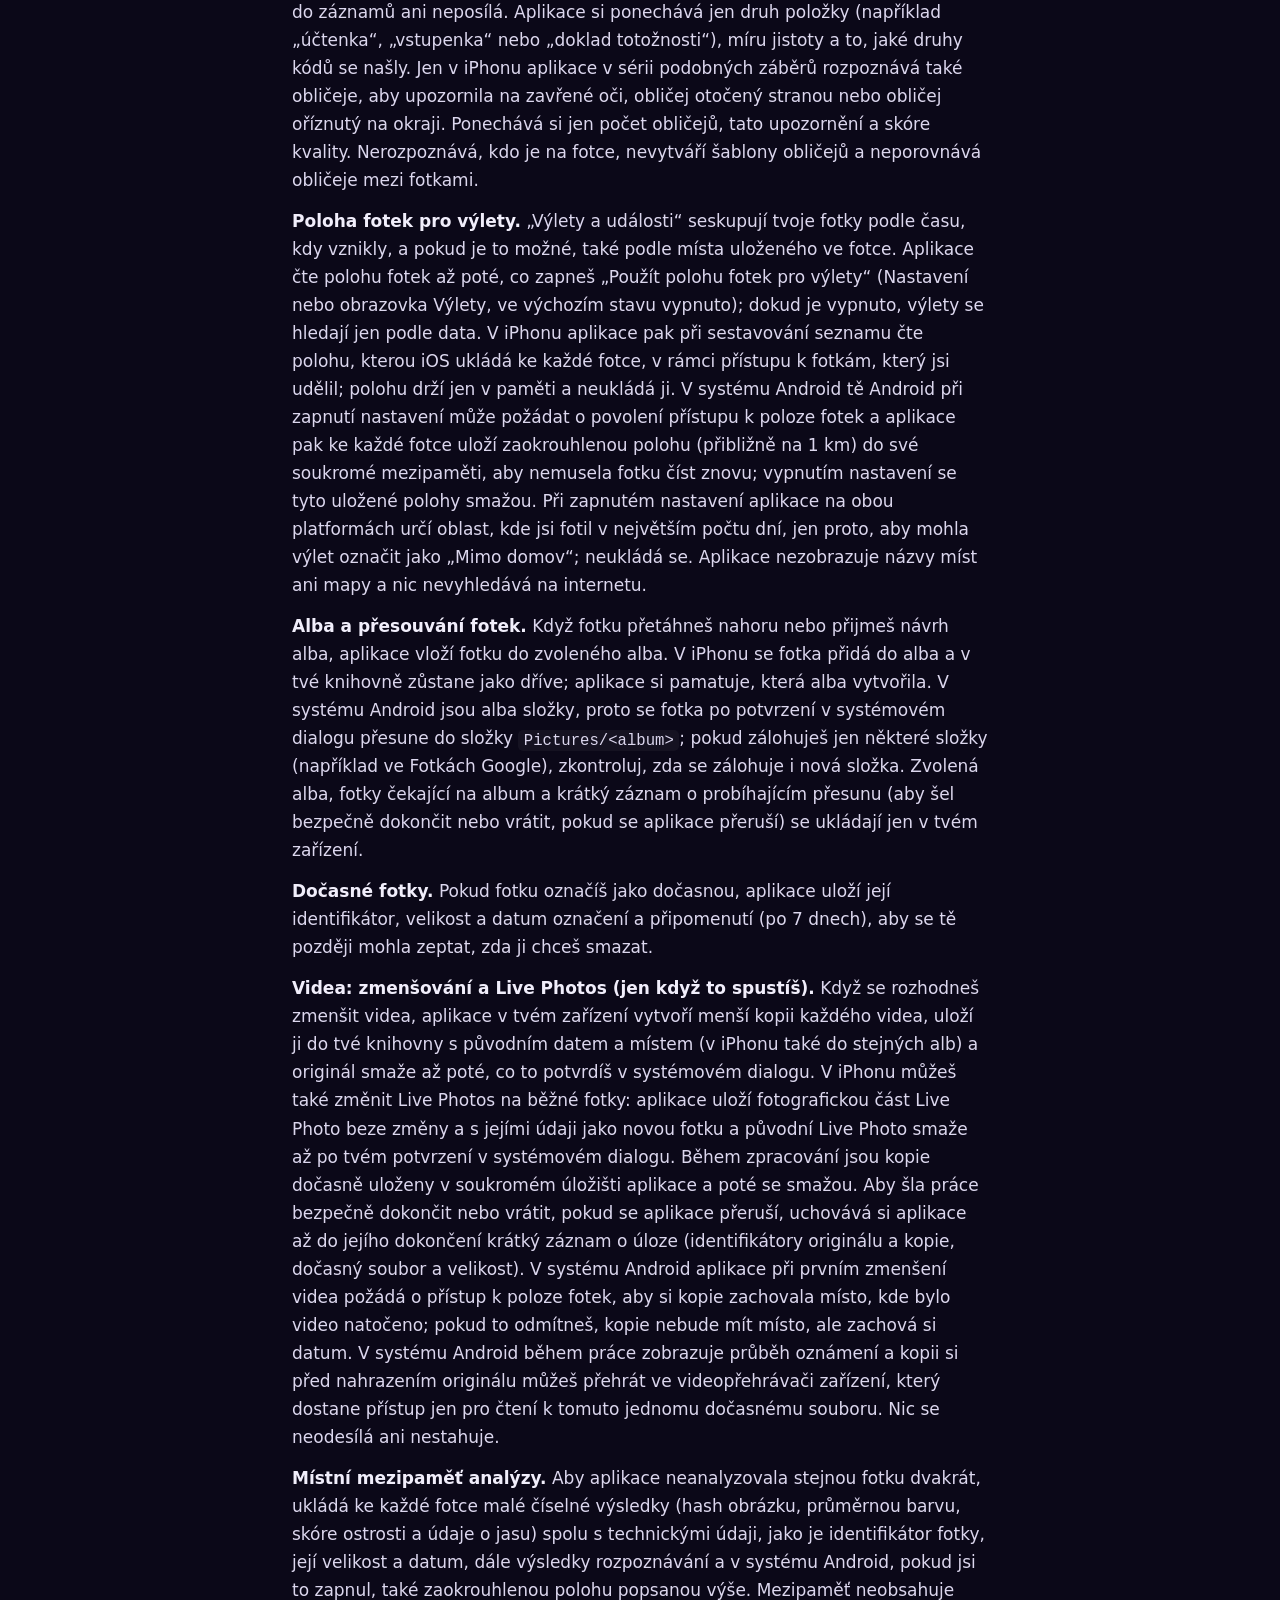
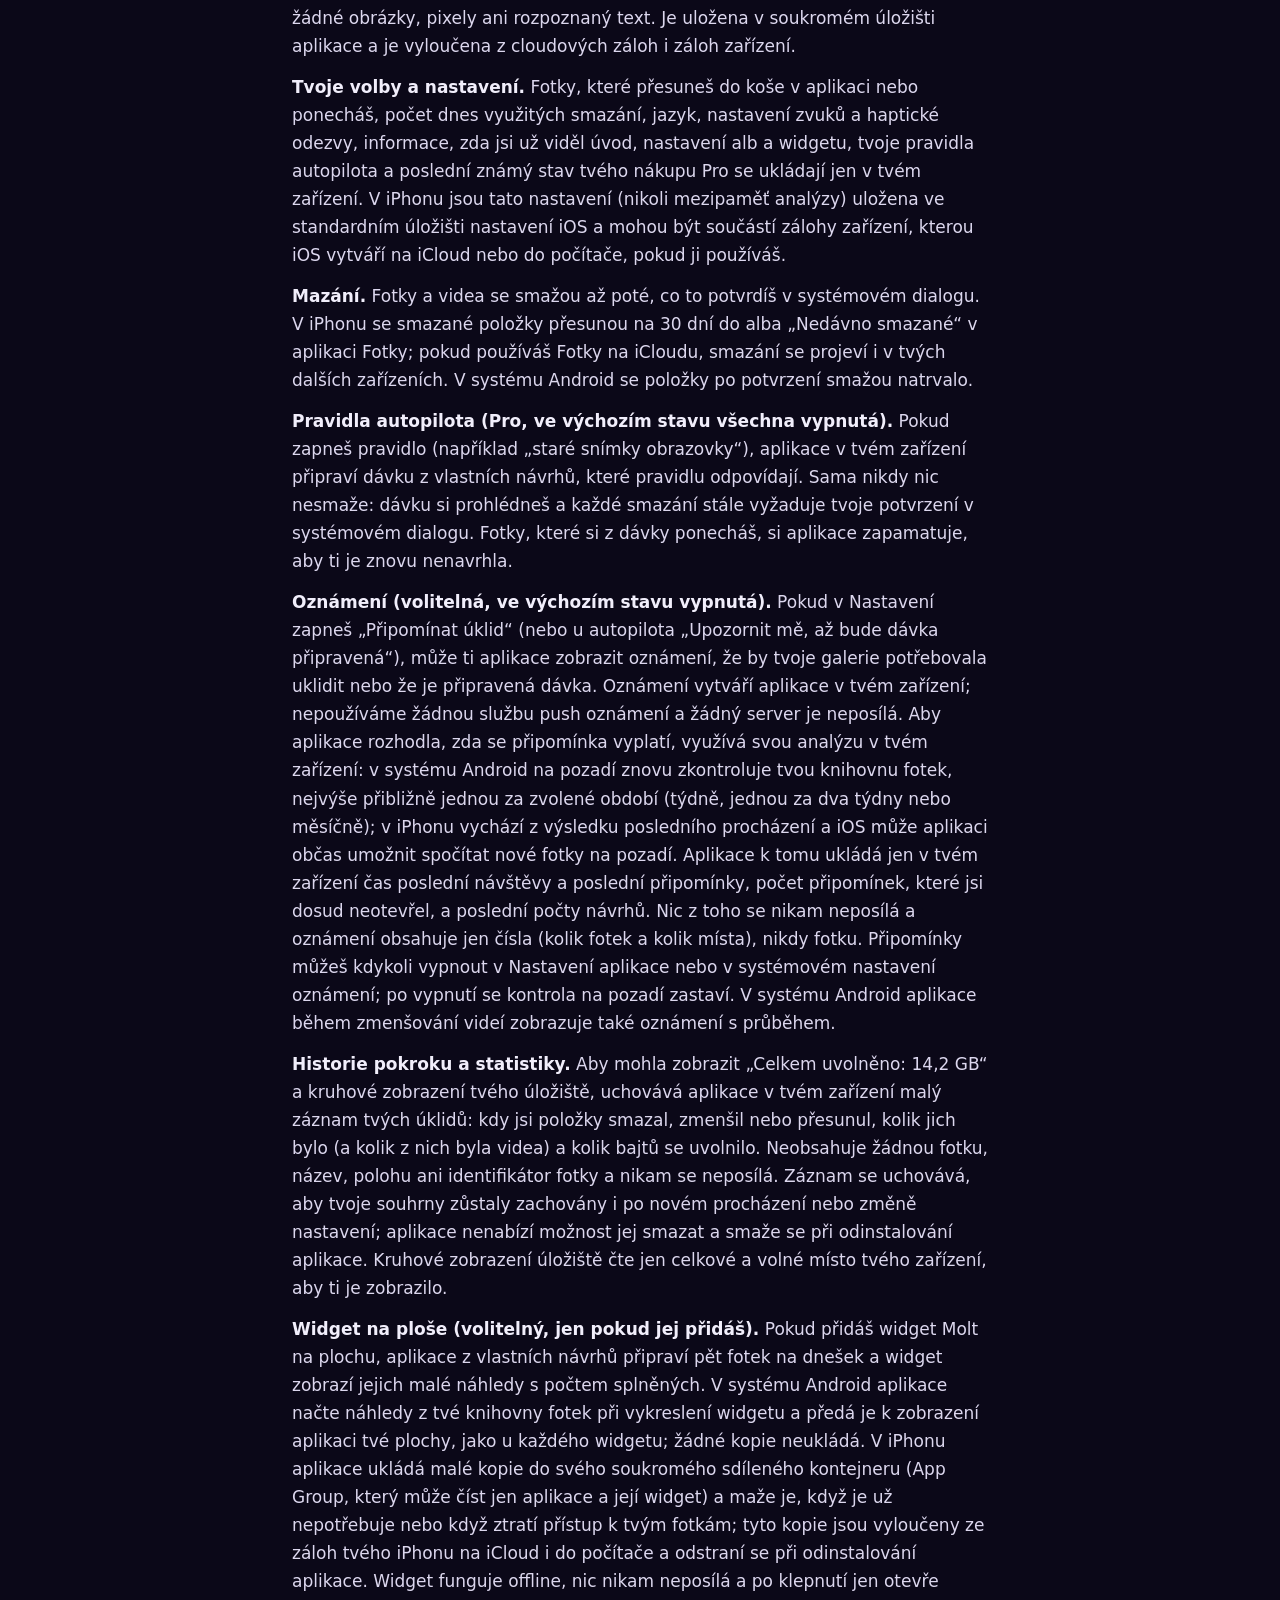
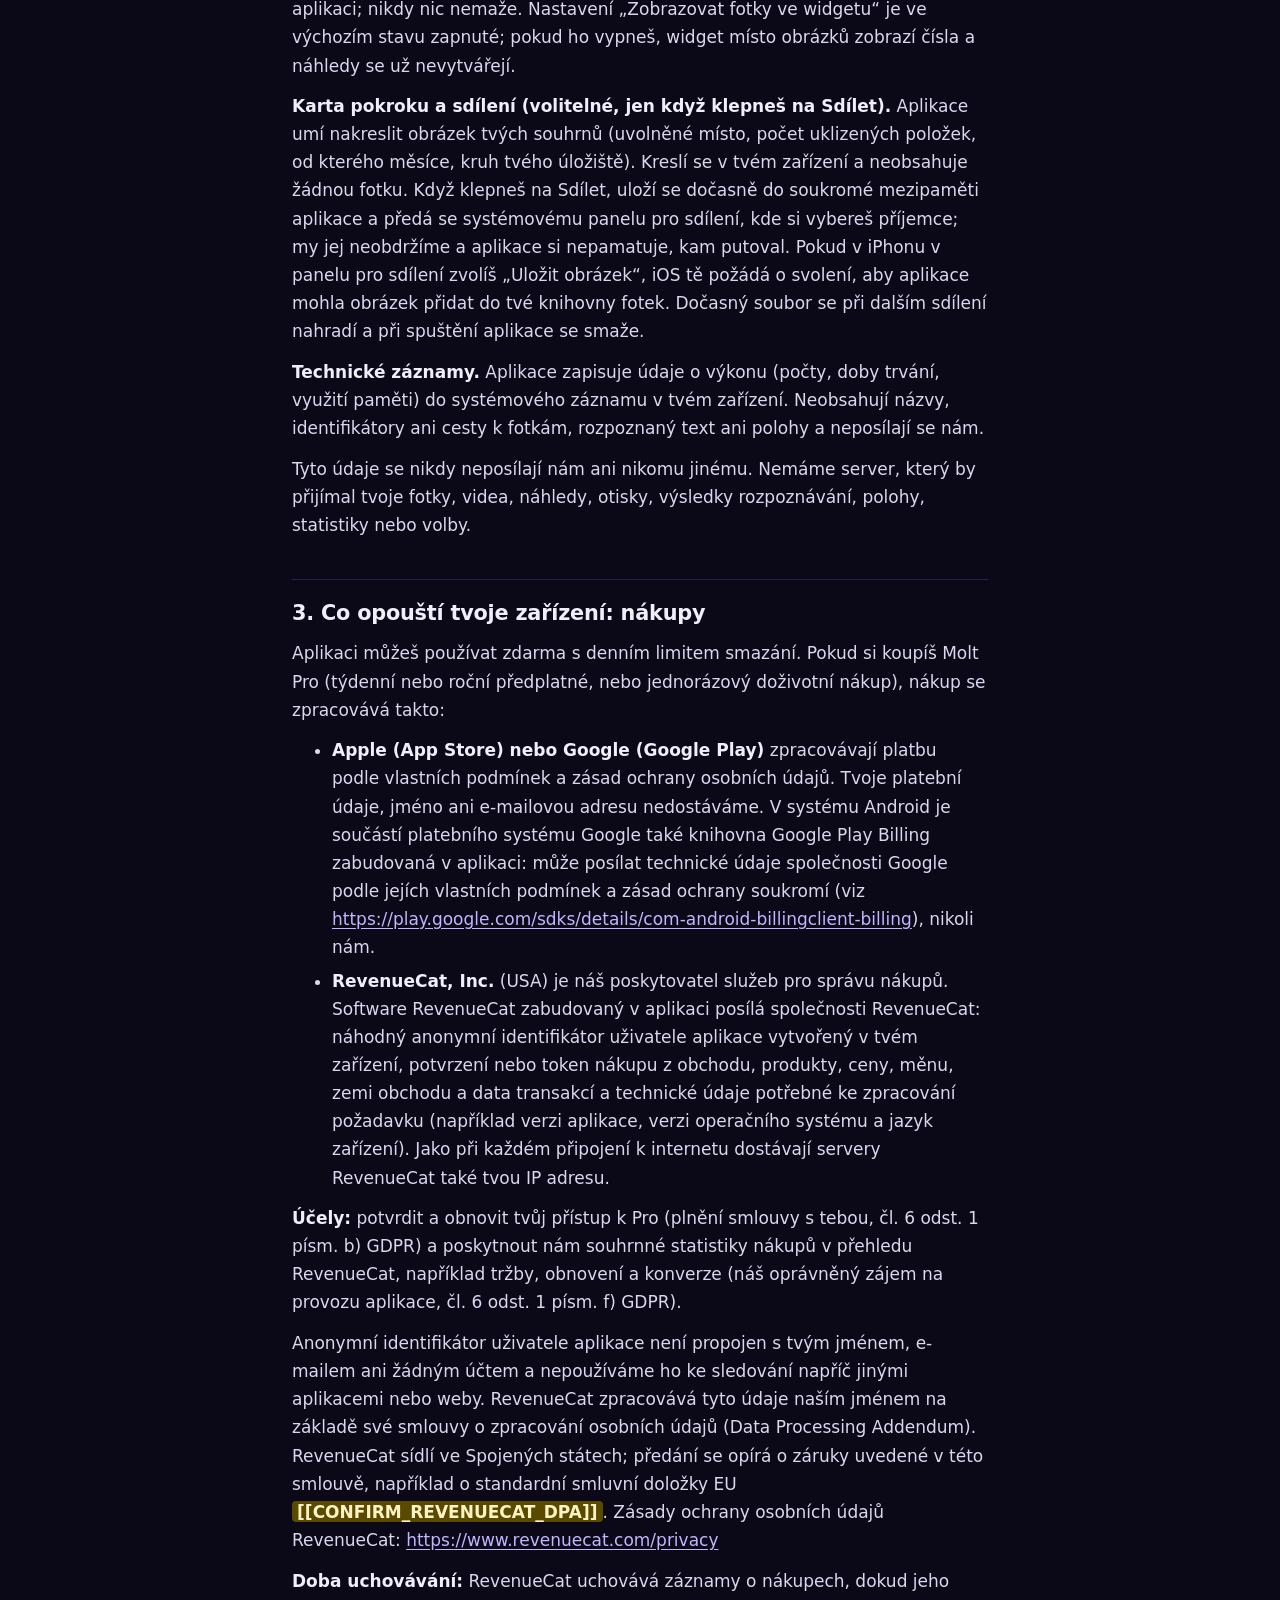
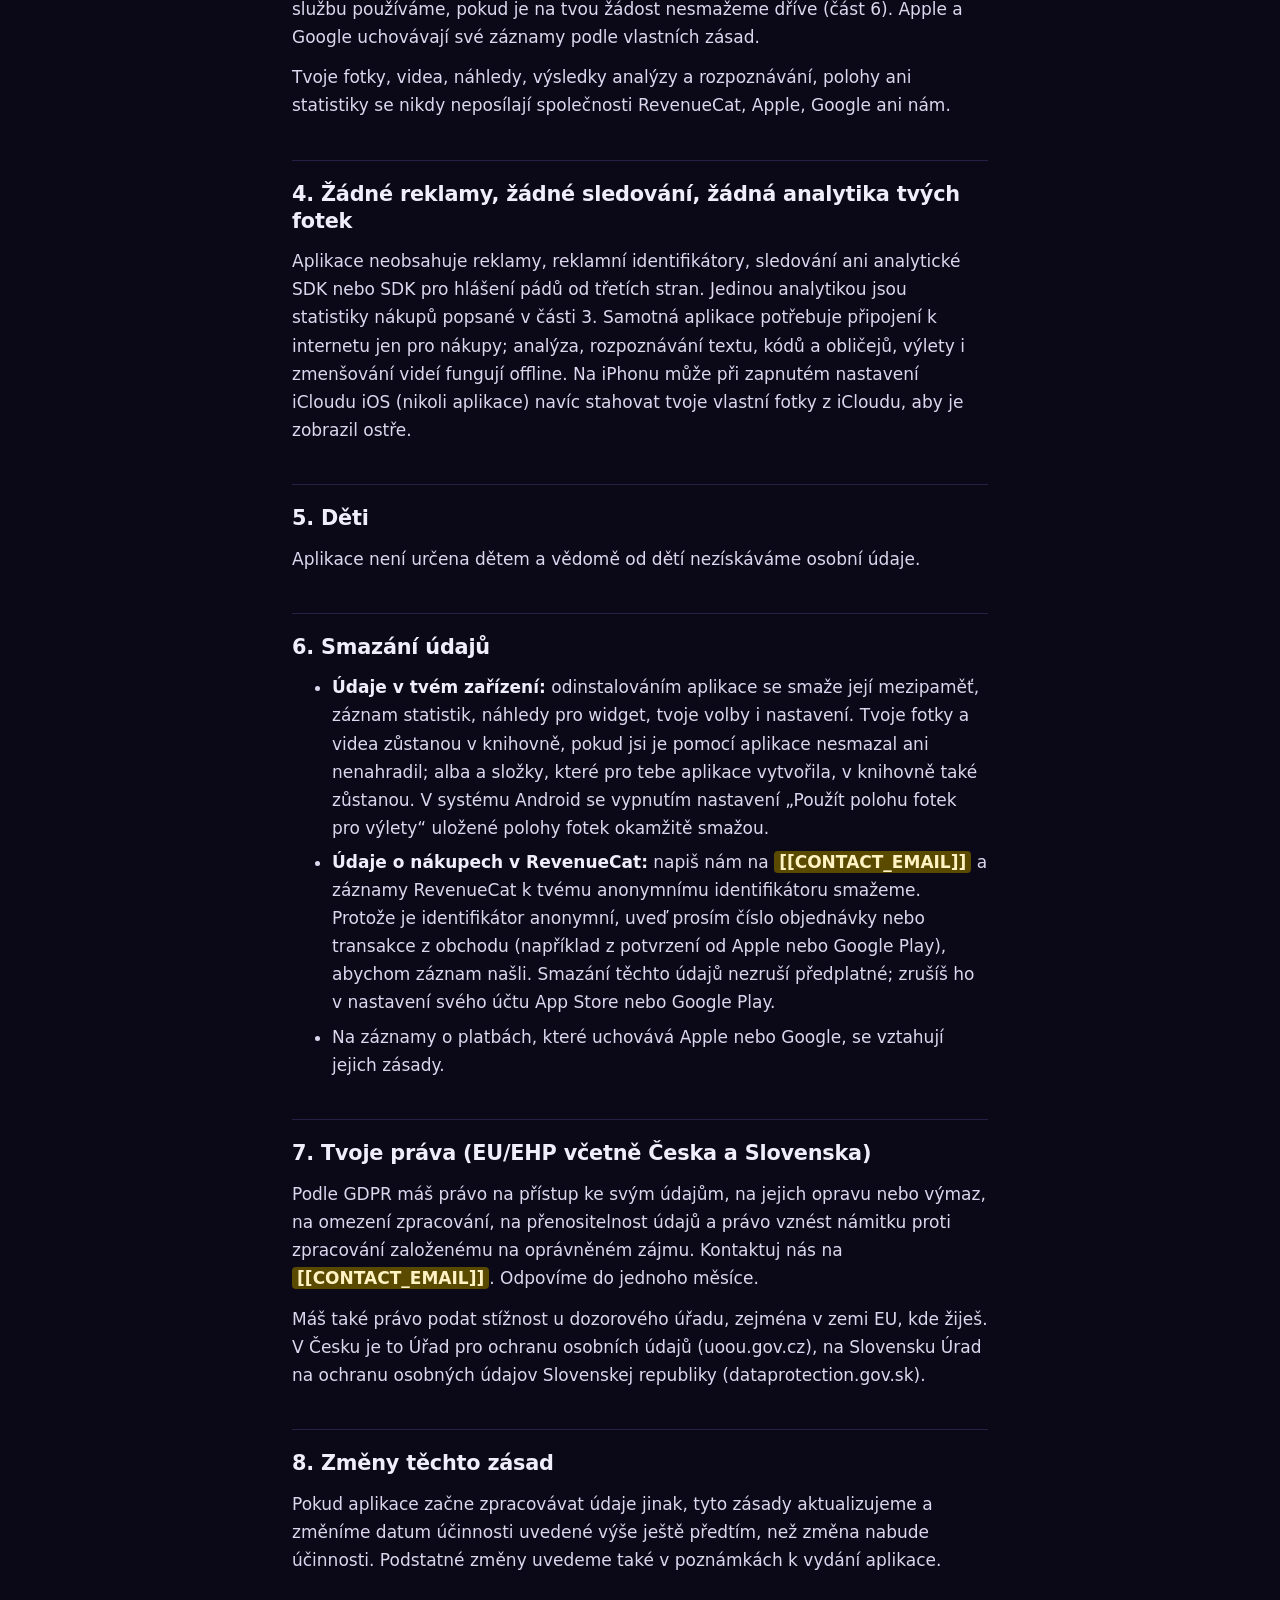
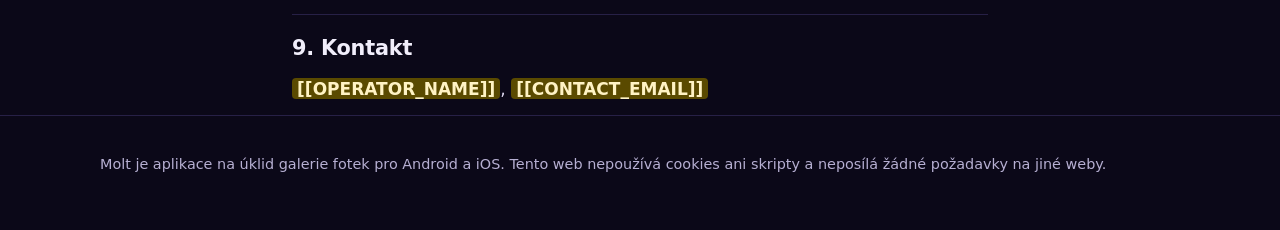
<file: site/cs/privacy/index.html>
<!doctype html>
<html lang="cs">
<head>
<meta charset="utf-8">
<meta name="viewport" content="width=device-width, initial-scale=1">
<title>Zásady ochrany osobních údajů aplikace Molt | Molt</title>
<meta name="description" content="Právní stránky a podpora pro Molt, čistič fotek pro Android a iOS.">
<meta name="color-scheme" content="light dark">
<link rel="icon" type="image/png" href="../../assets/icon.png">
<link rel="stylesheet" href="../../assets/site.css">
<link rel="alternate" hreflang="en" href="../../privacy/">
<link rel="alternate" hreflang="sk" href="../../sk/privacy/">
<link rel="alternate" hreflang="cs" href="../../cs/privacy/">
<link rel="alternate" hreflang="x-default" href="../../privacy/">
</head>
<body>
<a class="skip" href="#main">Přeskočit na obsah</a>
<header class="site">
<div class="wrap bar">
<a class="brand" href="../../cs/"><img src="../../assets/icon.png" alt="" width="32" height="32"><span>Molt</span></a>
<nav aria-label="Právní informace"><ul><li><a href="../../cs/">Domů</a></li><li><a href="../../cs/privacy/" aria-current="page">Zásady ochrany osobních údajů</a></li><li><a href="../../cs/terms/">Podmínky používání (Android)</a></li><li><a href="../../cs/support/">Podpora</a></li></ul></nav>
<nav aria-label="Jazyk" class="langs"><ul><li><a href="../../privacy/" lang="en" hreflang="en">EN</a></li><li><a href="../../sk/privacy/" lang="sk" hreflang="sk">SK</a></li><li><a href="../../cs/privacy/" lang="cs" hreflang="cs" aria-current="true">CS</a></li></ul></nav>
</div>
</header>
<main id="main" class="wrap">
<h1>Zásady ochrany osobních údajů aplikace Molt</h1>
<p>Datum účinnosti: <mark class="ph">[[EFFECTIVE_DATE]]</mark></p>
<p>Molt („aplikace“) ti pomáhá uvolnit místo a uklidit galerii: najde fotky a videa, které se pravděpodobně vyplatí smazat, pomůže ti roztřídit fotky do alb a umí nahradit velká videa menšími kopiemi. Je navržena tak, aby tvoje fotky a videa nikdy neopustily tvoje zařízení. Tyto zásady vysvětlují, co aplikace zpracovává, co opouští tvoje zařízení a jaká máš práva.</p>
<h2 id="s1">1. Kdo jsme</h2>
<p>Správcem odpovědným za zpracování popsané v těchto zásadách je:</p>
<p><mark class="ph">[[OPERATOR_NAME]]</mark><br>
<mark class="ph">[[OPERATOR_ADDRESS]]</mark><br>
IČO: <mark class="ph">[[OPERATOR_ID]]</mark><br>
E-mail: <mark class="ph">[[CONTACT_EMAIL]]</mark></p>
<h2 id="s2">2. Co aplikace zpracovává jen v tvém zařízení</h2>
<p><strong>Knihovna fotek a videí.</strong> S tvým svolením (plný nebo omezený přístup) aplikace čte fotky a videa v tvé knihovně a jejich údaje (například datum, velikost, rozměry, typ souboru, zda jsi je označil jako oblíbené a v systému Android také složku, ve které jsou). Používá je k nalezení přesných a téměř stejných kopií, sérií podobných záběrů, rozmazaných fotek, starých snímků obrazovky, náhodných snímků (velmi tmavých, prázdných nebo silně roztřesených fotek), fotek přijatých v chatovacích aplikacích a velkých videí a k procházení podle měsíců a výletů. Fotky přijaté ve WhatsAppu nebo Telegramu aplikace v systému Android rozpozná podle složek, do kterých je tyto aplikace ukládají, a v iPhonu podle alb s názvem „WhatsApp“ nebo „Telegram“. Analýza probíhá výhradně v tvém zařízení a funguje i offline.</p>
<p><strong>Fotky z iCloudu na iPhonu (volitelné, ve výchozím stavu zapnuté).</strong> Pokud používáš Fotky na iCloudu s funkcí „Optimalizovat úložiště iPhonu“, originál některých fotek je uložen jen na iCloudu a tvůj iPhone si ponechá pouze malý náhled. Když si takovou fotku prohlížíš (na kartě se swipem nebo na celé obrazovce) a nastavení „Načítat ostré verze z iCloudu“ je zapnuté (Nastavení, ve výchozím stavu zapnuté), iOS tuto fotku stáhne z tvého vlastního iCloudu, aby se mohla zobrazit ostře. Stahování provádí iOS z iCloudu společnosti Apple pod tvým účtem Apple, nikoli aplikace: aplikace sama nic nikam neodesílá, stažený obrázek neukládá a skenování, analýza, rozpoznávání ani zmenšování videí nic nestahují. Nastavení můžeš kdykoli vypnout; fotky uložené jen na iCloudu se pak zobrazí jako malý náhled v iPhonu.</p>
<p><strong>Rozpoznávání dokladů, kódů a obličejů (v tvém zařízení).</strong> Aby ti aplikace mohla navrhnout alba pro účtenky, faktury, jízdenky a vstupenky, doklady totožnosti a jiné dokumenty a upozornit tě před smazáním fotky se vstupenkou nebo QR kódem, prohlíží fotky, které vypadají jako papír, a snímky obrazovky. V iPhonu ke čtení textu a kódů používá rámec Vision od společnosti Apple zabudovaný v iOS; v systému Android používá vlastní analýzu rozložení řádků textu a čtečku kódů ZXing s otevřeným zdrojovým kódem a slova nečte. Rozpoznaný text se používá jen v paměti zařízení: nikdy se neukládá, nezapisuje do záznamů ani neposílá. Aplikace si ponechává jen druh položky (například „účtenka“, „vstupenka“ nebo „doklad totožnosti“), míru jistoty a to, jaké druhy kódů se našly. Jen v iPhonu aplikace v sérii podobných záběrů rozpoznává také obličeje, aby upozornila na zavřené oči, obličej otočený stranou nebo obličej oříznutý na okraji. Ponechává si jen počet obličejů, tato upozornění a skóre kvality. Nerozpoznává, kdo je na fotce, nevytváří šablony obličejů a neporovnává obličeje mezi fotkami.</p>
<p><strong>Poloha fotek pro výlety.</strong> „Výlety a události“ seskupují tvoje fotky podle času, kdy vznikly, a pokud je to možné, také podle místa uloženého ve fotce. Aplikace čte polohu fotek až poté, co zapneš „Použít polohu fotek pro výlety“ (Nastavení nebo obrazovka Výlety, ve výchozím stavu vypnuto); dokud je vypnuto, výlety se hledají jen podle data. V iPhonu aplikace pak při sestavování seznamu čte polohu, kterou iOS ukládá ke každé fotce, v rámci přístupu k fotkám, který jsi udělil; polohu drží jen v paměti a neukládá ji. V systému Android tě Android při zapnutí nastavení může požádat o povolení přístupu k poloze fotek a aplikace pak ke každé fotce uloží zaokrouhlenou polohu (přibližně na 1 km) do své soukromé mezipaměti, aby nemusela fotku číst znovu; vypnutím nastavení se tyto uložené polohy smažou. Při zapnutém nastavení aplikace na obou platformách určí oblast, kde jsi fotil v největším počtu dní, jen proto, aby mohla výlet označit jako „Mimo domov“; neukládá se. Aplikace nezobrazuje názvy míst ani mapy a nic nevyhledává na internetu.</p>
<p><strong>Alba a přesouvání fotek.</strong> Když fotku přetáhneš nahoru nebo přijmeš návrh alba, aplikace vloží fotku do zvoleného alba. V iPhonu se fotka přidá do alba a v tvé knihovně zůstane jako dříve; aplikace si pamatuje, která alba vytvořila. V systému Android jsou alba složky, proto se fotka po potvrzení v systémovém dialogu přesune do složky <code>Pictures/&lt;album&gt;</code>; pokud zálohuješ jen některé složky (například ve Fotkách Google), zkontroluj, zda se zálohuje i nová složka. Zvolená alba, fotky čekající na album a krátký záznam o probíhajícím přesunu (aby šel bezpečně dokončit nebo vrátit, pokud se aplikace přeruší) se ukládají jen v tvém zařízení.</p>
<p><strong>Dočasné fotky.</strong> Pokud fotku označíš jako dočasnou, aplikace uloží její identifikátor, velikost a datum označení a připomenutí (po 7 dnech), aby se tě později mohla zeptat, zda ji chceš smazat.</p>
<p><strong>Videa: zmenšování a Live Photos (jen když to spustíš).</strong> Když se rozhodneš zmenšit videa, aplikace v tvém zařízení vytvoří menší kopii každého videa, uloží ji do tvé knihovny s původním datem a místem (v iPhonu také do stejných alb) a originál smaže až poté, co to potvrdíš v systémovém dialogu. V iPhonu můžeš také změnit Live Photos na běžné fotky: aplikace uloží fotografickou část Live Photo beze změny a s jejími údaji jako novou fotku a původní Live Photo smaže až po tvém potvrzení v systémovém dialogu. Během zpracování jsou kopie dočasně uloženy v soukromém úložišti aplikace a poté se smažou. Aby šla práce bezpečně dokončit nebo vrátit, pokud se aplikace přeruší, uchovává si aplikace až do jejího dokončení krátký záznam o úloze (identifikátory originálu a kopie, dočasný soubor a velikost). V systému Android aplikace při prvním zmenšení videa požádá o přístup k poloze fotek, aby si kopie zachovala místo, kde bylo video natočeno; pokud to odmítneš, kopie nebude mít místo, ale zachová si datum. V systému Android během práce zobrazuje průběh oznámení a kopii si před nahrazením originálu můžeš přehrát ve videopřehrávači zařízení, který dostane přístup jen pro čtení k tomuto jednomu dočasnému souboru. Nic se neodesílá ani nestahuje.</p>
<p><strong>Místní mezipaměť analýzy.</strong> Aby aplikace neanalyzovala stejnou fotku dvakrát, ukládá ke každé fotce malé číselné výsledky (hash obrázku, průměrnou barvu, skóre ostrosti a údaje o jasu) spolu s technickými údaji, jako je identifikátor fotky, její velikost a datum, dále výsledky rozpoznávání a v systému Android, pokud jsi to zapnul, také zaokrouhlenou polohu popsanou výše. Mezipaměť neobsahuje žádné obrázky, pixely ani rozpoznaný text. Je uložena v soukromém úložišti aplikace a je vyloučena z cloudových záloh i záloh zařízení.</p>
<p><strong>Tvoje volby a nastavení.</strong> Fotky, které přesuneš do koše v aplikaci nebo ponecháš, počet dnes využitých smazání, jazyk, nastavení zvuků a haptické odezvy, informace, zda jsi už viděl úvod, nastavení alb a widgetu, tvoje pravidla autopilota a poslední známý stav tvého nákupu Pro se ukládají jen v tvém zařízení. V iPhonu jsou tato nastavení (nikoli mezipaměť analýzy) uložena ve standardním úložišti nastavení iOS a mohou být součástí zálohy zařízení, kterou iOS vytváří na iCloud nebo do počítače, pokud ji používáš.</p>
<p><strong>Mazání.</strong> Fotky a videa se smažou až poté, co to potvrdíš v systémovém dialogu. V iPhonu se smazané položky přesunou na 30 dní do alba „Nedávno smazané“ v aplikaci Fotky; pokud používáš Fotky na iCloudu, smazání se projeví i v tvých dalších zařízeních. V systému Android se položky po potvrzení smažou natrvalo.</p>
<p><strong>Pravidla autopilota (Pro, ve výchozím stavu všechna vypnutá).</strong> Pokud zapneš pravidlo (například „staré snímky obrazovky“), aplikace v tvém zařízení připraví dávku z vlastních návrhů, které pravidlu odpovídají. Sama nikdy nic nesmaže: dávku si prohlédneš a každé smazání stále vyžaduje tvoje potvrzení v systémovém dialogu. Fotky, které si z dávky ponecháš, si aplikace zapamatuje, aby ti je znovu nenavrhla.</p>
<p><strong>Oznámení (volitelná, ve výchozím stavu vypnutá).</strong> Pokud v Nastavení zapneš „Připomínat úklid“ (nebo u autopilota „Upozornit mě, až bude dávka připravená“), může ti aplikace zobrazit oznámení, že by tvoje galerie potřebovala uklidit nebo že je připravená dávka. Oznámení vytváří aplikace v tvém zařízení; nepoužíváme žádnou službu push oznámení a žádný server je neposílá. Aby aplikace rozhodla, zda se připomínka vyplatí, využívá svou analýzu v tvém zařízení: v systému Android na pozadí znovu zkontroluje tvou knihovnu fotek, nejvýše přibližně jednou za zvolené období (týdně, jednou za dva týdny nebo měsíčně); v iPhonu vychází z výsledku posledního procházení a iOS může aplikaci občas umožnit spočítat nové fotky na pozadí. Aplikace k tomu ukládá jen v tvém zařízení čas poslední návštěvy a poslední připomínky, počet připomínek, které jsi dosud neotevřel, a poslední počty návrhů. Nic z toho se nikam neposílá a oznámení obsahuje jen čísla (kolik fotek a kolik místa), nikdy fotku. Připomínky můžeš kdykoli vypnout v Nastavení aplikace nebo v systémovém nastavení oznámení; po vypnutí se kontrola na pozadí zastaví. V systému Android aplikace během zmenšování videí zobrazuje také oznámení s průběhem.</p>
<p><strong>Historie pokroku a statistiky.</strong> Aby mohla zobrazit „Celkem uvolněno: 14,2 GB“ a kruhové zobrazení tvého úložiště, uchovává aplikace v tvém zařízení malý záznam tvých úklidů: kdy jsi položky smazal, zmenšil nebo přesunul, kolik jich bylo (a kolik z nich byla videa) a kolik bajtů se uvolnilo. Neobsahuje žádnou fotku, název, polohu ani identifikátor fotky a nikam se neposílá. Záznam se uchovává, aby tvoje souhrny zůstaly zachovány i po novém procházení nebo změně nastavení; aplikace nenabízí možnost jej smazat a smaže se při odinstalování aplikace. Kruhové zobrazení úložiště čte jen celkové a volné místo tvého zařízení, aby ti je zobrazilo.</p>
<p><strong>Widget na ploše (volitelný, jen pokud jej přidáš).</strong> Pokud přidáš widget Molt na plochu, aplikace z vlastních návrhů připraví pět fotek na dnešek a widget zobrazí jejich malé náhledy s počtem splněných. V systému Android aplikace načte náhledy z tvé knihovny fotek při vykreslení widgetu a předá je k zobrazení aplikaci tvé plochy, jako u každého widgetu; žádné kopie neukládá. V iPhonu aplikace ukládá malé kopie do svého soukromého sdíleného kontejneru (App Group, který může číst jen aplikace a její widget) a maže je, když je už nepotřebuje nebo když ztratí přístup k tvým fotkám; tyto kopie jsou vyloučeny ze záloh tvého iPhonu na iCloud i do počítače a odstraní se při odinstalování aplikace. Widget funguje offline, nic nikam neposílá a po klepnutí jen otevře aplikaci; nikdy nic nemaže. Nastavení „Zobrazovat fotky ve widgetu“ je ve výchozím stavu zapnuté; pokud ho vypneš, widget místo obrázků zobrazí čísla a náhledy se už nevytvářejí.</p>
<p><strong>Karta pokroku a sdílení (volitelné, jen když klepneš na Sdílet).</strong> Aplikace umí nakreslit obrázek tvých souhrnů (uvolněné místo, počet uklizených položek, od kterého měsíce, kruh tvého úložiště). Kreslí se v tvém zařízení a neobsahuje žádnou fotku. Když klepneš na Sdílet, uloží se dočasně do soukromé mezipaměti aplikace a předá se systémovému panelu pro sdílení, kde si vybereš příjemce; my jej neobdržíme a aplikace si nepamatuje, kam putoval. Pokud v iPhonu v panelu pro sdílení zvolíš „Uložit obrázek“, iOS tě požádá o svolení, aby aplikace mohla obrázek přidat do tvé knihovny fotek. Dočasný soubor se při dalším sdílení nahradí a při spuštění aplikace se smaže.</p>
<p><strong>Technické záznamy.</strong> Aplikace zapisuje údaje o výkonu (počty, doby trvání, využití paměti) do systémového záznamu v tvém zařízení. Neobsahují názvy, identifikátory ani cesty k fotkám, rozpoznaný text ani polohy a neposílají se nám.</p>
<p>Tyto údaje se nikdy neposílají nám ani nikomu jinému. Nemáme server, který by přijímal tvoje fotky, videa, náhledy, otisky, výsledky rozpoznávání, polohy, statistiky nebo volby.</p>
<h2 id="s3">3. Co opouští tvoje zařízení: nákupy</h2>
<p>Aplikaci můžeš používat zdarma s denním limitem smazání. Pokud si koupíš Molt Pro (týdenní nebo roční předplatné, nebo jednorázový doživotní nákup), nákup se zpracovává takto:</p>
<ul><li><strong>Apple (App Store) nebo Google (Google Play)</strong> zpracovávají platbu podle vlastních podmínek a zásad ochrany osobních údajů. Tvoje platební údaje, jméno ani e-mailovou adresu nedostáváme. V systému Android je součástí platebního systému Google také knihovna Google Play Billing zabudovaná v aplikaci: může posílat technické údaje společnosti Google podle jejích vlastních podmínek a zásad ochrany soukromí (viz <a href="https://play.google.com/sdks/details/com-android-billingclient-billing" rel="noopener noreferrer">https://play.google.com/sdks/details/com-android-billingclient-billing</a>), nikoli nám.</li><li><strong>RevenueCat, Inc.</strong> (USA) je náš poskytovatel služeb pro správu nákupů. Software RevenueCat zabudovaný v aplikaci posílá společnosti RevenueCat: náhodný anonymní identifikátor uživatele aplikace vytvořený v tvém zařízení, potvrzení nebo token nákupu z obchodu, produkty, ceny, měnu, zemi obchodu a data transakcí a technické údaje potřebné ke zpracování požadavku (například verzi aplikace, verzi operačního systému a jazyk zařízení). Jako při každém připojení k internetu dostávají servery RevenueCat také tvou IP adresu.</li></ul>
<p><strong>Účely:</strong> potvrdit a obnovit tvůj přístup k Pro (plnění smlouvy s tebou, čl. 6 odst. 1 písm. b) GDPR) a poskytnout nám souhrnné statistiky nákupů v přehledu RevenueCat, například tržby, obnovení a konverze (náš oprávněný zájem na provozu aplikace, čl. 6 odst. 1 písm. f) GDPR).</p>
<p>Anonymní identifikátor uživatele aplikace není propojen s tvým jménem, e-mailem ani žádným účtem a nepoužíváme ho ke sledování napříč jinými aplikacemi nebo weby. RevenueCat zpracovává tyto údaje naším jménem na základě své smlouvy o zpracování osobních údajů (Data Processing Addendum). RevenueCat sídlí ve Spojených státech; předání se opírá o záruky uvedené v této smlouvě, například o standardní smluvní doložky EU <mark class="ph">[[CONFIRM_REVENUECAT_DPA]]</mark>. Zásady ochrany osobních údajů RevenueCat: <a href="https://www.revenuecat.com/privacy" rel="noopener noreferrer">https://www.revenuecat.com/privacy</a></p>
<p><strong>Doba uchovávání:</strong> RevenueCat uchovává záznamy o nákupech, dokud jeho službu používáme, pokud je na tvou žádost nesmažeme dříve (část 6). Apple a Google uchovávají své záznamy podle vlastních zásad.</p>
<p>Tvoje fotky, videa, náhledy, výsledky analýzy a rozpoznávání, polohy ani statistiky se nikdy neposílají společnosti RevenueCat, Apple, Google ani nám.</p>
<h2 id="s4">4. Žádné reklamy, žádné sledování, žádná analytika tvých fotek</h2>
<p>Aplikace neobsahuje reklamy, reklamní identifikátory, sledování ani analytické SDK nebo SDK pro hlášení pádů od třetích stran. Jedinou analytikou jsou statistiky nákupů popsané v části 3. Samotná aplikace potřebuje připojení k internetu jen pro nákupy; analýza, rozpoznávání textu, kódů a obličejů, výlety i zmenšování videí fungují offline. Na iPhonu může při zapnutém nastavení iCloudu iOS (nikoli aplikace) navíc stahovat tvoje vlastní fotky z iCloudu, aby je zobrazil ostře.</p>
<h2 id="s5">5. Děti</h2>
<p>Aplikace není určena dětem a vědomě od dětí nezískáváme osobní údaje.</p>
<h2 id="s6">6. Smazání údajů</h2>
<ul><li><strong>Údaje v tvém zařízení:</strong> odinstalováním aplikace se smaže její mezipaměť, záznam statistik, náhledy pro widget, tvoje volby i nastavení. Tvoje fotky a videa zůstanou v knihovně, pokud jsi je pomocí aplikace nesmazal ani nenahradil; alba a složky, které pro tebe aplikace vytvořila, v knihovně také zůstanou. V systému Android se vypnutím nastavení „Použít polohu fotek pro výlety“ uložené polohy fotek okamžitě smažou.</li><li><strong>Údaje o nákupech v RevenueCat:</strong> napiš nám na <mark class="ph">[[CONTACT_EMAIL]]</mark> a záznamy RevenueCat k tvému anonymnímu identifikátoru smažeme. Protože je identifikátor anonymní, uveď prosím číslo objednávky nebo transakce z obchodu (například z potvrzení od Apple nebo Google Play), abychom záznam našli. Smazání těchto údajů nezruší předplatné; zrušíš ho v nastavení svého účtu App Store nebo Google Play.</li><li>Na záznamy o platbách, které uchovává Apple nebo Google, se vztahují jejich zásady.</li></ul>
<h2 id="s7">7. Tvoje práva (EU/EHP včetně Česka a Slovenska)</h2>
<p>Podle GDPR máš právo na přístup ke svým údajům, na jejich opravu nebo výmaz, na omezení zpracování, na přenositelnost údajů a právo vznést námitku proti zpracování založenému na oprávněném zájmu. Kontaktuj nás na <mark class="ph">[[CONTACT_EMAIL]]</mark>. Odpovíme do jednoho měsíce.</p>
<p>Máš také právo podat stížnost u dozorového úřadu, zejména v zemi EU, kde žiješ. V Česku je to Úřad pro ochranu osobních údajů (uoou.gov.cz), na Slovensku Úrad na ochranu osobných údajov Slovenskej republiky (dataprotection.gov.sk).</p>
<h2 id="s8">8. Změny těchto zásad</h2>
<p>Pokud aplikace začne zpracovávat údaje jinak, tyto zásady aktualizujeme a změníme datum účinnosti uvedené výše ještě předtím, než změna nabude účinnosti. Podstatné změny uvedeme také v poznámkách k vydání aplikace.</p>
<h2 id="s9">9. Kontakt</h2>
<p><mark class="ph">[[OPERATOR_NAME]]</mark>, <mark class="ph">[[CONTACT_EMAIL]]</mark></p>
</main>
<footer class="site"><div class="wrap"><p>Molt je aplikace na úklid galerie fotek pro Android a iOS. Tento web nepoužívá cookies ani skripty a neposílá žádné požadavky na jiné weby.</p></div></footer>
</body>
</html>
</file>
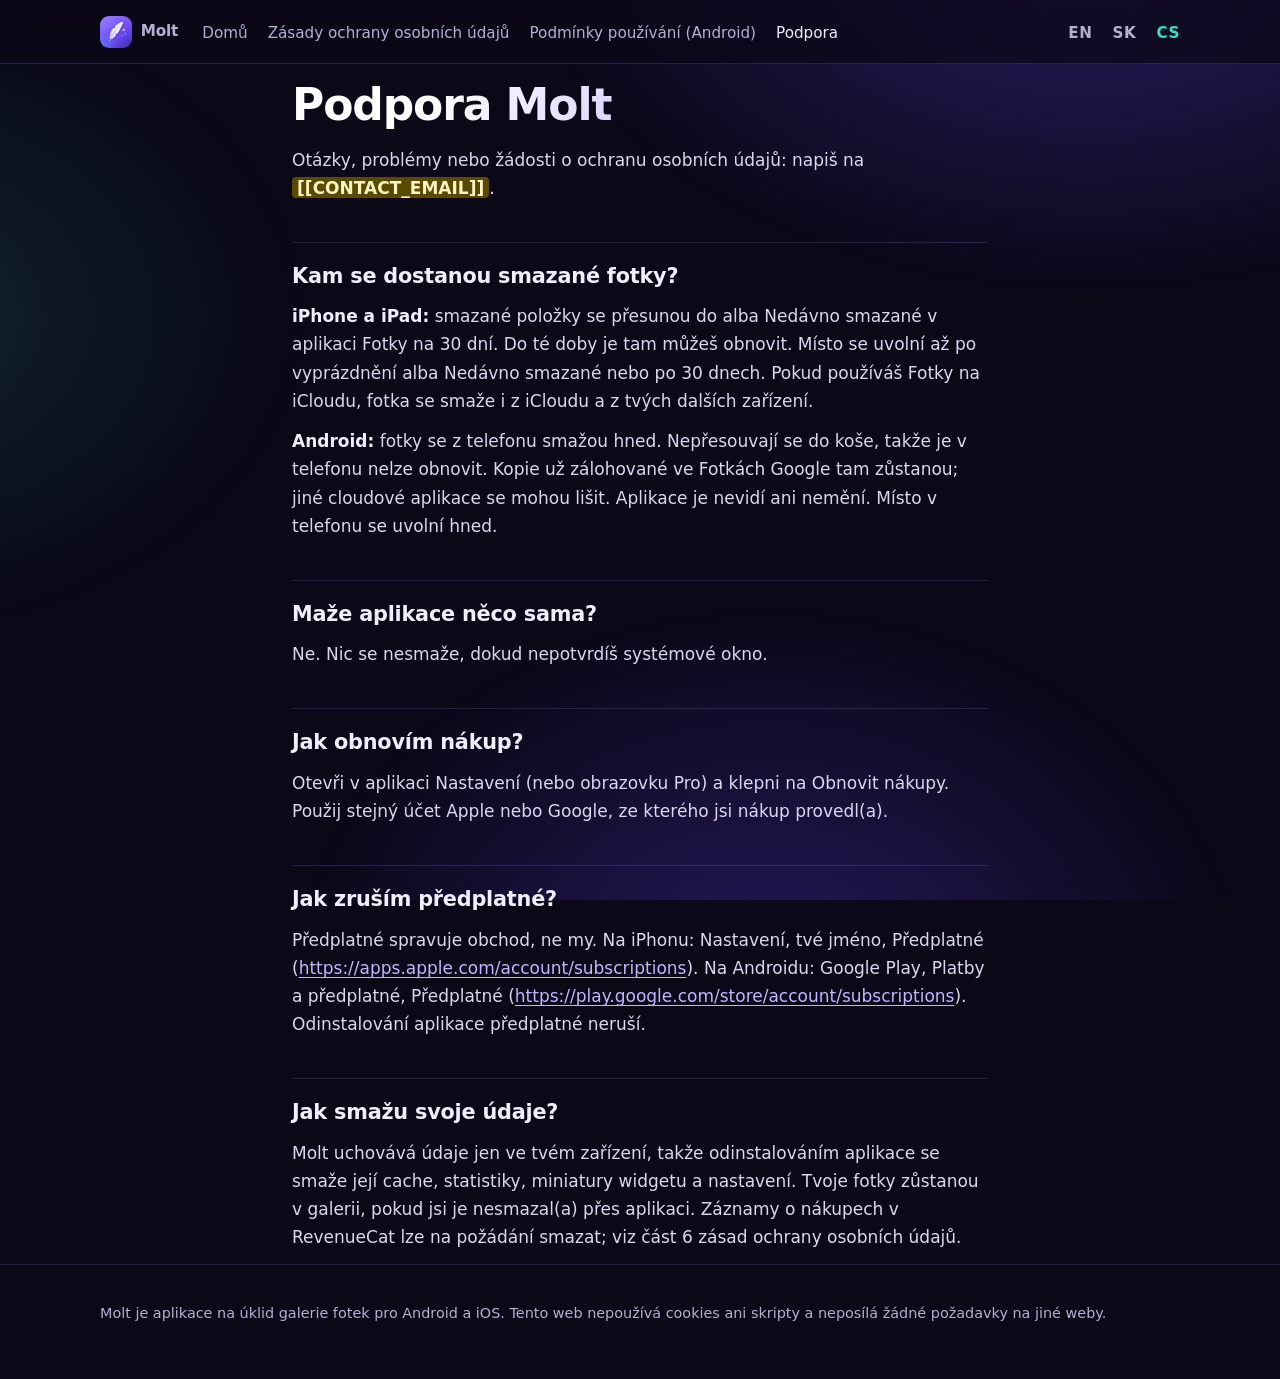
<file: site/cs/support/index.html>
<!doctype html>
<html lang="cs">
<head>
<meta charset="utf-8">
<meta name="viewport" content="width=device-width, initial-scale=1">
<title>Podpora Molt | Molt</title>
<meta name="description" content="Právní stránky a podpora pro Molt, čistič fotek pro Android a iOS.">
<meta name="color-scheme" content="light dark">
<link rel="icon" type="image/png" href="../../assets/icon.png">
<link rel="stylesheet" href="../../assets/site.css">
<link rel="alternate" hreflang="en" href="../../support/">
<link rel="alternate" hreflang="sk" href="../../sk/support/">
<link rel="alternate" hreflang="cs" href="../../cs/support/">
<link rel="alternate" hreflang="x-default" href="../../support/">
</head>
<body>
<a class="skip" href="#main">Přeskočit na obsah</a>
<header class="site">
<div class="wrap bar">
<a class="brand" href="../../cs/"><img src="../../assets/icon.png" alt="" width="32" height="32"><span>Molt</span></a>
<nav aria-label="Právní informace"><ul><li><a href="../../cs/">Domů</a></li><li><a href="../../cs/privacy/">Zásady ochrany osobních údajů</a></li><li><a href="../../cs/terms/">Podmínky používání (Android)</a></li><li><a href="../../cs/support/" aria-current="page">Podpora</a></li></ul></nav>
<nav aria-label="Jazyk" class="langs"><ul><li><a href="../../support/" lang="en" hreflang="en">EN</a></li><li><a href="../../sk/support/" lang="sk" hreflang="sk">SK</a></li><li><a href="../../cs/support/" lang="cs" hreflang="cs" aria-current="true">CS</a></li></ul></nav>
</div>
</header>
<main id="main" class="wrap">
<h1>Podpora Molt</h1>
<p>Otázky, problémy nebo žádosti o ochranu osobních údajů: napiš na <mark class="ph">[[CONTACT_EMAIL]]</mark>.</p>
<h2 id="q1">Kam se dostanou smazané fotky?</h2>
<p><strong>iPhone a iPad:</strong> smazané položky se přesunou do alba Nedávno smazané v aplikaci Fotky na 30 dní. Do té doby je tam můžeš obnovit. Místo se uvolní až po vyprázdnění alba Nedávno smazané nebo po 30 dnech. Pokud používáš Fotky na iCloudu, fotka se smaže i z iCloudu a z tvých dalších zařízení.</p>
<p><strong>Android:</strong> fotky se z telefonu smažou hned. Nepřesouvají se do koše, takže je v telefonu nelze obnovit. Kopie už zálohované ve Fotkách Google tam zůstanou; jiné cloudové aplikace se mohou lišit. Aplikace je nevidí ani nemění. Místo v telefonu se uvolní hned.</p>
<h2 id="q2">Maže aplikace něco sama?</h2>
<p>Ne. Nic se nesmaže, dokud nepotvrdíš systémové okno.</p>
<h2 id="q3">Jak obnovím nákup?</h2>
<p>Otevři v aplikaci Nastavení (nebo obrazovku Pro) a klepni na Obnovit nákupy. Použij stejný účet Apple nebo Google, ze kterého jsi nákup provedl(a).</p>
<h2 id="q4">Jak zruším předplatné?</h2>
<p>Předplatné spravuje obchod, ne my. Na iPhonu: Nastavení, tvé jméno, Předplatné (<a href="https://apps.apple.com/account/subscriptions" rel="noopener noreferrer">https://apps.apple.com/account/subscriptions</a>). Na Androidu: Google Play, Platby a předplatné, Předplatné (<a href="https://play.google.com/store/account/subscriptions" rel="noopener noreferrer">https://play.google.com/store/account/subscriptions</a>). Odinstalování aplikace předplatné neruší.</p>
<h2 id="q5">Jak smažu svoje údaje?</h2>
<p>Molt uchovává údaje jen ve tvém zařízení, takže odinstalováním aplikace se smaže její cache, statistiky, miniatury widgetu a nastavení. Tvoje fotky zůstanou v galerii, pokud jsi je nesmazal(a) přes aplikaci. Záznamy o nákupech v RevenueCat lze na požádání smazat; viz část 6 zásad ochrany osobních údajů.</p>

</main>
<footer class="site"><div class="wrap"><p>Molt je aplikace na úklid galerie fotek pro Android a iOS. Tento web nepoužívá cookies ani skripty a neposílá žádné požadavky na jiné weby.</p></div></footer>
</body>
</html>
</file>
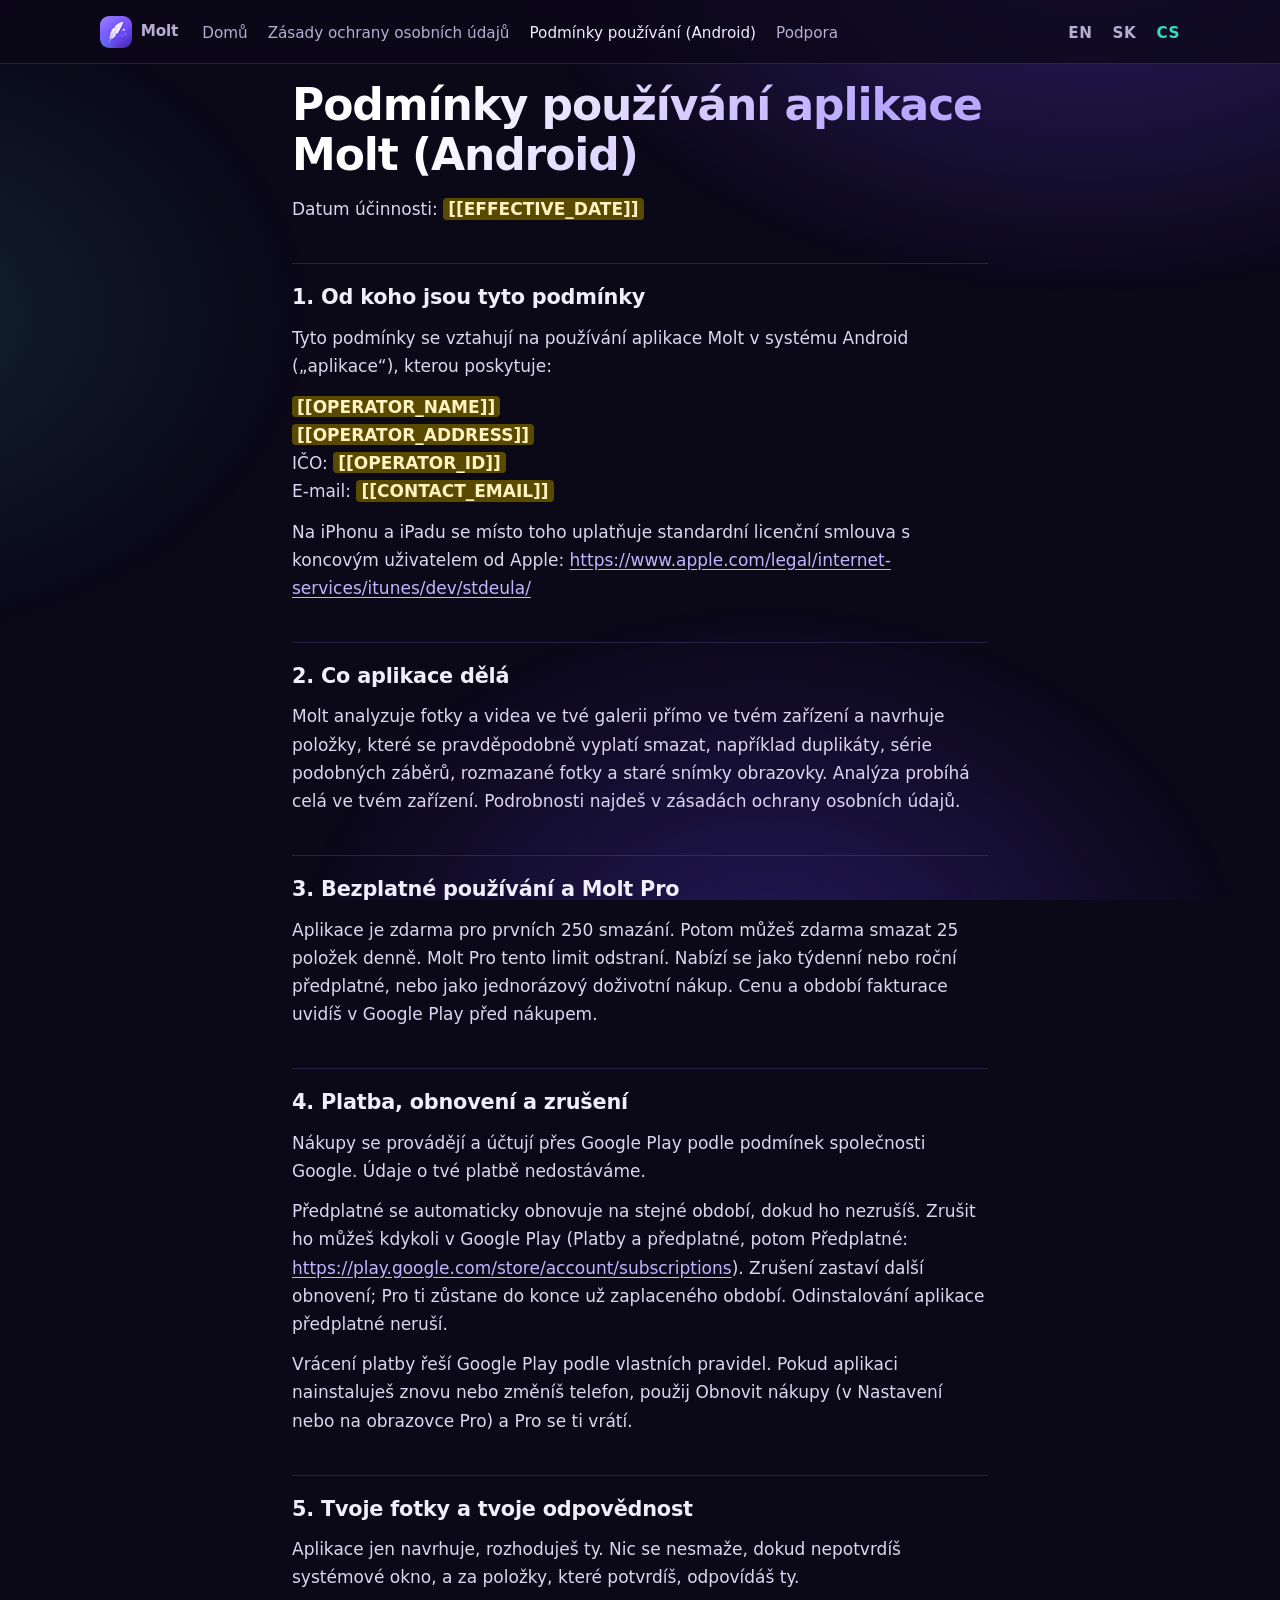
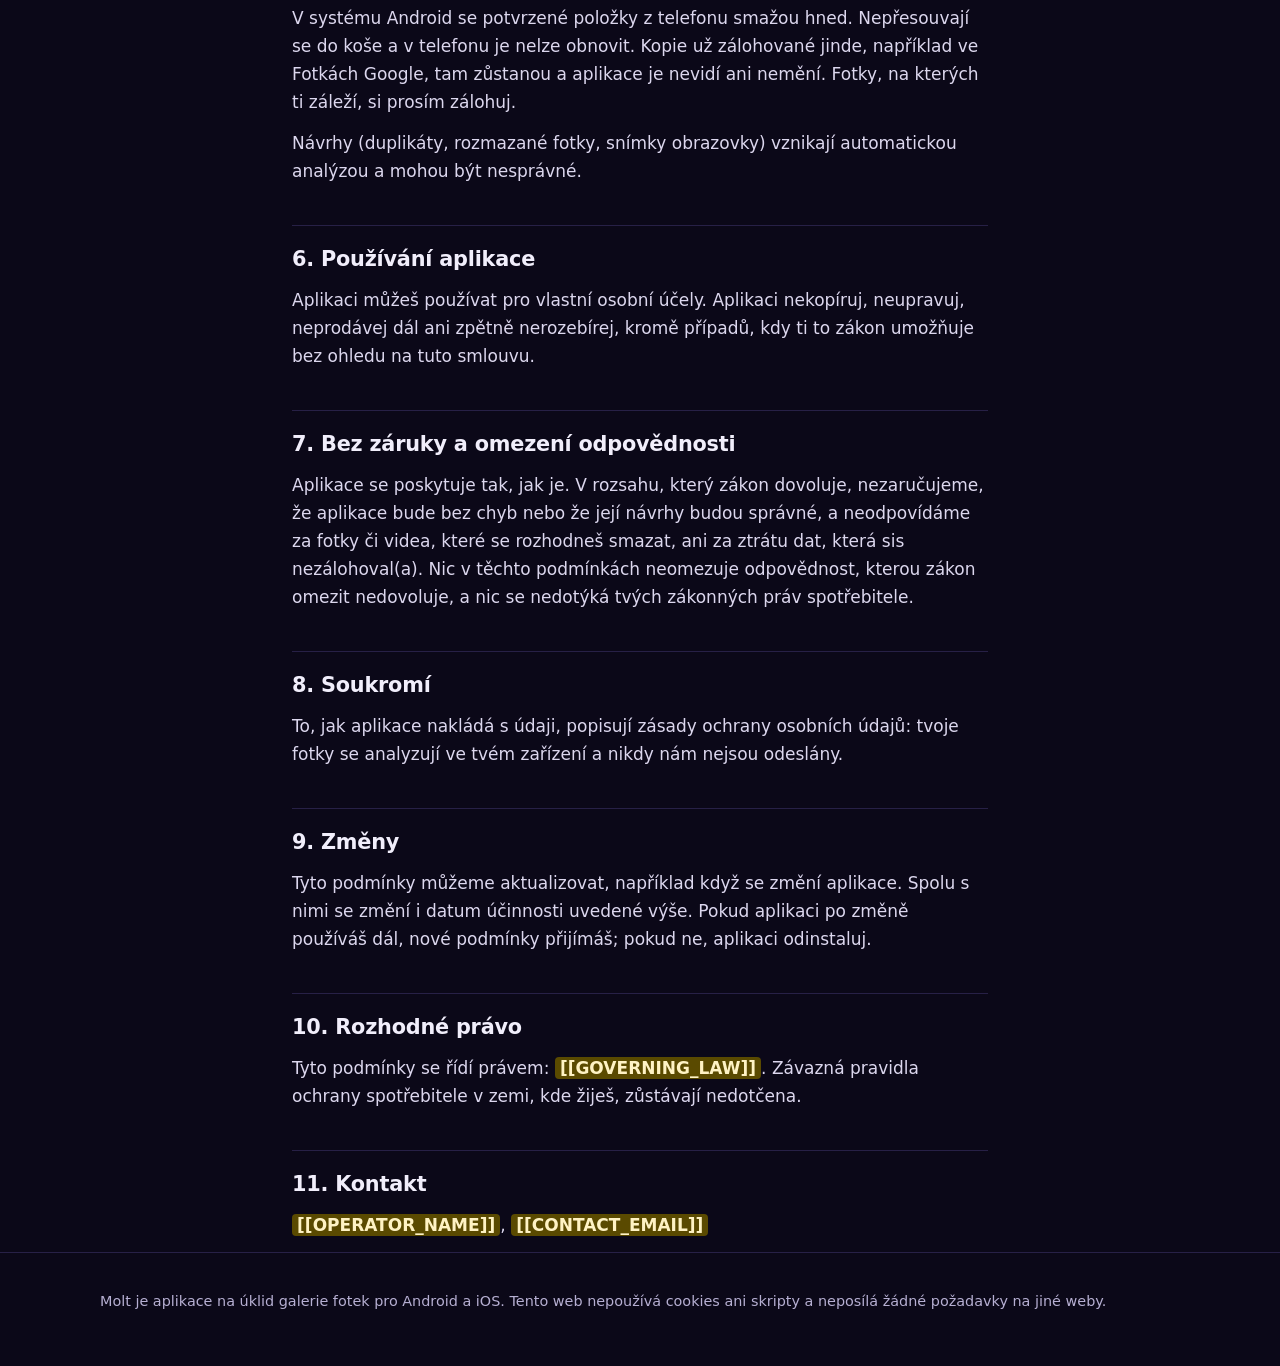
<file: site/cs/terms/index.html>
<!doctype html>
<!-- Draft: under review. -->
<html lang="cs">
<head>
<meta charset="utf-8">
<meta name="viewport" content="width=device-width, initial-scale=1">
<title>Podmínky používání aplikace Molt (Android) | Molt</title>
<meta name="description" content="Právní stránky a podpora pro Molt, čistič fotek pro Android a iOS.">
<meta name="color-scheme" content="light dark">
<link rel="icon" type="image/png" href="../../assets/icon.png">
<link rel="stylesheet" href="../../assets/site.css">
<link rel="alternate" hreflang="en" href="../../terms/">
<link rel="alternate" hreflang="sk" href="../../sk/terms/">
<link rel="alternate" hreflang="cs" href="../../cs/terms/">
<link rel="alternate" hreflang="x-default" href="../../terms/">
</head>
<body>
<a class="skip" href="#main">Přeskočit na obsah</a>
<header class="site">
<div class="wrap bar">
<a class="brand" href="../../cs/"><img src="../../assets/icon.png" alt="" width="32" height="32"><span>Molt</span></a>
<nav aria-label="Právní informace"><ul><li><a href="../../cs/">Domů</a></li><li><a href="../../cs/privacy/">Zásady ochrany osobních údajů</a></li><li><a href="../../cs/terms/" aria-current="page">Podmínky používání (Android)</a></li><li><a href="../../cs/support/">Podpora</a></li></ul></nav>
<nav aria-label="Jazyk" class="langs"><ul><li><a href="../../terms/" lang="en" hreflang="en">EN</a></li><li><a href="../../sk/terms/" lang="sk" hreflang="sk">SK</a></li><li><a href="../../cs/terms/" lang="cs" hreflang="cs" aria-current="true">CS</a></li></ul></nav>
</div>
</header>
<main id="main" class="wrap">
<h1>Podmínky používání aplikace Molt (Android)</h1>
<p>Datum účinnosti: <mark class="ph">[[EFFECTIVE_DATE]]</mark></p>
<h2 id="s1">1. Od koho jsou tyto podmínky</h2>
<p>Tyto podmínky se vztahují na používání aplikace Molt v systému Android („aplikace“), kterou poskytuje:</p>
<p><mark class="ph">[[OPERATOR_NAME]]</mark><br>
<mark class="ph">[[OPERATOR_ADDRESS]]</mark><br>
IČO: <mark class="ph">[[OPERATOR_ID]]</mark><br>
E-mail: <mark class="ph">[[CONTACT_EMAIL]]</mark></p>
<p>Na iPhonu a iPadu se místo toho uplatňuje standardní licenční smlouva s koncovým uživatelem od Apple: <a href="https://www.apple.com/legal/internet-services/itunes/dev/stdeula/" rel="noopener noreferrer">https://www.apple.com/legal/internet-services/itunes/dev/stdeula/</a></p>
<h2 id="s2">2. Co aplikace dělá</h2>
<p>Molt analyzuje fotky a videa ve tvé galerii přímo ve tvém zařízení a navrhuje položky, které se pravděpodobně vyplatí smazat, například duplikáty, série podobných záběrů, rozmazané fotky a staré snímky obrazovky. Analýza probíhá celá ve tvém zařízení. Podrobnosti najdeš v zásadách ochrany osobních údajů.</p>
<h2 id="s3">3. Bezplatné používání a Molt Pro</h2>
<p>Aplikace je zdarma pro prvních 250 smazání. Potom můžeš zdarma smazat 25 položek denně. Molt Pro tento limit odstraní. Nabízí se jako týdenní nebo roční předplatné, nebo jako jednorázový doživotní nákup. Cenu a období fakturace uvidíš v Google Play před nákupem.</p>
<h2 id="s4">4. Platba, obnovení a zrušení</h2>
<p>Nákupy se provádějí a účtují přes Google Play podle podmínek společnosti Google. Údaje o tvé platbě nedostáváme.</p>
<p>Předplatné se automaticky obnovuje na stejné období, dokud ho nezrušíš. Zrušit ho můžeš kdykoli v Google Play (Platby a předplatné, potom Předplatné: <a href="https://play.google.com/store/account/subscriptions" rel="noopener noreferrer">https://play.google.com/store/account/subscriptions</a>). Zrušení zastaví další obnovení; Pro ti zůstane do konce už zaplaceného období. Odinstalování aplikace předplatné neruší.</p>
<p>Vrácení platby řeší Google Play podle vlastních pravidel. Pokud aplikaci nainstaluješ znovu nebo změníš telefon, použij Obnovit nákupy (v Nastavení nebo na obrazovce Pro) a Pro se ti vrátí.</p>
<h2 id="s5">5. Tvoje fotky a tvoje odpovědnost</h2>
<p>Aplikace jen navrhuje, rozhoduješ ty. Nic se nesmaže, dokud nepotvrdíš systémové okno, a za položky, které potvrdíš, odpovídáš ty.</p>
<p>V systému Android se potvrzené položky z telefonu smažou hned. Nepřesouvají se do koše a v telefonu je nelze obnovit. Kopie už zálohované jinde, například ve Fotkách Google, tam zůstanou a aplikace je nevidí ani nemění. Fotky, na kterých ti záleží, si prosím zálohuj.</p>
<p>Návrhy (duplikáty, rozmazané fotky, snímky obrazovky) vznikají automatickou analýzou a mohou být nesprávné.</p>
<h2 id="s6">6. Používání aplikace</h2>
<p>Aplikaci můžeš používat pro vlastní osobní účely. Aplikaci nekopíruj, neupravuj, neprodávej dál ani zpětně nerozebírej, kromě případů, kdy ti to zákon umožňuje bez ohledu na tuto smlouvu.</p>
<h2 id="s7">7. Bez záruky a omezení odpovědnosti</h2>
<p>Aplikace se poskytuje tak, jak je. V rozsahu, který zákon dovoluje, nezaručujeme, že aplikace bude bez chyb nebo že její návrhy budou správné, a neodpovídáme za fotky či videa, které se rozhodneš smazat, ani za ztrátu dat, která sis nezálohoval(a). Nic v těchto podmínkách neomezuje odpovědnost, kterou zákon omezit nedovoluje, a nic se nedotýká tvých zákonných práv spotřebitele.</p>
<h2 id="s8">8. Soukromí</h2>
<p>To, jak aplikace nakládá s údaji, popisují zásady ochrany osobních údajů: tvoje fotky se analyzují ve tvém zařízení a nikdy nám nejsou odeslány.</p>
<h2 id="s9">9. Změny</h2>
<p>Tyto podmínky můžeme aktualizovat, například když se změní aplikace. Spolu s nimi se změní i datum účinnosti uvedené výše. Pokud aplikaci po změně používáš dál, nové podmínky přijímáš; pokud ne, aplikaci odinstaluj.</p>
<h2 id="s10">10. Rozhodné právo</h2>
<p>Tyto podmínky se řídí právem: <mark class="ph">[[GOVERNING_LAW]]</mark>. Závazná pravidla ochrany spotřebitele v zemi, kde žiješ, zůstávají nedotčena.</p>
<h2 id="s11">11. Kontakt</h2>
<p><mark class="ph">[[OPERATOR_NAME]]</mark>, <mark class="ph">[[CONTACT_EMAIL]]</mark></p>

</main>
<footer class="site"><div class="wrap"><p>Molt je aplikace na úklid galerie fotek pro Android a iOS. Tento web nepoužívá cookies ani skripty a neposílá žádné požadavky na jiné weby.</p></div></footer>
</body>
</html>
</file>
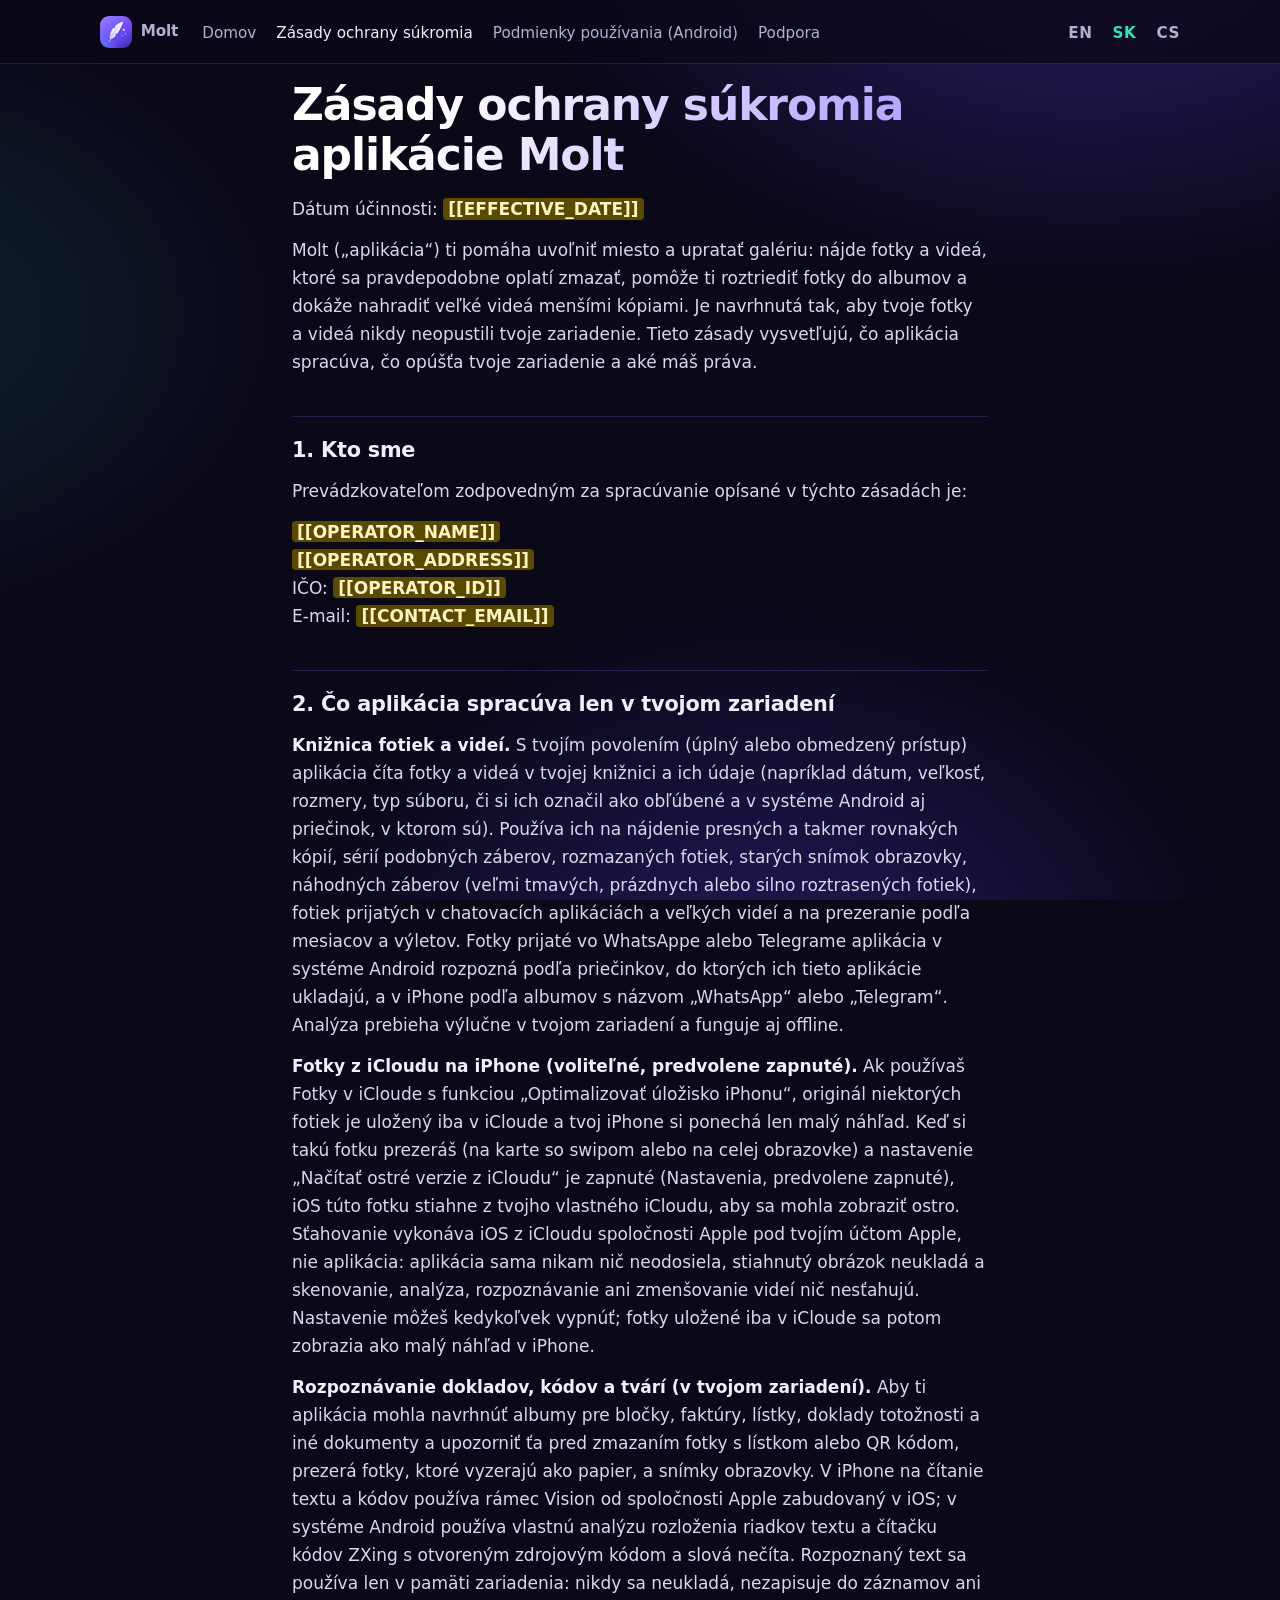
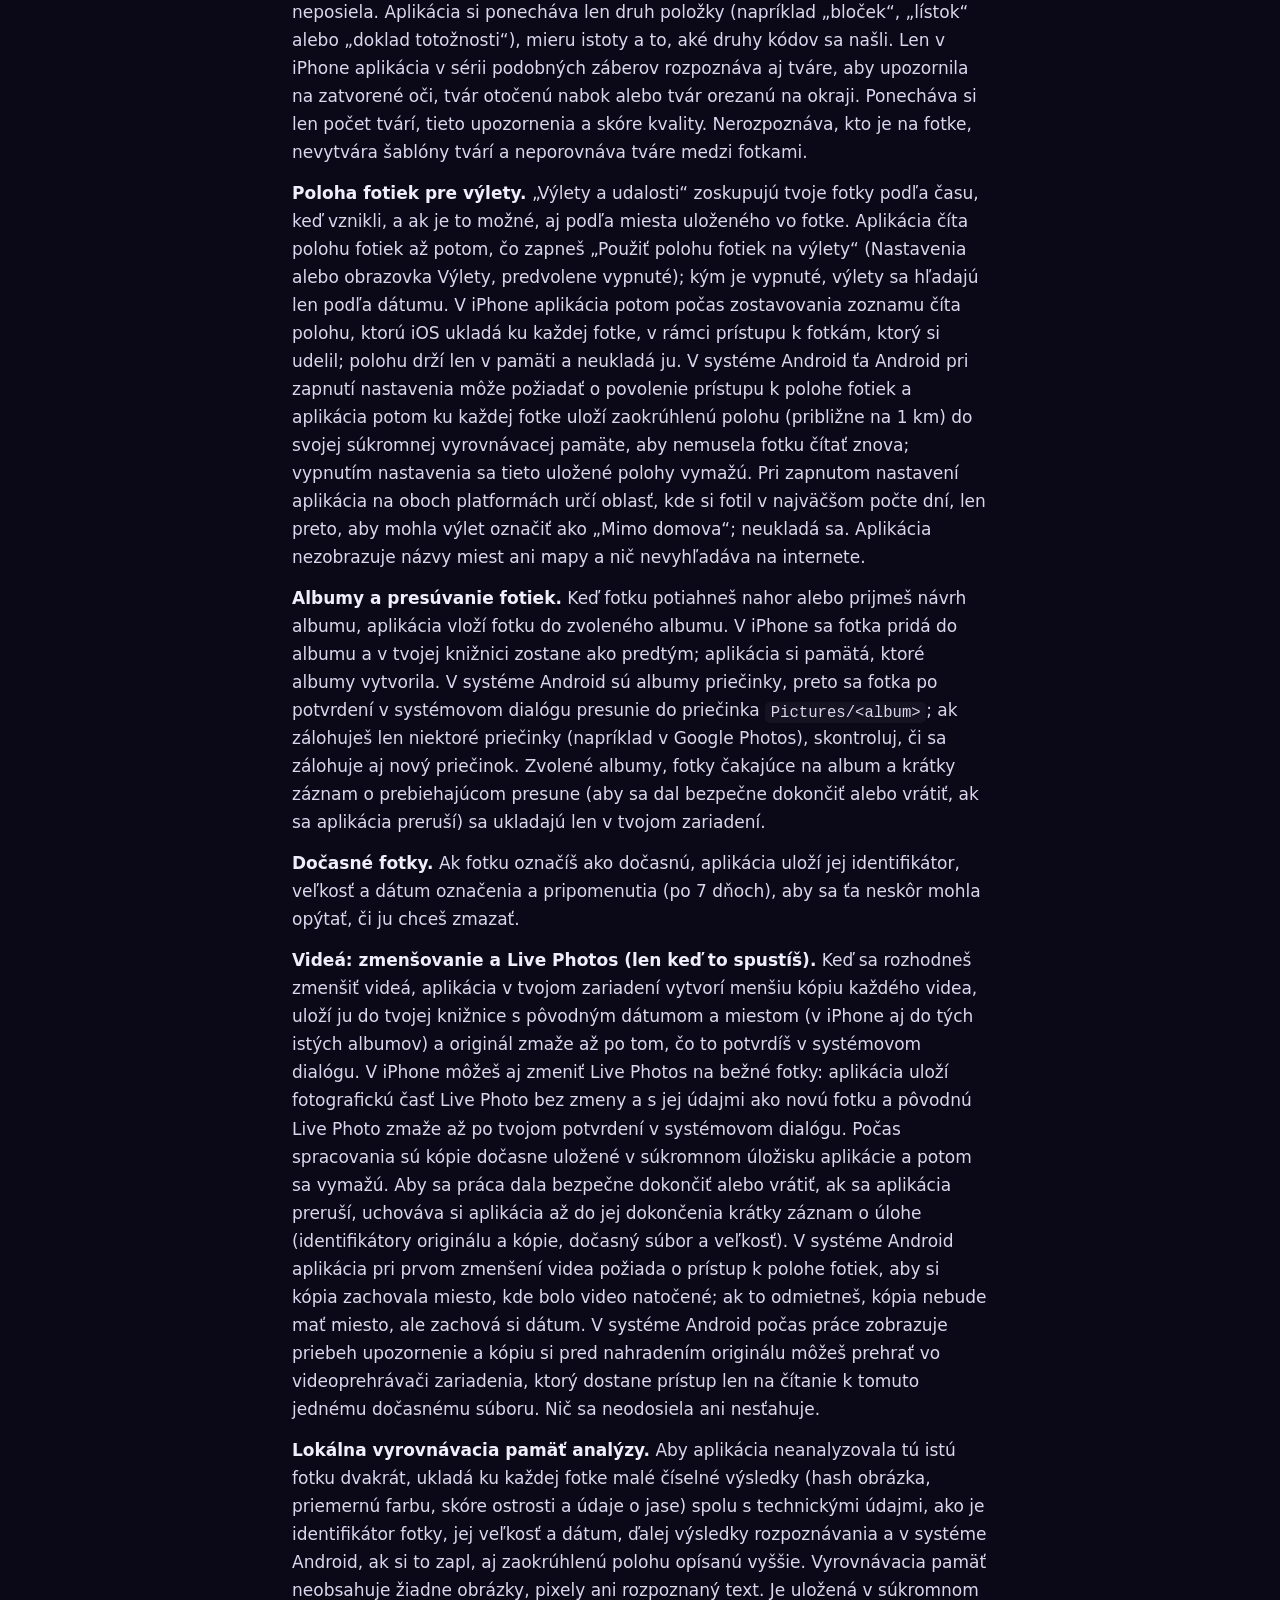
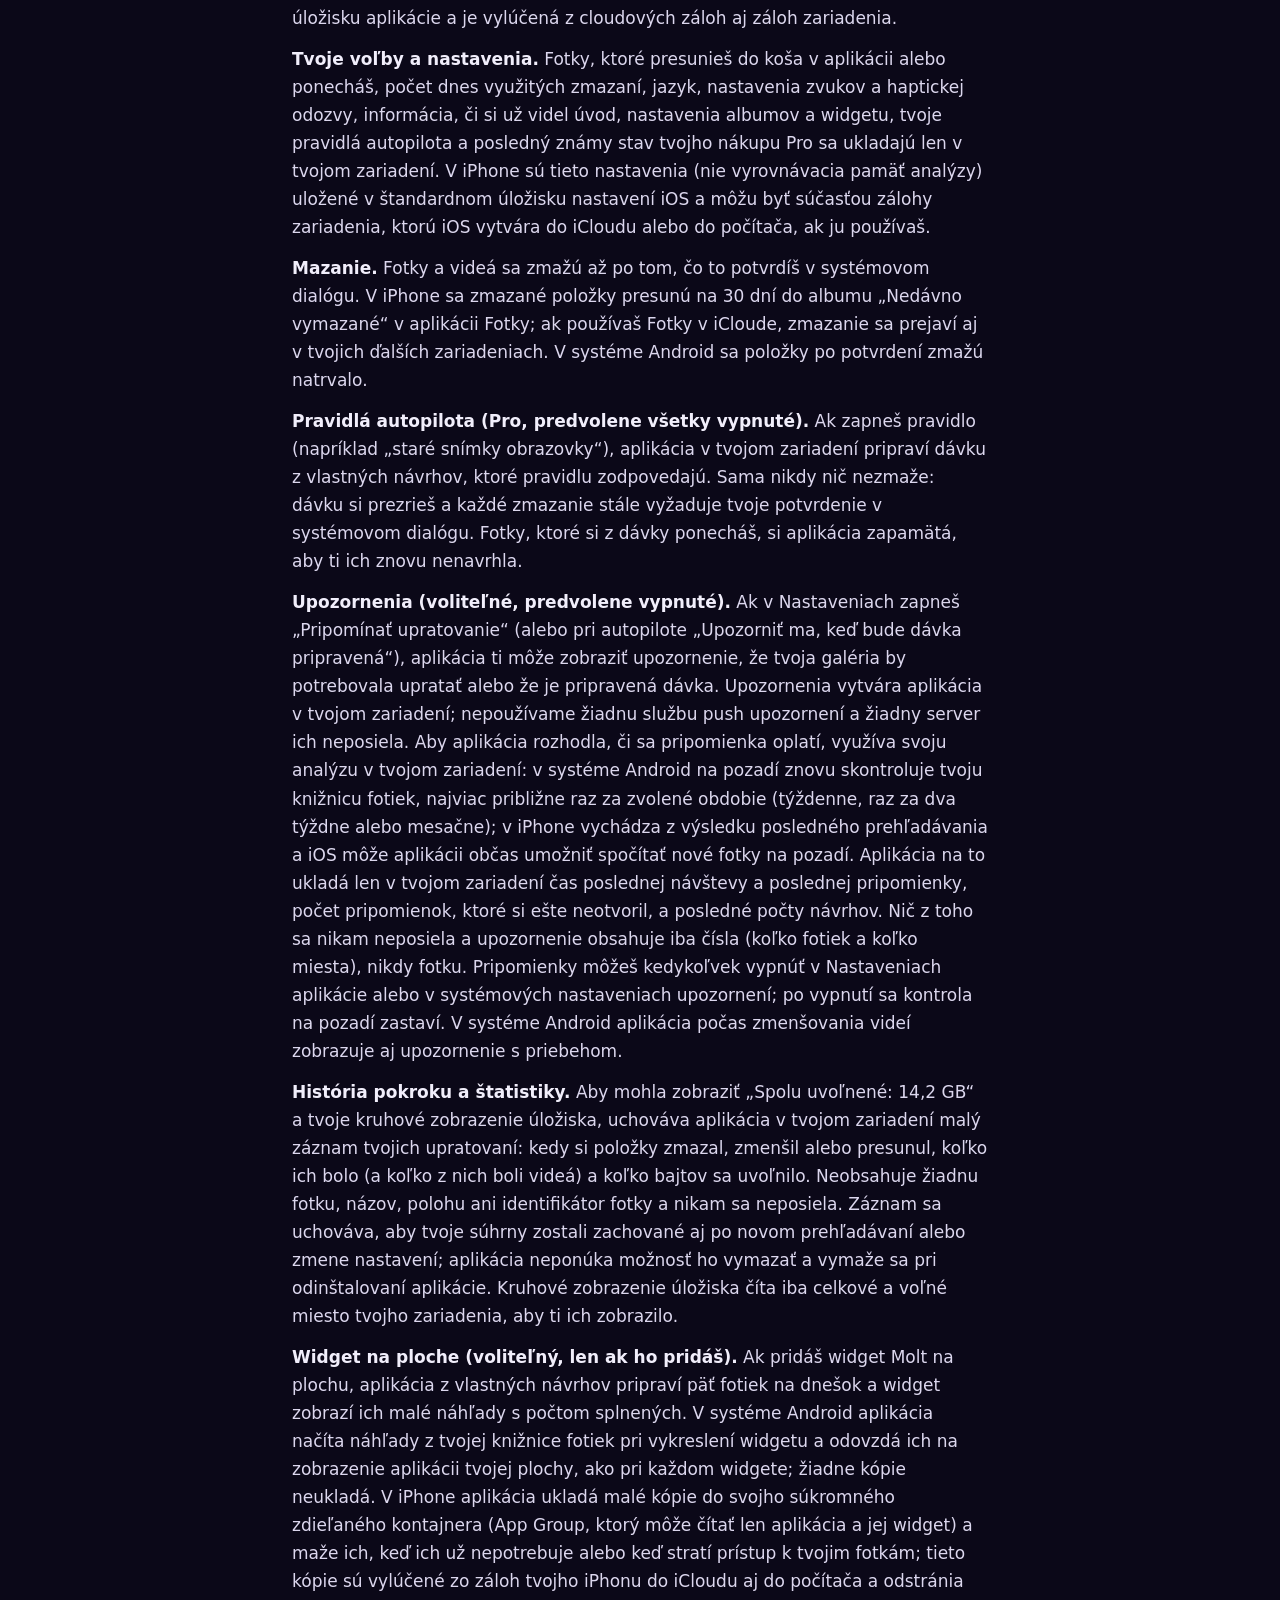
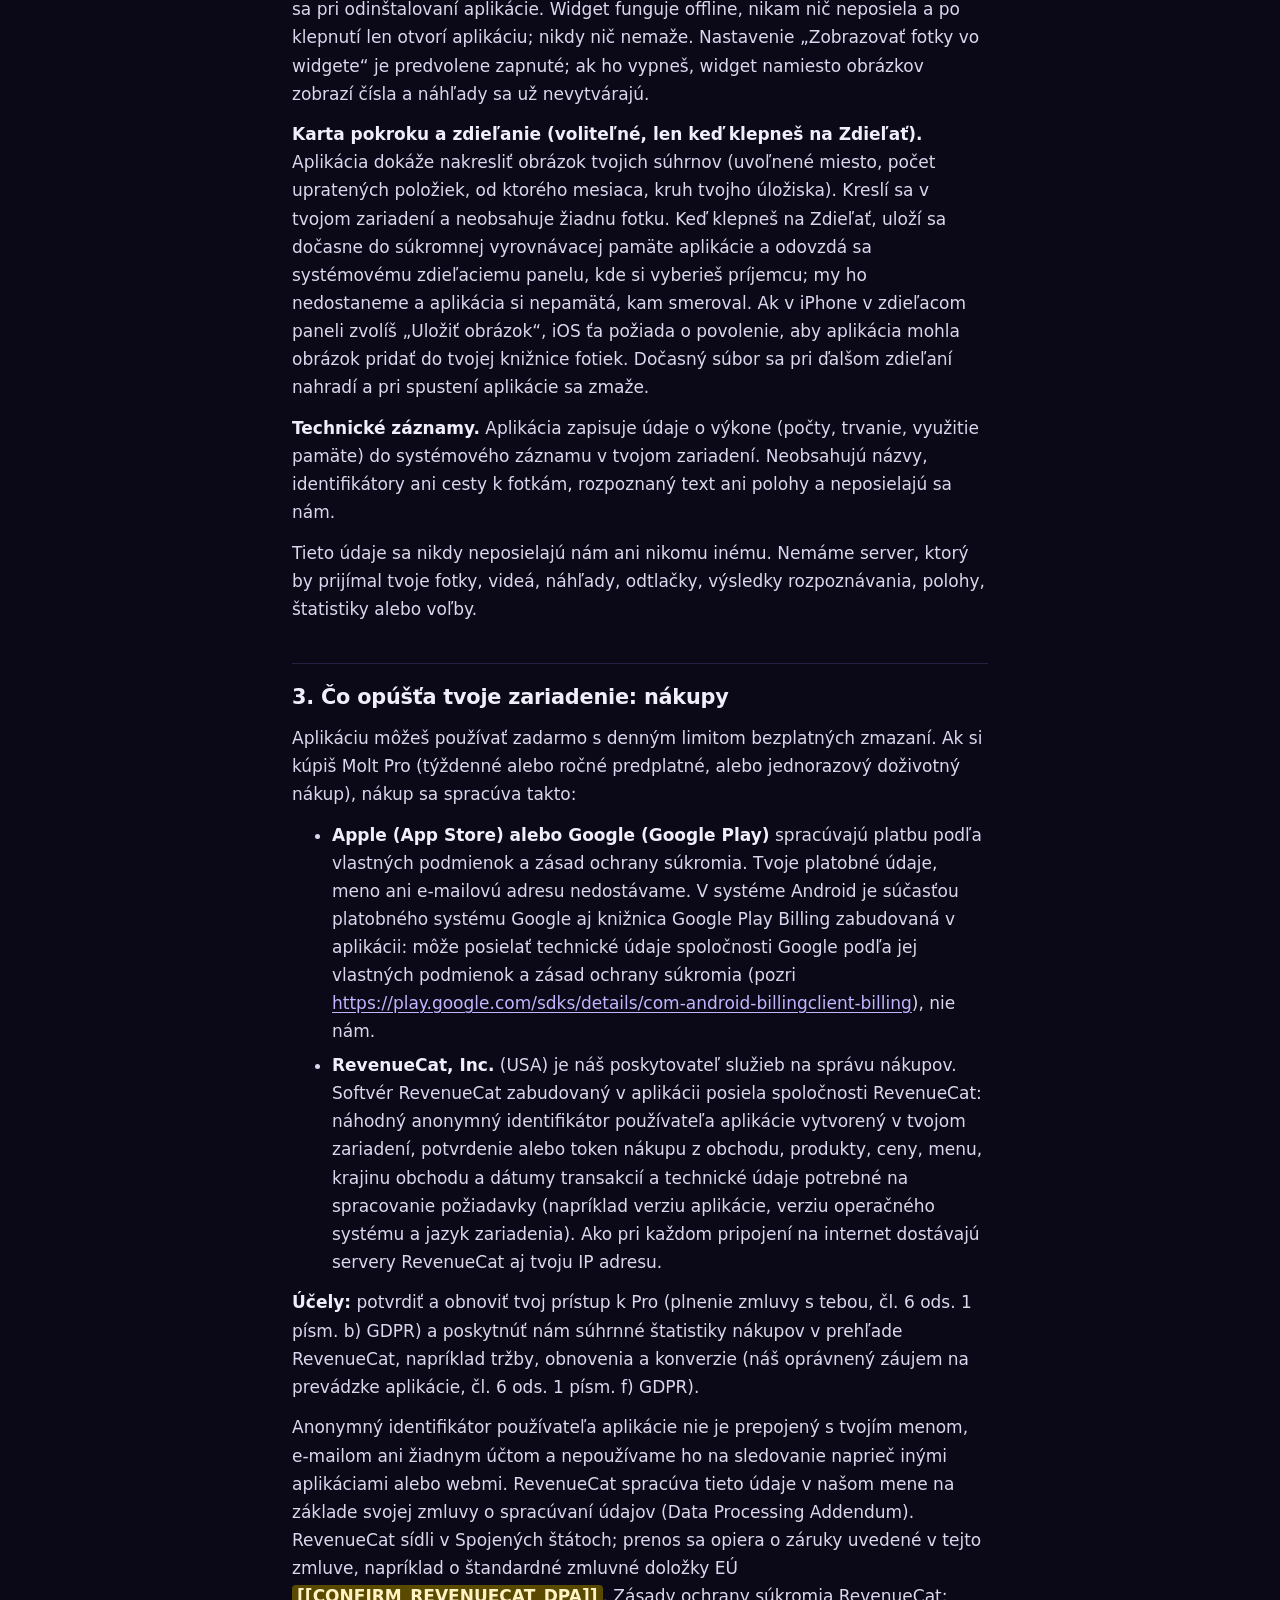
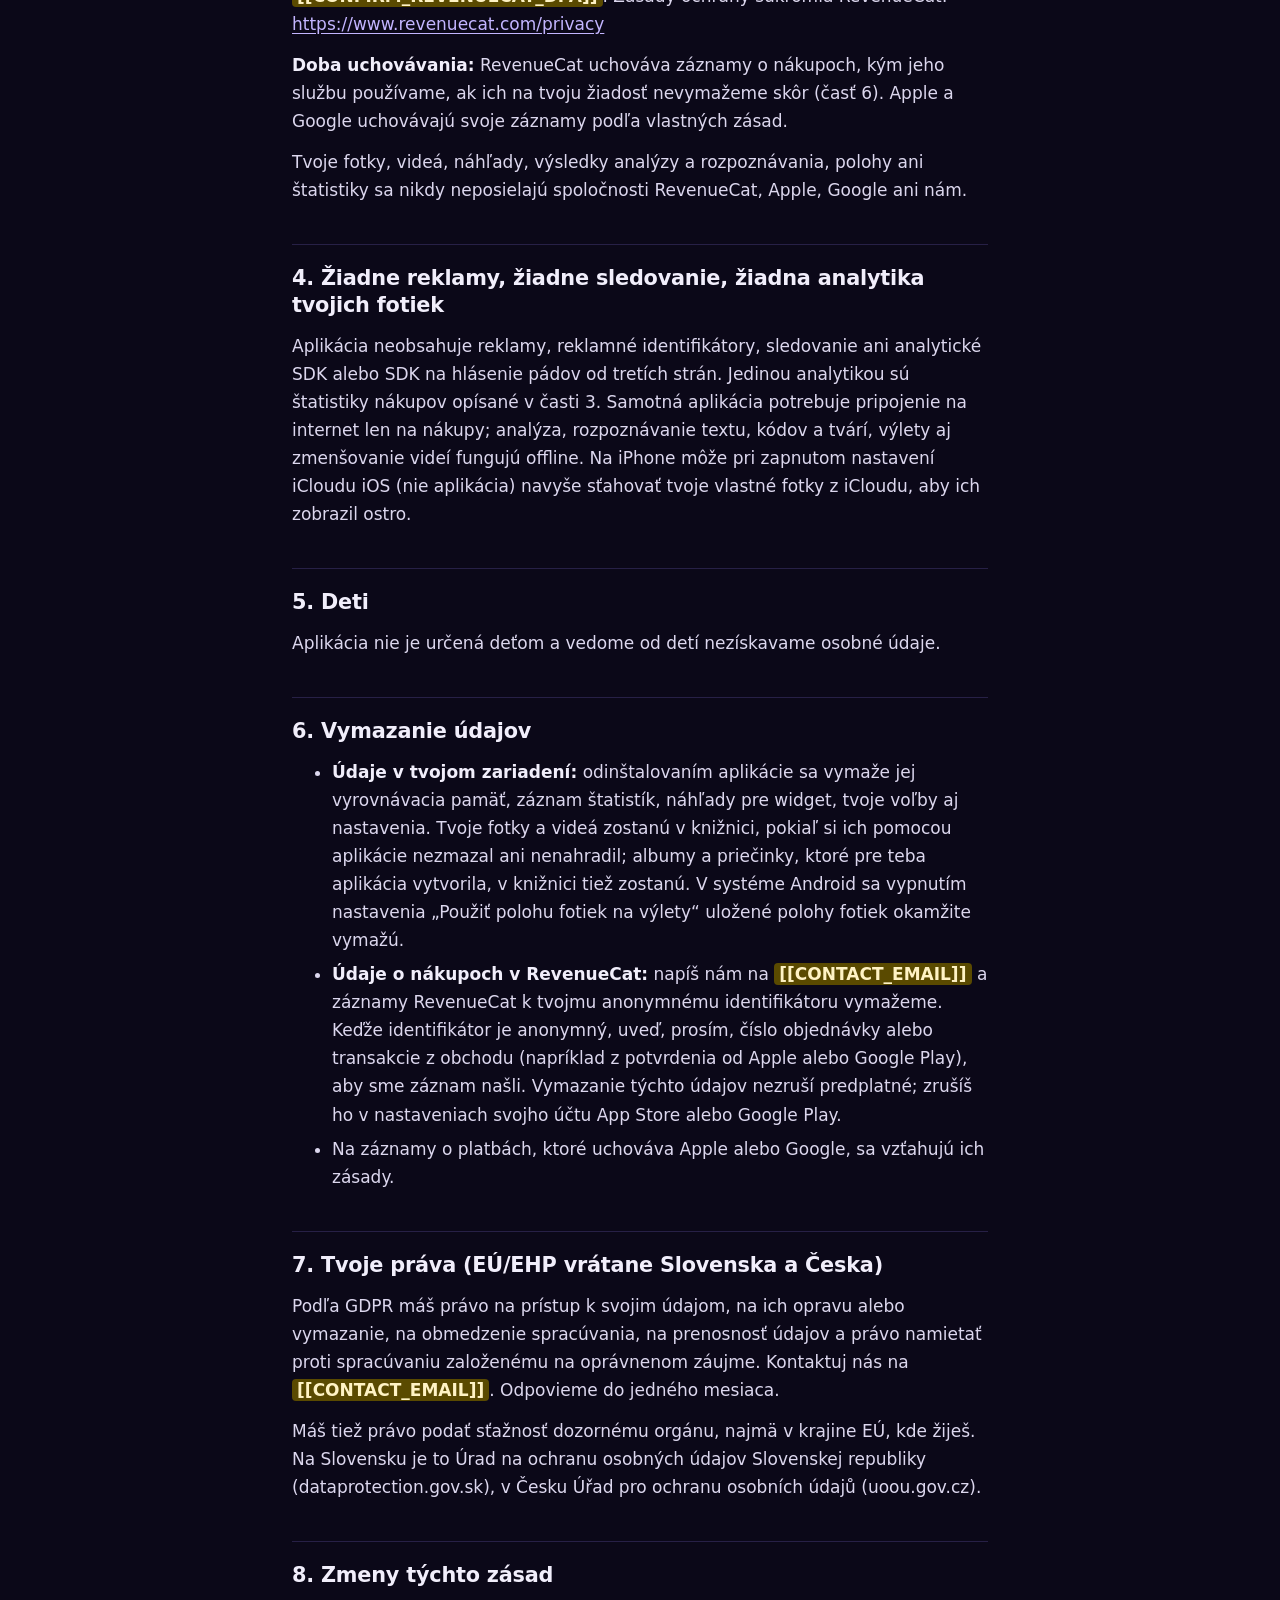
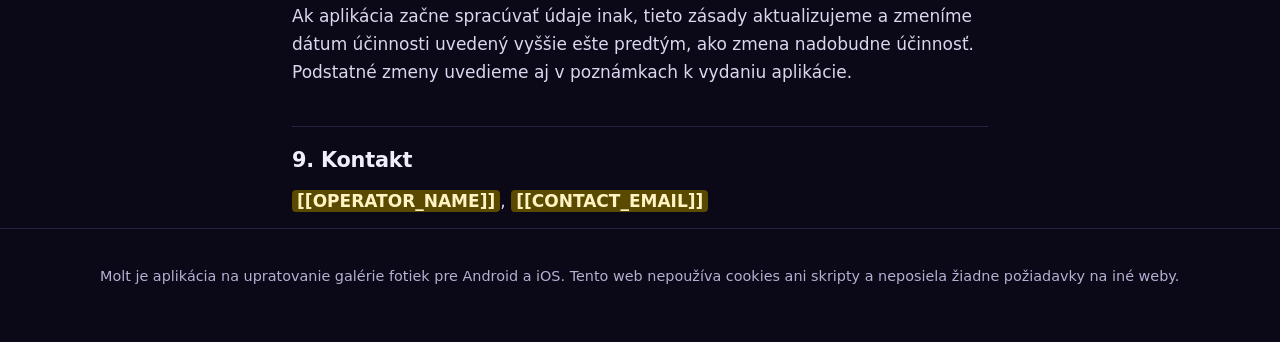
<file: site/sk/privacy/index.html>
<!doctype html>
<html lang="sk">
<head>
<meta charset="utf-8">
<meta name="viewport" content="width=device-width, initial-scale=1">
<title>Zásady ochrany súkromia aplikácie Molt | Molt</title>
<meta name="description" content="Právne stránky a podpora pre Molt, čistič fotiek pre Android a iOS.">
<meta name="color-scheme" content="light dark">
<link rel="icon" type="image/png" href="../../assets/icon.png">
<link rel="stylesheet" href="../../assets/site.css">
<link rel="alternate" hreflang="en" href="../../privacy/">
<link rel="alternate" hreflang="sk" href="../../sk/privacy/">
<link rel="alternate" hreflang="cs" href="../../cs/privacy/">
<link rel="alternate" hreflang="x-default" href="../../privacy/">
</head>
<body>
<a class="skip" href="#main">Preskočiť na obsah</a>
<header class="site">
<div class="wrap bar">
<a class="brand" href="../../sk/"><img src="../../assets/icon.png" alt="" width="32" height="32"><span>Molt</span></a>
<nav aria-label="Právne informácie"><ul><li><a href="../../sk/">Domov</a></li><li><a href="../../sk/privacy/" aria-current="page">Zásady ochrany súkromia</a></li><li><a href="../../sk/terms/">Podmienky používania (Android)</a></li><li><a href="../../sk/support/">Podpora</a></li></ul></nav>
<nav aria-label="Jazyk" class="langs"><ul><li><a href="../../privacy/" lang="en" hreflang="en">EN</a></li><li><a href="../../sk/privacy/" lang="sk" hreflang="sk" aria-current="true">SK</a></li><li><a href="../../cs/privacy/" lang="cs" hreflang="cs">CS</a></li></ul></nav>
</div>
</header>
<main id="main" class="wrap">
<h1>Zásady ochrany súkromia aplikácie Molt</h1>
<p>Dátum účinnosti: <mark class="ph">[[EFFECTIVE_DATE]]</mark></p>
<p>Molt („aplikácia“) ti pomáha uvoľniť miesto a upratať galériu: nájde fotky a videá, ktoré sa pravdepodobne oplatí zmazať, pomôže ti roztriediť fotky do albumov a dokáže nahradiť veľké videá menšími kópiami. Je navrhnutá tak, aby tvoje fotky a videá nikdy neopustili tvoje zariadenie. Tieto zásady vysvetľujú, čo aplikácia spracúva, čo opúšťa tvoje zariadenie a aké máš práva.</p>
<h2 id="s1">1. Kto sme</h2>
<p>Prevádzkovateľom zodpovedným za spracúvanie opísané v týchto zásadách je:</p>
<p><mark class="ph">[[OPERATOR_NAME]]</mark><br>
<mark class="ph">[[OPERATOR_ADDRESS]]</mark><br>
IČO: <mark class="ph">[[OPERATOR_ID]]</mark><br>
E-mail: <mark class="ph">[[CONTACT_EMAIL]]</mark></p>
<h2 id="s2">2. Čo aplikácia spracúva len v tvojom zariadení</h2>
<p><strong>Knižnica fotiek a videí.</strong> S tvojím povolením (úplný alebo obmedzený prístup) aplikácia číta fotky a videá v tvojej knižnici a ich údaje (napríklad dátum, veľkosť, rozmery, typ súboru, či si ich označil ako obľúbené a v systéme Android aj priečinok, v ktorom sú). Používa ich na nájdenie presných a takmer rovnakých kópií, sérií podobných záberov, rozmazaných fotiek, starých snímok obrazovky, náhodných záberov (veľmi tmavých, prázdnych alebo silno roztrasených fotiek), fotiek prijatých v chatovacích aplikáciách a veľkých videí a na prezeranie podľa mesiacov a výletov. Fotky prijaté vo WhatsAppe alebo Telegrame aplikácia v systéme Android rozpozná podľa priečinkov, do ktorých ich tieto aplikácie ukladajú, a v iPhone podľa albumov s názvom „WhatsApp“ alebo „Telegram“. Analýza prebieha výlučne v tvojom zariadení a funguje aj offline.</p>
<p><strong>Fotky z iCloudu na iPhone (voliteľné, predvolene zapnuté).</strong> Ak používaš Fotky v iCloude s funkciou „Optimalizovať úložisko iPhonu“, originál niektorých fotiek je uložený iba v iCloude a tvoj iPhone si ponechá len malý náhľad. Keď si takú fotku prezeráš (na karte so swipom alebo na celej obrazovke) a nastavenie „Načítať ostré verzie z iCloudu“ je zapnuté (Nastavenia, predvolene zapnuté), iOS túto fotku stiahne z tvojho vlastného iCloudu, aby sa mohla zobraziť ostro. Sťahovanie vykonáva iOS z iCloudu spoločnosti Apple pod tvojím účtom Apple, nie aplikácia: aplikácia sama nikam nič neodosiela, stiahnutý obrázok neukladá a skenovanie, analýza, rozpoznávanie ani zmenšovanie videí nič nesťahujú. Nastavenie môžeš kedykoľvek vypnúť; fotky uložené iba v iCloude sa potom zobrazia ako malý náhľad v iPhone.</p>
<p><strong>Rozpoznávanie dokladov, kódov a tvárí (v tvojom zariadení).</strong> Aby ti aplikácia mohla navrhnúť albumy pre bločky, faktúry, lístky, doklady totožnosti a iné dokumenty a upozorniť ťa pred zmazaním fotky s lístkom alebo QR kódom, prezerá fotky, ktoré vyzerajú ako papier, a snímky obrazovky. V iPhone na čítanie textu a kódov používa rámec Vision od spoločnosti Apple zabudovaný v iOS; v systéme Android používa vlastnú analýzu rozloženia riadkov textu a čítačku kódov ZXing s otvoreným zdrojovým kódom a slová nečíta. Rozpoznaný text sa používa len v pamäti zariadenia: nikdy sa neukladá, nezapisuje do záznamov ani neposiela. Aplikácia si ponecháva len druh položky (napríklad „bloček“, „lístok“ alebo „doklad totožnosti“), mieru istoty a to, aké druhy kódov sa našli. Len v iPhone aplikácia v sérii podobných záberov rozpoznáva aj tváre, aby upozornila na zatvorené oči, tvár otočenú nabok alebo tvár orezanú na okraji. Ponecháva si len počet tvárí, tieto upozornenia a skóre kvality. Nerozpoznáva, kto je na fotke, nevytvára šablóny tvárí a neporovnáva tváre medzi fotkami.</p>
<p><strong>Poloha fotiek pre výlety.</strong> „Výlety a udalosti“ zoskupujú tvoje fotky podľa času, keď vznikli, a ak je to možné, aj podľa miesta uloženého vo fotke. Aplikácia číta polohu fotiek až potom, čo zapneš „Použiť polohu fotiek na výlety“ (Nastavenia alebo obrazovka Výlety, predvolene vypnuté); kým je vypnuté, výlety sa hľadajú len podľa dátumu. V iPhone aplikácia potom počas zostavovania zoznamu číta polohu, ktorú iOS ukladá ku každej fotke, v rámci prístupu k fotkám, ktorý si udelil; polohu drží len v pamäti a neukladá ju. V systéme Android ťa Android pri zapnutí nastavenia môže požiadať o povolenie prístupu k polohe fotiek a aplikácia potom ku každej fotke uloží zaokrúhlenú polohu (približne na 1 km) do svojej súkromnej vyrovnávacej pamäte, aby nemusela fotku čítať znova; vypnutím nastavenia sa tieto uložené polohy vymažú. Pri zapnutom nastavení aplikácia na oboch platformách určí oblasť, kde si fotil v najväčšom počte dní, len preto, aby mohla výlet označiť ako „Mimo domova“; neukladá sa. Aplikácia nezobrazuje názvy miest ani mapy a nič nevyhľadáva na internete.</p>
<p><strong>Albumy a presúvanie fotiek.</strong> Keď fotku potiahneš nahor alebo prijmeš návrh albumu, aplikácia vloží fotku do zvoleného albumu. V iPhone sa fotka pridá do albumu a v tvojej knižnici zostane ako predtým; aplikácia si pamätá, ktoré albumy vytvorila. V systéme Android sú albumy priečinky, preto sa fotka po potvrdení v systémovom dialógu presunie do priečinka <code>Pictures/&lt;album&gt;</code>; ak zálohuješ len niektoré priečinky (napríklad v Google Photos), skontroluj, či sa zálohuje aj nový priečinok. Zvolené albumy, fotky čakajúce na album a krátky záznam o prebiehajúcom presune (aby sa dal bezpečne dokončiť alebo vrátiť, ak sa aplikácia preruší) sa ukladajú len v tvojom zariadení.</p>
<p><strong>Dočasné fotky.</strong> Ak fotku označíš ako dočasnú, aplikácia uloží jej identifikátor, veľkosť a dátum označenia a pripomenutia (po 7 dňoch), aby sa ťa neskôr mohla opýtať, či ju chceš zmazať.</p>
<p><strong>Videá: zmenšovanie a Live Photos (len keď to spustíš).</strong> Keď sa rozhodneš zmenšiť videá, aplikácia v tvojom zariadení vytvorí menšiu kópiu každého videa, uloží ju do tvojej knižnice s pôvodným dátumom a miestom (v iPhone aj do tých istých albumov) a originál zmaže až po tom, čo to potvrdíš v systémovom dialógu. V iPhone môžeš aj zmeniť Live Photos na bežné fotky: aplikácia uloží fotografickú časť Live Photo bez zmeny a s jej údajmi ako novú fotku a pôvodnú Live Photo zmaže až po tvojom potvrdení v systémovom dialógu. Počas spracovania sú kópie dočasne uložené v súkromnom úložisku aplikácie a potom sa vymažú. Aby sa práca dala bezpečne dokončiť alebo vrátiť, ak sa aplikácia preruší, uchováva si aplikácia až do jej dokončenia krátky záznam o úlohe (identifikátory originálu a kópie, dočasný súbor a veľkosť). V systéme Android aplikácia pri prvom zmenšení videa požiada o prístup k polohe fotiek, aby si kópia zachovala miesto, kde bolo video natočené; ak to odmietneš, kópia nebude mať miesto, ale zachová si dátum. V systéme Android počas práce zobrazuje priebeh upozornenie a kópiu si pred nahradením originálu môžeš prehrať vo videoprehrávači zariadenia, ktorý dostane prístup len na čítanie k tomuto jednému dočasnému súboru. Nič sa neodosiela ani nesťahuje.</p>
<p><strong>Lokálna vyrovnávacia pamäť analýzy.</strong> Aby aplikácia neanalyzovala tú istú fotku dvakrát, ukladá ku každej fotke malé číselné výsledky (hash obrázka, priemernú farbu, skóre ostrosti a údaje o jase) spolu s technickými údajmi, ako je identifikátor fotky, jej veľkosť a dátum, ďalej výsledky rozpoznávania a v systéme Android, ak si to zapl, aj zaokrúhlenú polohu opísanú vyššie. Vyrovnávacia pamäť neobsahuje žiadne obrázky, pixely ani rozpoznaný text. Je uložená v súkromnom úložisku aplikácie a je vylúčená z cloudových záloh aj záloh zariadenia.</p>
<p><strong>Tvoje voľby a nastavenia.</strong> Fotky, ktoré presunieš do koša v aplikácii alebo ponecháš, počet dnes využitých zmazaní, jazyk, nastavenia zvukov a haptickej odozvy, informácia, či si už videl úvod, nastavenia albumov a widgetu, tvoje pravidlá autopilota a posledný známy stav tvojho nákupu Pro sa ukladajú len v tvojom zariadení. V iPhone sú tieto nastavenia (nie vyrovnávacia pamäť analýzy) uložené v štandardnom úložisku nastavení iOS a môžu byť súčasťou zálohy zariadenia, ktorú iOS vytvára do iCloudu alebo do počítača, ak ju používaš.</p>
<p><strong>Mazanie.</strong> Fotky a videá sa zmažú až po tom, čo to potvrdíš v systémovom dialógu. V iPhone sa zmazané položky presunú na 30 dní do albumu „Nedávno vymazané“ v aplikácii Fotky; ak používaš Fotky v iCloude, zmazanie sa prejaví aj v tvojich ďalších zariadeniach. V systéme Android sa položky po potvrdení zmažú natrvalo.</p>
<p><strong>Pravidlá autopilota (Pro, predvolene všetky vypnuté).</strong> Ak zapneš pravidlo (napríklad „staré snímky obrazovky“), aplikácia v tvojom zariadení pripraví dávku z vlastných návrhov, ktoré pravidlu zodpovedajú. Sama nikdy nič nezmaže: dávku si prezrieš a každé zmazanie stále vyžaduje tvoje potvrdenie v systémovom dialógu. Fotky, ktoré si z dávky ponecháš, si aplikácia zapamätá, aby ti ich znovu nenavrhla.</p>
<p><strong>Upozornenia (voliteľné, predvolene vypnuté).</strong> Ak v Nastaveniach zapneš „Pripomínať upratovanie“ (alebo pri autopilote „Upozorniť ma, keď bude dávka pripravená“), aplikácia ti môže zobraziť upozornenie, že tvoja galéria by potrebovala upratať alebo že je pripravená dávka. Upozornenia vytvára aplikácia v tvojom zariadení; nepoužívame žiadnu službu push upozornení a žiadny server ich neposiela. Aby aplikácia rozhodla, či sa pripomienka oplatí, využíva svoju analýzu v tvojom zariadení: v systéme Android na pozadí znovu skontroluje tvoju knižnicu fotiek, najviac približne raz za zvolené obdobie (týždenne, raz za dva týždne alebo mesačne); v iPhone vychádza z výsledku posledného prehľadávania a iOS môže aplikácii občas umožniť spočítať nové fotky na pozadí. Aplikácia na to ukladá len v tvojom zariadení čas poslednej návštevy a poslednej pripomienky, počet pripomienok, ktoré si ešte neotvoril, a posledné počty návrhov. Nič z toho sa nikam neposiela a upozornenie obsahuje iba čísla (koľko fotiek a koľko miesta), nikdy fotku. Pripomienky môžeš kedykoľvek vypnúť v Nastaveniach aplikácie alebo v systémových nastaveniach upozornení; po vypnutí sa kontrola na pozadí zastaví. V systéme Android aplikácia počas zmenšovania videí zobrazuje aj upozornenie s priebehom.</p>
<p><strong>História pokroku a štatistiky.</strong> Aby mohla zobraziť „Spolu uvoľnené: 14,2 GB“ a tvoje kruhové zobrazenie úložiska, uchováva aplikácia v tvojom zariadení malý záznam tvojich upratovaní: kedy si položky zmazal, zmenšil alebo presunul, koľko ich bolo (a koľko z nich boli videá) a koľko bajtov sa uvoľnilo. Neobsahuje žiadnu fotku, názov, polohu ani identifikátor fotky a nikam sa neposiela. Záznam sa uchováva, aby tvoje súhrny zostali zachované aj po novom prehľadávaní alebo zmene nastavení; aplikácia neponúka možnosť ho vymazať a vymaže sa pri odinštalovaní aplikácie. Kruhové zobrazenie úložiska číta iba celkové a voľné miesto tvojho zariadenia, aby ti ich zobrazilo.</p>
<p><strong>Widget na ploche (voliteľný, len ak ho pridáš).</strong> Ak pridáš widget Molt na plochu, aplikácia z vlastných návrhov pripraví päť fotiek na dnešok a widget zobrazí ich malé náhľady s počtom splnených. V systéme Android aplikácia načíta náhľady z tvojej knižnice fotiek pri vykreslení widgetu a odovzdá ich na zobrazenie aplikácii tvojej plochy, ako pri každom widgete; žiadne kópie neukladá. V iPhone aplikácia ukladá malé kópie do svojho súkromného zdieľaného kontajnera (App Group, ktorý môže čítať len aplikácia a jej widget) a maže ich, keď ich už nepotrebuje alebo keď stratí prístup k tvojim fotkám; tieto kópie sú vylúčené zo záloh tvojho iPhonu do iCloudu aj do počítača a odstránia sa pri odinštalovaní aplikácie. Widget funguje offline, nikam nič neposiela a po klepnutí len otvorí aplikáciu; nikdy nič nemaže. Nastavenie „Zobrazovať fotky vo widgete“ je predvolene zapnuté; ak ho vypneš, widget namiesto obrázkov zobrazí čísla a náhľady sa už nevytvárajú.</p>
<p><strong>Karta pokroku a zdieľanie (voliteľné, len keď klepneš na Zdieľať).</strong> Aplikácia dokáže nakresliť obrázok tvojich súhrnov (uvoľnené miesto, počet upratených položiek, od ktorého mesiaca, kruh tvojho úložiska). Kreslí sa v tvojom zariadení a neobsahuje žiadnu fotku. Keď klepneš na Zdieľať, uloží sa dočasne do súkromnej vyrovnávacej pamäte aplikácie a odovzdá sa systémovému zdieľaciemu panelu, kde si vyberieš príjemcu; my ho nedostaneme a aplikácia si nepamätá, kam smeroval. Ak v iPhone v zdieľacom paneli zvolíš „Uložiť obrázok“, iOS ťa požiada o povolenie, aby aplikácia mohla obrázok pridať do tvojej knižnice fotiek. Dočasný súbor sa pri ďalšom zdieľaní nahradí a pri spustení aplikácie sa zmaže.</p>
<p><strong>Technické záznamy.</strong> Aplikácia zapisuje údaje o výkone (počty, trvanie, využitie pamäte) do systémového záznamu v tvojom zariadení. Neobsahujú názvy, identifikátory ani cesty k fotkám, rozpoznaný text ani polohy a neposielajú sa nám.</p>
<p>Tieto údaje sa nikdy neposielajú nám ani nikomu inému. Nemáme server, ktorý by prijímal tvoje fotky, videá, náhľady, odtlačky, výsledky rozpoznávania, polohy, štatistiky alebo voľby.</p>
<h2 id="s3">3. Čo opúšťa tvoje zariadenie: nákupy</h2>
<p>Aplikáciu môžeš používať zadarmo s denným limitom bezplatných zmazaní. Ak si kúpiš Molt Pro (týždenné alebo ročné predplatné, alebo jednorazový doživotný nákup), nákup sa spracúva takto:</p>
<ul><li><strong>Apple (App Store) alebo Google (Google Play)</strong> spracúvajú platbu podľa vlastných podmienok a zásad ochrany súkromia. Tvoje platobné údaje, meno ani e-mailovú adresu nedostávame. V systéme Android je súčasťou platobného systému Google aj knižnica Google Play Billing zabudovaná v aplikácii: môže posielať technické údaje spoločnosti Google podľa jej vlastných podmienok a zásad ochrany súkromia (pozri <a href="https://play.google.com/sdks/details/com-android-billingclient-billing" rel="noopener noreferrer">https://play.google.com/sdks/details/com-android-billingclient-billing</a>), nie nám.</li><li><strong>RevenueCat, Inc.</strong> (USA) je náš poskytovateľ služieb na správu nákupov. Softvér RevenueCat zabudovaný v aplikácii posiela spoločnosti RevenueCat: náhodný anonymný identifikátor používateľa aplikácie vytvorený v tvojom zariadení, potvrdenie alebo token nákupu z obchodu, produkty, ceny, menu, krajinu obchodu a dátumy transakcií a technické údaje potrebné na spracovanie požiadavky (napríklad verziu aplikácie, verziu operačného systému a jazyk zariadenia). Ako pri každom pripojení na internet dostávajú servery RevenueCat aj tvoju IP adresu.</li></ul>
<p><strong>Účely:</strong> potvrdiť a obnoviť tvoj prístup k Pro (plnenie zmluvy s tebou, čl. 6 ods. 1 písm. b) GDPR) a poskytnúť nám súhrnné štatistiky nákupov v prehľade RevenueCat, napríklad tržby, obnovenia a konverzie (náš oprávnený záujem na prevádzke aplikácie, čl. 6 ods. 1 písm. f) GDPR).</p>
<p>Anonymný identifikátor používateľa aplikácie nie je prepojený s tvojím menom, e-mailom ani žiadnym účtom a nepoužívame ho na sledovanie naprieč inými aplikáciami alebo webmi. RevenueCat spracúva tieto údaje v našom mene na základe svojej zmluvy o spracúvaní údajov (Data Processing Addendum). RevenueCat sídli v Spojených štátoch; prenos sa opiera o záruky uvedené v tejto zmluve, napríklad o štandardné zmluvné doložky EÚ <mark class="ph">[[CONFIRM_REVENUECAT_DPA]]</mark>. Zásady ochrany súkromia RevenueCat: <a href="https://www.revenuecat.com/privacy" rel="noopener noreferrer">https://www.revenuecat.com/privacy</a></p>
<p><strong>Doba uchovávania:</strong> RevenueCat uchováva záznamy o nákupoch, kým jeho službu používame, ak ich na tvoju žiadosť nevymažeme skôr (časť 6). Apple a Google uchovávajú svoje záznamy podľa vlastných zásad.</p>
<p>Tvoje fotky, videá, náhľady, výsledky analýzy a rozpoznávania, polohy ani štatistiky sa nikdy neposielajú spoločnosti RevenueCat, Apple, Google ani nám.</p>
<h2 id="s4">4. Žiadne reklamy, žiadne sledovanie, žiadna analytika tvojich fotiek</h2>
<p>Aplikácia neobsahuje reklamy, reklamné identifikátory, sledovanie ani analytické SDK alebo SDK na hlásenie pádov od tretích strán. Jedinou analytikou sú štatistiky nákupov opísané v časti 3. Samotná aplikácia potrebuje pripojenie na internet len na nákupy; analýza, rozpoznávanie textu, kódov a tvárí, výlety aj zmenšovanie videí fungujú offline. Na iPhone môže pri zapnutom nastavení iCloudu iOS (nie aplikácia) navyše sťahovať tvoje vlastné fotky z iCloudu, aby ich zobrazil ostro.</p>
<h2 id="s5">5. Deti</h2>
<p>Aplikácia nie je určená deťom a vedome od detí nezískavame osobné údaje.</p>
<h2 id="s6">6. Vymazanie údajov</h2>
<ul><li><strong>Údaje v tvojom zariadení:</strong> odinštalovaním aplikácie sa vymaže jej vyrovnávacia pamäť, záznam štatistík, náhľady pre widget, tvoje voľby aj nastavenia. Tvoje fotky a videá zostanú v knižnici, pokiaľ si ich pomocou aplikácie nezmazal ani nenahradil; albumy a priečinky, ktoré pre teba aplikácia vytvorila, v knižnici tiež zostanú. V systéme Android sa vypnutím nastavenia „Použiť polohu fotiek na výlety“ uložené polohy fotiek okamžite vymažú.</li><li><strong>Údaje o nákupoch v RevenueCat:</strong> napíš nám na <mark class="ph">[[CONTACT_EMAIL]]</mark> a záznamy RevenueCat k tvojmu anonymnému identifikátoru vymažeme. Keďže identifikátor je anonymný, uveď, prosím, číslo objednávky alebo transakcie z obchodu (napríklad z potvrdenia od Apple alebo Google Play), aby sme záznam našli. Vymazanie týchto údajov nezruší predplatné; zrušíš ho v nastaveniach svojho účtu App Store alebo Google Play.</li><li>Na záznamy o platbách, ktoré uchováva Apple alebo Google, sa vzťahujú ich zásady.</li></ul>
<h2 id="s7">7. Tvoje práva (EÚ/EHP vrátane Slovenska a Česka)</h2>
<p>Podľa GDPR máš právo na prístup k svojim údajom, na ich opravu alebo vymazanie, na obmedzenie spracúvania, na prenosnosť údajov a právo namietať proti spracúvaniu založenému na oprávnenom záujme. Kontaktuj nás na <mark class="ph">[[CONTACT_EMAIL]]</mark>. Odpovieme do jedného mesiaca.</p>
<p>Máš tiež právo podať sťažnosť dozornému orgánu, najmä v krajine EÚ, kde žiješ. Na Slovensku je to Úrad na ochranu osobných údajov Slovenskej republiky (dataprotection.gov.sk), v Česku Úřad pro ochranu osobních údajů (uoou.gov.cz).</p>
<h2 id="s8">8. Zmeny týchto zásad</h2>
<p>Ak aplikácia začne spracúvať údaje inak, tieto zásady aktualizujeme a zmeníme dátum účinnosti uvedený vyššie ešte predtým, ako zmena nadobudne účinnosť. Podstatné zmeny uvedieme aj v poznámkach k vydaniu aplikácie.</p>
<h2 id="s9">9. Kontakt</h2>
<p><mark class="ph">[[OPERATOR_NAME]]</mark>, <mark class="ph">[[CONTACT_EMAIL]]</mark></p>
</main>
<footer class="site"><div class="wrap"><p>Molt je aplikácia na upratovanie galérie fotiek pre Android a iOS. Tento web nepoužíva cookies ani skripty a neposiela žiadne požiadavky na iné weby.</p></div></footer>
</body>
</html>
</file>
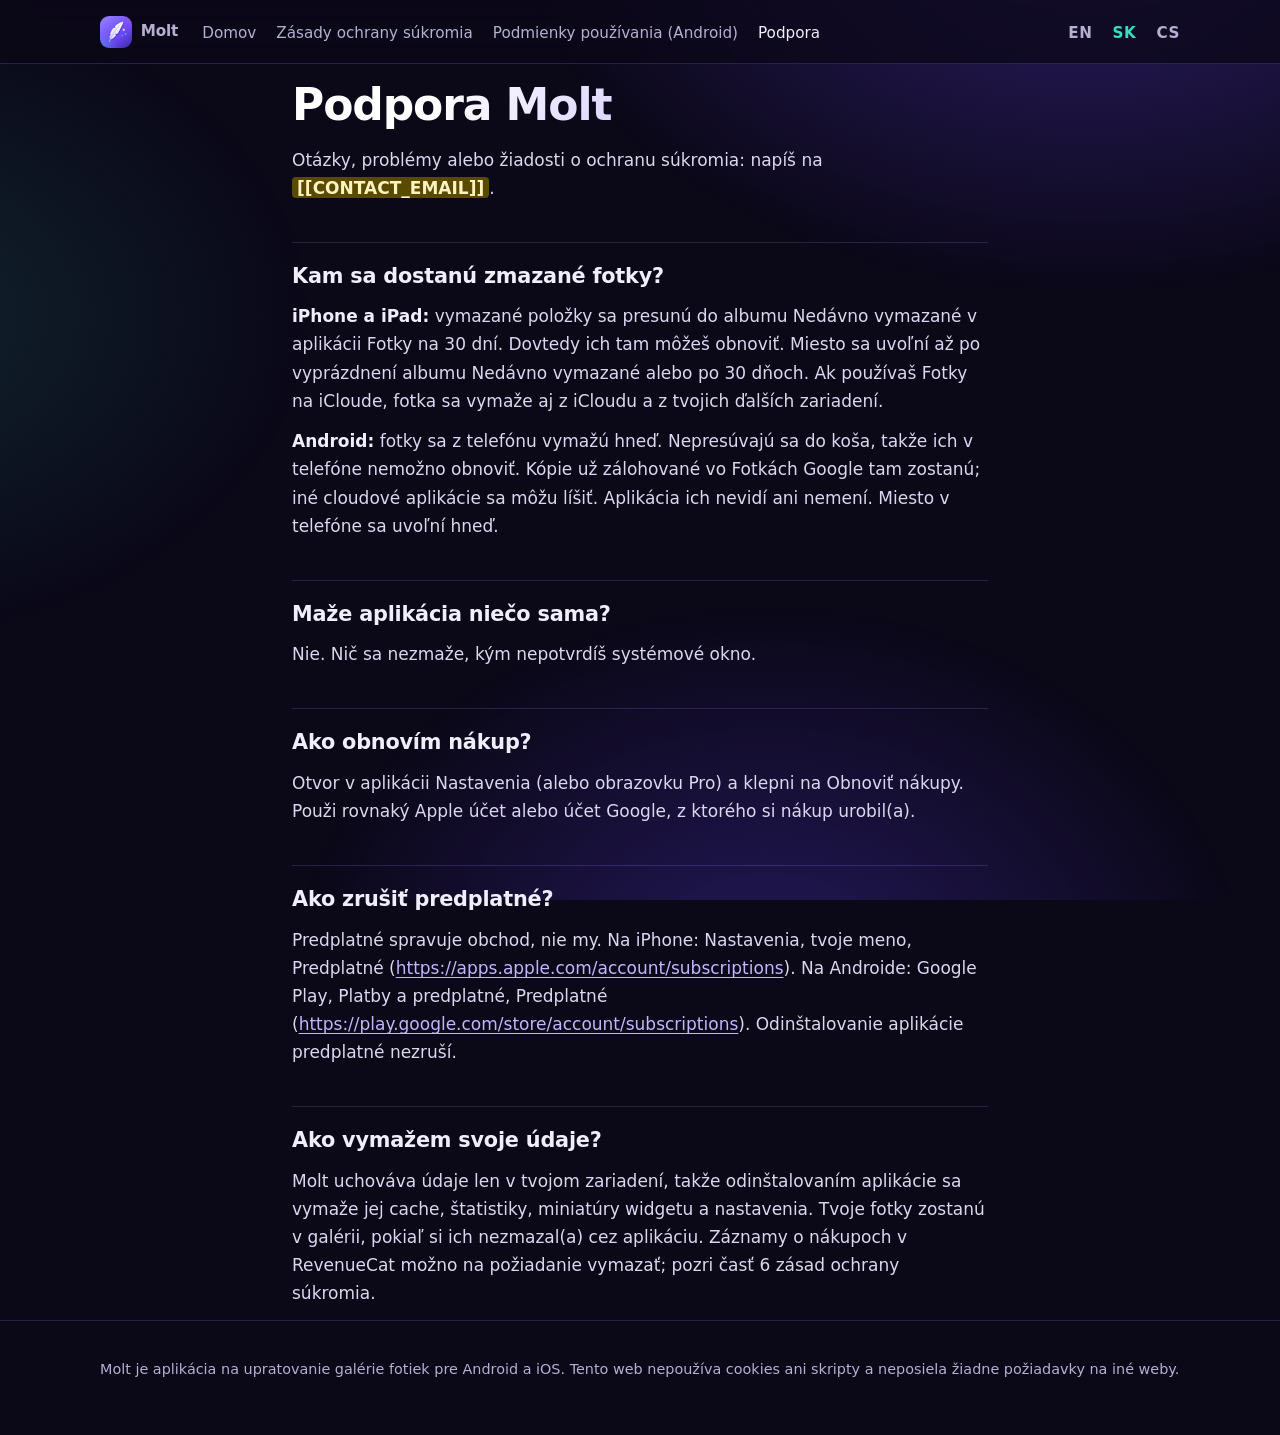
<file: site/sk/support/index.html>
<!doctype html>
<html lang="sk">
<head>
<meta charset="utf-8">
<meta name="viewport" content="width=device-width, initial-scale=1">
<title>Podpora Molt | Molt</title>
<meta name="description" content="Právne stránky a podpora pre Molt, čistič fotiek pre Android a iOS.">
<meta name="color-scheme" content="light dark">
<link rel="icon" type="image/png" href="../../assets/icon.png">
<link rel="stylesheet" href="../../assets/site.css">
<link rel="alternate" hreflang="en" href="../../support/">
<link rel="alternate" hreflang="sk" href="../../sk/support/">
<link rel="alternate" hreflang="cs" href="../../cs/support/">
<link rel="alternate" hreflang="x-default" href="../../support/">
</head>
<body>
<a class="skip" href="#main">Preskočiť na obsah</a>
<header class="site">
<div class="wrap bar">
<a class="brand" href="../../sk/"><img src="../../assets/icon.png" alt="" width="32" height="32"><span>Molt</span></a>
<nav aria-label="Právne informácie"><ul><li><a href="../../sk/">Domov</a></li><li><a href="../../sk/privacy/">Zásady ochrany súkromia</a></li><li><a href="../../sk/terms/">Podmienky používania (Android)</a></li><li><a href="../../sk/support/" aria-current="page">Podpora</a></li></ul></nav>
<nav aria-label="Jazyk" class="langs"><ul><li><a href="../../support/" lang="en" hreflang="en">EN</a></li><li><a href="../../sk/support/" lang="sk" hreflang="sk" aria-current="true">SK</a></li><li><a href="../../cs/support/" lang="cs" hreflang="cs">CS</a></li></ul></nav>
</div>
</header>
<main id="main" class="wrap">
<h1>Podpora Molt</h1>
<p>Otázky, problémy alebo žiadosti o ochranu súkromia: napíš na <mark class="ph">[[CONTACT_EMAIL]]</mark>.</p>
<h2 id="q1">Kam sa dostanú zmazané fotky?</h2>
<p><strong>iPhone a iPad:</strong> vymazané položky sa presunú do albumu Nedávno vymazané v aplikácii Fotky na 30 dní. Dovtedy ich tam môžeš obnoviť. Miesto sa uvoľní až po vyprázdnení albumu Nedávno vymazané alebo po 30 dňoch. Ak používaš Fotky na iCloude, fotka sa vymaže aj z iCloudu a z tvojich ďalších zariadení.</p>
<p><strong>Android:</strong> fotky sa z telefónu vymažú hneď. Nepresúvajú sa do koša, takže ich v telefóne nemožno obnoviť. Kópie už zálohované vo Fotkách Google tam zostanú; iné cloudové aplikácie sa môžu líšiť. Aplikácia ich nevidí ani nemení. Miesto v telefóne sa uvoľní hneď.</p>
<h2 id="q2">Maže aplikácia niečo sama?</h2>
<p>Nie. Nič sa nezmaže, kým nepotvrdíš systémové okno.</p>
<h2 id="q3">Ako obnovím nákup?</h2>
<p>Otvor v aplikácii Nastavenia (alebo obrazovku Pro) a klepni na Obnoviť nákupy. Použi rovnaký Apple účet alebo účet Google, z ktorého si nákup urobil(a).</p>
<h2 id="q4">Ako zrušiť predplatné?</h2>
<p>Predplatné spravuje obchod, nie my. Na iPhone: Nastavenia, tvoje meno, Predplatné (<a href="https://apps.apple.com/account/subscriptions" rel="noopener noreferrer">https://apps.apple.com/account/subscriptions</a>). Na Androide: Google Play, Platby a predplatné, Predplatné (<a href="https://play.google.com/store/account/subscriptions" rel="noopener noreferrer">https://play.google.com/store/account/subscriptions</a>). Odinštalovanie aplikácie predplatné nezruší.</p>
<h2 id="q5">Ako vymažem svoje údaje?</h2>
<p>Molt uchováva údaje len v tvojom zariadení, takže odinštalovaním aplikácie sa vymaže jej cache, štatistiky, miniatúry widgetu a nastavenia. Tvoje fotky zostanú v galérii, pokiaľ si ich nezmazal(a) cez aplikáciu. Záznamy o nákupoch v RevenueCat možno na požiadanie vymazať; pozri časť 6 zásad ochrany súkromia.</p>

</main>
<footer class="site"><div class="wrap"><p>Molt je aplikácia na upratovanie galérie fotiek pre Android a iOS. Tento web nepoužíva cookies ani skripty a neposiela žiadne požiadavky na iné weby.</p></div></footer>
</body>
</html>
</file>
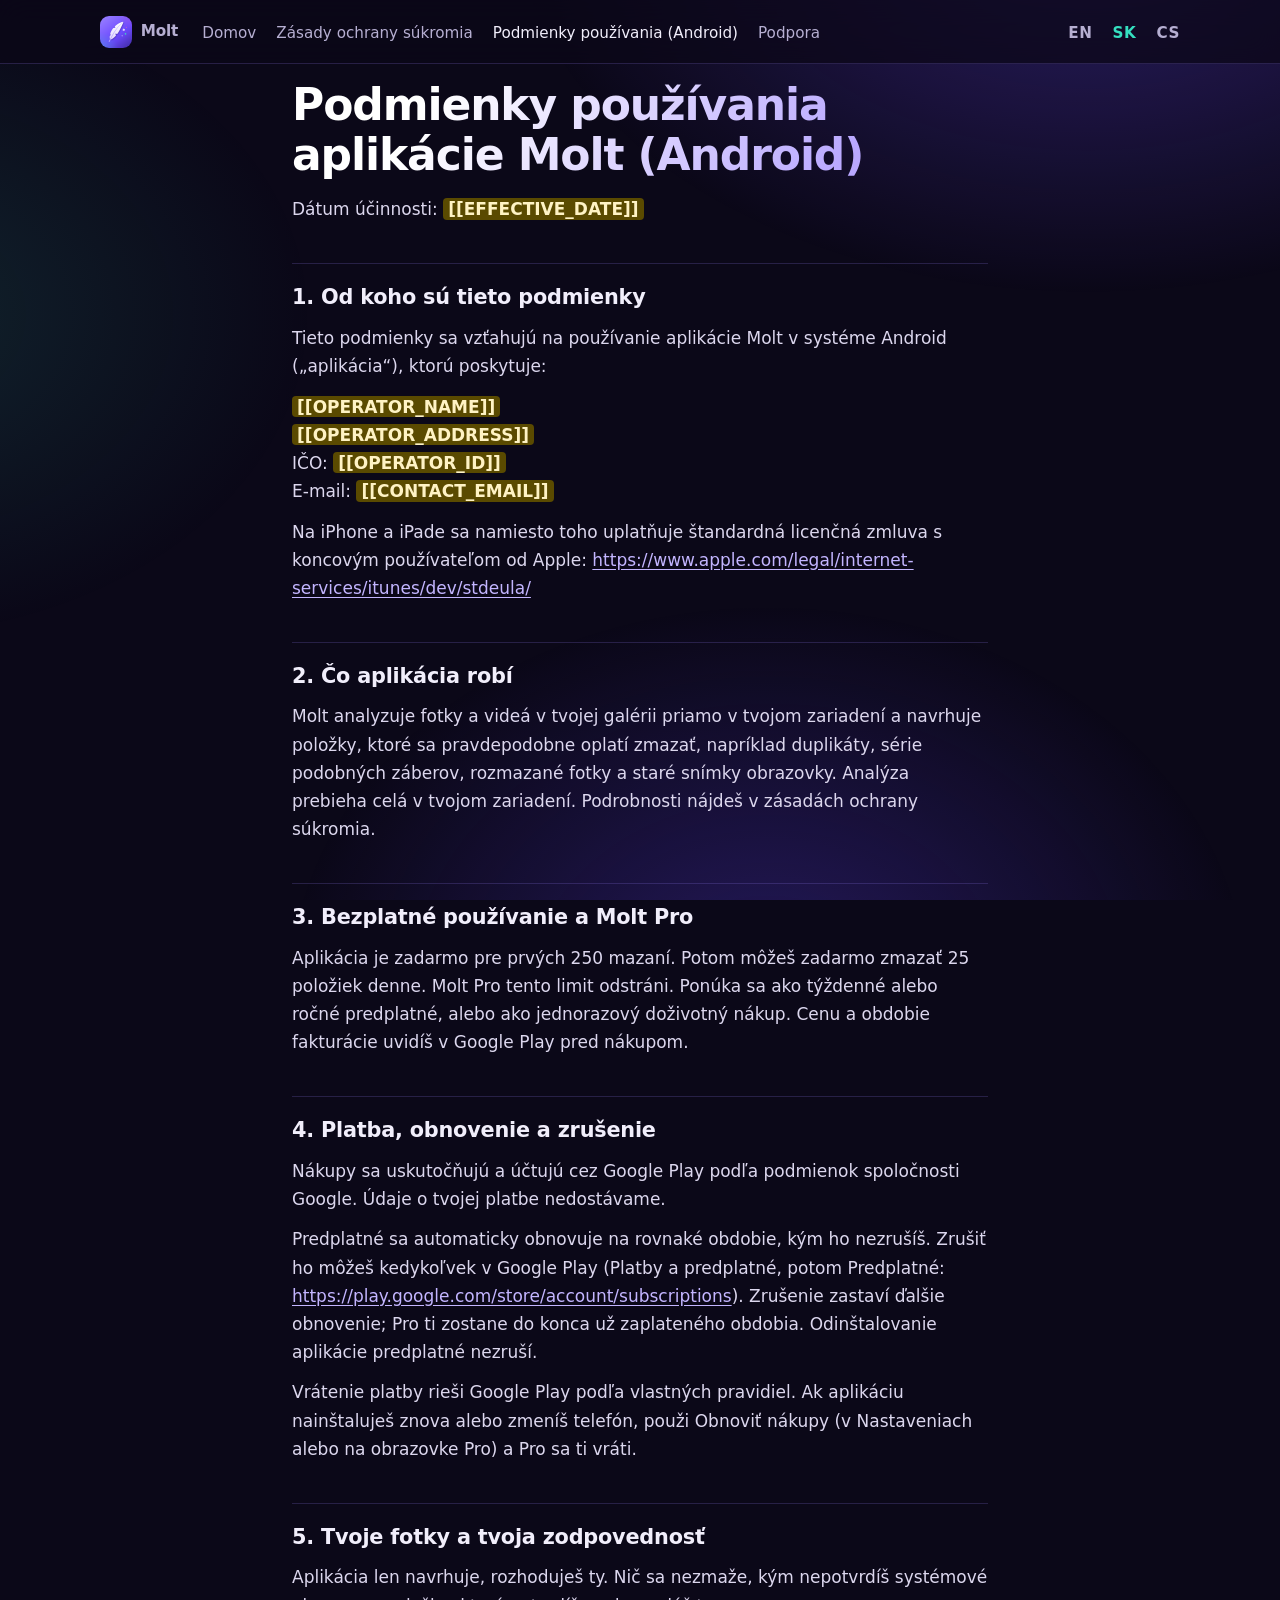
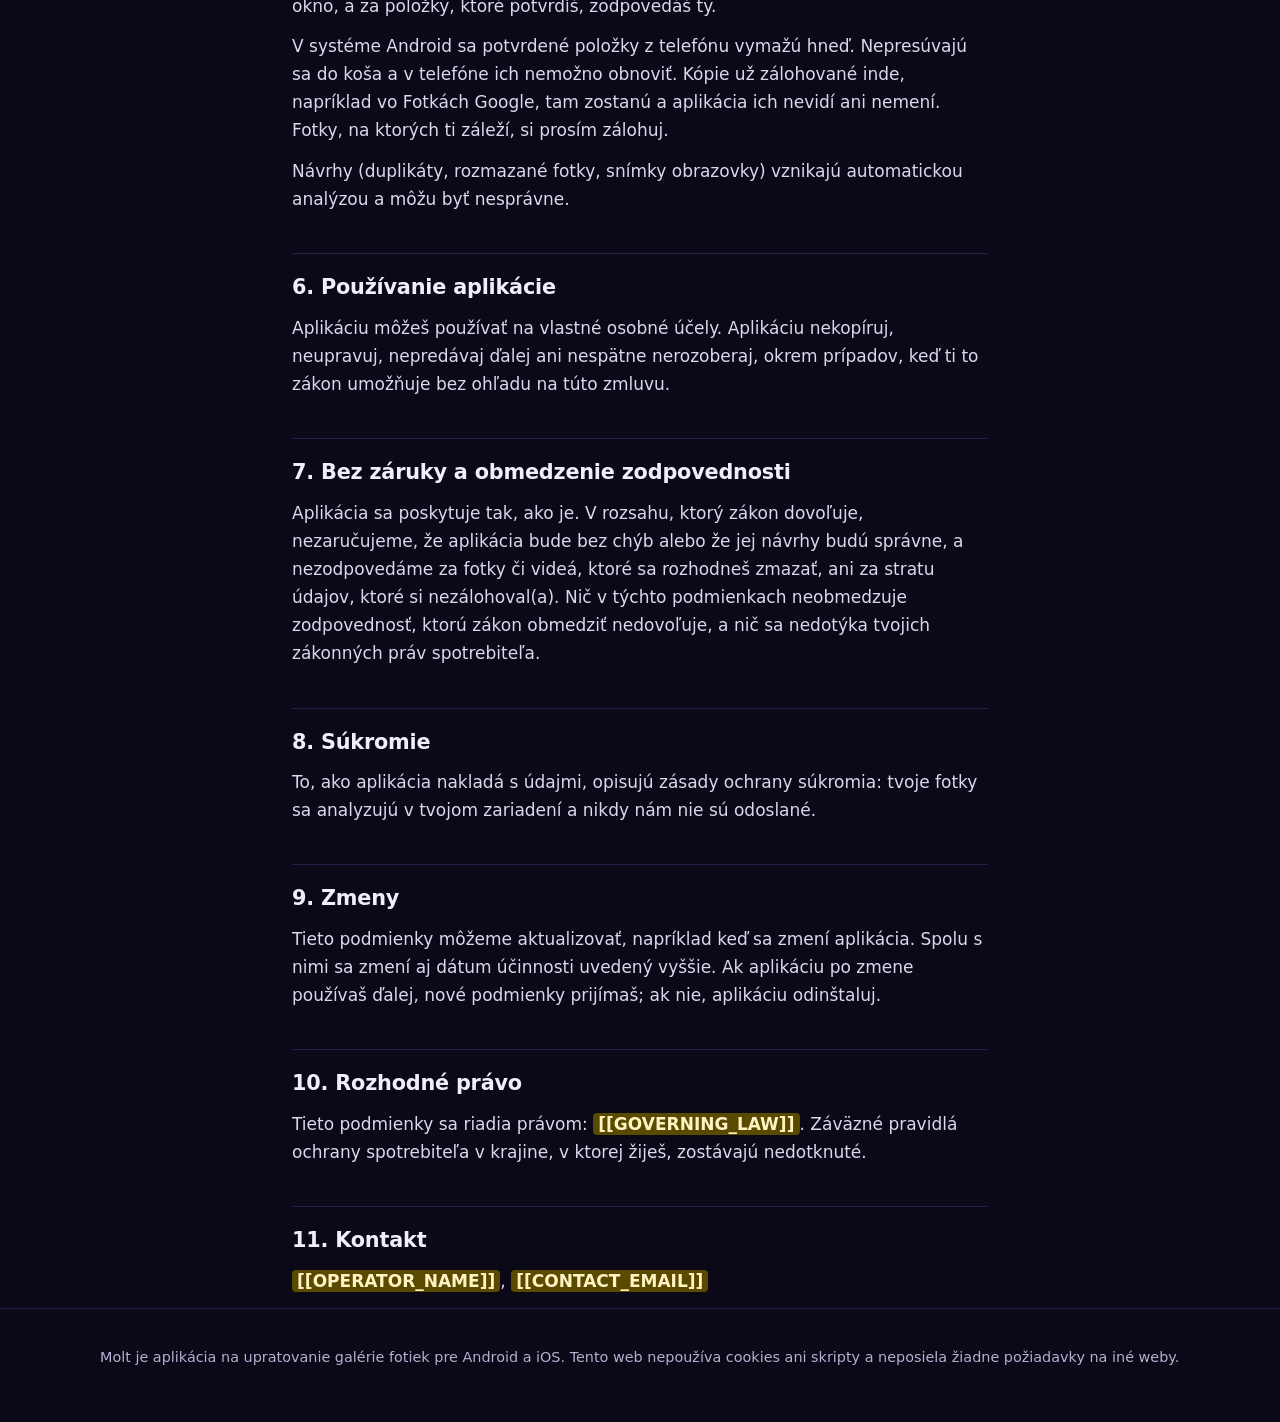
<file: site/sk/terms/index.html>
<!doctype html>
<!-- Draft: under review. -->
<html lang="sk">
<head>
<meta charset="utf-8">
<meta name="viewport" content="width=device-width, initial-scale=1">
<title>Podmienky používania aplikácie Molt (Android) | Molt</title>
<meta name="description" content="Právne stránky a podpora pre Molt, čistič fotiek pre Android a iOS.">
<meta name="color-scheme" content="light dark">
<link rel="icon" type="image/png" href="../../assets/icon.png">
<link rel="stylesheet" href="../../assets/site.css">
<link rel="alternate" hreflang="en" href="../../terms/">
<link rel="alternate" hreflang="sk" href="../../sk/terms/">
<link rel="alternate" hreflang="cs" href="../../cs/terms/">
<link rel="alternate" hreflang="x-default" href="../../terms/">
</head>
<body>
<a class="skip" href="#main">Preskočiť na obsah</a>
<header class="site">
<div class="wrap bar">
<a class="brand" href="../../sk/"><img src="../../assets/icon.png" alt="" width="32" height="32"><span>Molt</span></a>
<nav aria-label="Právne informácie"><ul><li><a href="../../sk/">Domov</a></li><li><a href="../../sk/privacy/">Zásady ochrany súkromia</a></li><li><a href="../../sk/terms/" aria-current="page">Podmienky používania (Android)</a></li><li><a href="../../sk/support/">Podpora</a></li></ul></nav>
<nav aria-label="Jazyk" class="langs"><ul><li><a href="../../terms/" lang="en" hreflang="en">EN</a></li><li><a href="../../sk/terms/" lang="sk" hreflang="sk" aria-current="true">SK</a></li><li><a href="../../cs/terms/" lang="cs" hreflang="cs">CS</a></li></ul></nav>
</div>
</header>
<main id="main" class="wrap">
<h1>Podmienky používania aplikácie Molt (Android)</h1>
<p>Dátum účinnosti: <mark class="ph">[[EFFECTIVE_DATE]]</mark></p>
<h2 id="s1">1. Od koho sú tieto podmienky</h2>
<p>Tieto podmienky sa vzťahujú na používanie aplikácie Molt v systéme Android („aplikácia“), ktorú poskytuje:</p>
<p><mark class="ph">[[OPERATOR_NAME]]</mark><br>
<mark class="ph">[[OPERATOR_ADDRESS]]</mark><br>
IČO: <mark class="ph">[[OPERATOR_ID]]</mark><br>
E-mail: <mark class="ph">[[CONTACT_EMAIL]]</mark></p>
<p>Na iPhone a iPade sa namiesto toho uplatňuje štandardná licenčná zmluva s koncovým používateľom od Apple: <a href="https://www.apple.com/legal/internet-services/itunes/dev/stdeula/" rel="noopener noreferrer">https://www.apple.com/legal/internet-services/itunes/dev/stdeula/</a></p>
<h2 id="s2">2. Čo aplikácia robí</h2>
<p>Molt analyzuje fotky a videá v tvojej galérii priamo v tvojom zariadení a navrhuje položky, ktoré sa pravdepodobne oplatí zmazať, napríklad duplikáty, série podobných záberov, rozmazané fotky a staré snímky obrazovky. Analýza prebieha celá v tvojom zariadení. Podrobnosti nájdeš v zásadách ochrany súkromia.</p>
<h2 id="s3">3. Bezplatné používanie a Molt Pro</h2>
<p>Aplikácia je zadarmo pre prvých 250 mazaní. Potom môžeš zadarmo zmazať 25 položiek denne. Molt Pro tento limit odstráni. Ponúka sa ako týždenné alebo ročné predplatné, alebo ako jednorazový doživotný nákup. Cenu a obdobie fakturácie uvidíš v Google Play pred nákupom.</p>
<h2 id="s4">4. Platba, obnovenie a zrušenie</h2>
<p>Nákupy sa uskutočňujú a účtujú cez Google Play podľa podmienok spoločnosti Google. Údaje o tvojej platbe nedostávame.</p>
<p>Predplatné sa automaticky obnovuje na rovnaké obdobie, kým ho nezrušíš. Zrušiť ho môžeš kedykoľvek v Google Play (Platby a predplatné, potom Predplatné: <a href="https://play.google.com/store/account/subscriptions" rel="noopener noreferrer">https://play.google.com/store/account/subscriptions</a>). Zrušenie zastaví ďalšie obnovenie; Pro ti zostane do konca už zaplateného obdobia. Odinštalovanie aplikácie predplatné nezruší.</p>
<p>Vrátenie platby rieši Google Play podľa vlastných pravidiel. Ak aplikáciu nainštaluješ znova alebo zmeníš telefón, použi Obnoviť nákupy (v Nastaveniach alebo na obrazovke Pro) a Pro sa ti vráti.</p>
<h2 id="s5">5. Tvoje fotky a tvoja zodpovednosť</h2>
<p>Aplikácia len navrhuje, rozhoduješ ty. Nič sa nezmaže, kým nepotvrdíš systémové okno, a za položky, ktoré potvrdíš, zodpovedáš ty.</p>
<p>V systéme Android sa potvrdené položky z telefónu vymažú hneď. Nepresúvajú sa do koša a v telefóne ich nemožno obnoviť. Kópie už zálohované inde, napríklad vo Fotkách Google, tam zostanú a aplikácia ich nevidí ani nemení. Fotky, na ktorých ti záleží, si prosím zálohuj.</p>
<p>Návrhy (duplikáty, rozmazané fotky, snímky obrazovky) vznikajú automatickou analýzou a môžu byť nesprávne.</p>
<h2 id="s6">6. Používanie aplikácie</h2>
<p>Aplikáciu môžeš používať na vlastné osobné účely. Aplikáciu nekopíruj, neupravuj, nepredávaj ďalej ani nespätne nerozoberaj, okrem prípadov, keď ti to zákon umožňuje bez ohľadu na túto zmluvu.</p>
<h2 id="s7">7. Bez záruky a obmedzenie zodpovednosti</h2>
<p>Aplikácia sa poskytuje tak, ako je. V rozsahu, ktorý zákon dovoľuje, nezaručujeme, že aplikácia bude bez chýb alebo že jej návrhy budú správne, a nezodpovedáme za fotky či videá, ktoré sa rozhodneš zmazať, ani za stratu údajov, ktoré si nezálohoval(a). Nič v týchto podmienkach neobmedzuje zodpovednosť, ktorú zákon obmedziť nedovoľuje, a nič sa nedotýka tvojich zákonných práv spotrebiteľa.</p>
<h2 id="s8">8. Súkromie</h2>
<p>To, ako aplikácia nakladá s údajmi, opisujú zásady ochrany súkromia: tvoje fotky sa analyzujú v tvojom zariadení a nikdy nám nie sú odoslané.</p>
<h2 id="s9">9. Zmeny</h2>
<p>Tieto podmienky môžeme aktualizovať, napríklad keď sa zmení aplikácia. Spolu s nimi sa zmení aj dátum účinnosti uvedený vyššie. Ak aplikáciu po zmene používaš ďalej, nové podmienky prijímaš; ak nie, aplikáciu odinštaluj.</p>
<h2 id="s10">10. Rozhodné právo</h2>
<p>Tieto podmienky sa riadia právom: <mark class="ph">[[GOVERNING_LAW]]</mark>. Záväzné pravidlá ochrany spotrebiteľa v krajine, v ktorej žiješ, zostávajú nedotknuté.</p>
<h2 id="s11">11. Kontakt</h2>
<p><mark class="ph">[[OPERATOR_NAME]]</mark>, <mark class="ph">[[CONTACT_EMAIL]]</mark></p>

</main>
<footer class="site"><div class="wrap"><p>Molt je aplikácia na upratovanie galérie fotiek pre Android a iOS. Tento web nepoužíva cookies ani skripty a neposiela žiadne požiadavky na iné weby.</p></div></footer>
</body>
</html>
</file>
<file: site/assets/site.css>
/* Molt site. No JavaScript and no external requests: system fonts, CSS scroll-driven animations only.
   Every animation is an enhancement: without support (or with reduced motion) the page is static and complete. */
@property --mb{syntax:"<integer>";inherits:true;initial-value:218}
:root{color-scheme:dark;--bg:#0b0818;--bg2:#141029;--fg:#f1eefb;--muted:#b6afd2;--accent:#9a81ff;--violet:#6d4bff;--deep:#3e2a9e;--teal:#35e0c0;--line:rgba(154,129,255,.2);--card:rgba(255,255,255,.045);--mark-bg:#5a4a00;--mark-fg:#fff3c4;--del:#ff6b6b;--keep:#35e0c0}
*{box-sizing:border-box}
html{-webkit-text-size-adjust:100%;scroll-padding-top:5rem}
body{margin:0;background:var(--bg);color:var(--fg);font:1.0625rem/1.65 system-ui,-apple-system,"Segoe UI",Roboto,"Helvetica Neue",Arial,sans-serif;overflow-wrap:break-word;overflow-x:clip}
body::before{content:"";position:fixed;inset:0;z-index:-1;pointer-events:none;background:radial-gradient(60rem 40rem at 85% -10%,rgba(109,75,255,.34),transparent 60%),radial-gradient(46rem 34rem at -10% 35%,rgba(53,224,192,.13),transparent 60%),radial-gradient(50rem 40rem at 60% 110%,rgba(62,42,158,.5),transparent 60%)}
.wrap{max-width:46rem;margin:0 auto;padding:0 1.25rem}
.wrap.wide{max-width:70rem}
a{color:#c3b5ff;text-underline-offset:.18em}
a:hover{color:#fff}
:focus-visible{outline:3px solid var(--teal);outline-offset:3px;border-radius:4px}
.skip{position:absolute;left:-999px;top:0;background:var(--violet);color:#fff;padding:.5rem 1rem;z-index:30}
.skip:focus{left:0}

/* Header */
header.site{position:sticky;top:0;z-index:20;background:rgba(11,8,24,.74);-webkit-backdrop-filter:blur(14px);backdrop-filter:blur(14px);border-bottom:1px solid var(--line)}
header.site::after{content:"";position:absolute;left:0;right:0;bottom:-1px;height:2px;background:linear-gradient(90deg,var(--violet),var(--teal));transform-origin:0 50%;transform:scaleX(0)}
.bar{display:flex;flex-wrap:wrap;gap:.35rem 1.5rem;align-items:center;padding-top:.7rem;padding-bottom:.7rem;max-width:70rem}
.brand{display:flex;align-items:center;gap:.55rem;font-weight:700;font-size:1.15rem;letter-spacing:-.01em;color:var(--fg);text-decoration:none}
.brand img{border-radius:9px}
.bar ul{list-style:none;margin:0;padding:0;display:flex;flex-wrap:wrap;gap:.2rem 1.25rem}
.bar nav:first-of-type{flex:1 1 auto}
.bar a{font-size:.95rem;text-decoration:none;color:var(--muted)}
.bar a:hover,.bar a[aria-current]{color:var(--fg)}
.langs a{font-weight:600;letter-spacing:.04em}
.langs a[aria-current]{color:var(--teal)}

/* Text pages (privacy, terms, support) */
main{padding-top:2.5rem;padding-bottom:4rem}
h1{font-size:clamp(1.9rem,5vw,2.75rem);line-height:1.12;letter-spacing:-.025em;margin:1rem 0 1rem;background:linear-gradient(120deg,#fff 20%,#b9a8ff 80%);-webkit-background-clip:text;background-clip:text;color:transparent}
h2{font-size:1.3rem;line-height:1.3;letter-spacing:-.01em;margin:2.5rem 0 .5rem;padding-top:1.25rem;border-top:1px solid var(--line)}
p,ul{margin:.8rem 0}
main.wrap p,main.wrap li{color:#dcd7ee}
li{margin:.4rem 0}
strong{color:var(--fg)}
code{font:.92em ui-monospace,Menlo,Consolas,monospace;background:var(--card);padding:.1em .35em;border-radius:5px}
mark.ph{background:var(--mark-bg);color:var(--mark-fg);padding:.05em .3em;border-radius:4px;font-weight:600}
.links{list-style:none;padding:0;display:grid;gap:.75rem}
.links a{display:block;padding:1.1rem 1.25rem;border:1px solid var(--line);border-radius:16px;background:var(--card);text-decoration:none;font-weight:600;color:var(--fg);transition:border-color .2s,transform .2s,background .2s}
.links a:hover{border-color:var(--accent);background:rgba(154,129,255,.1);transform:translateY(-2px)}
.links a::after{content:"→";float:right;color:var(--accent)}
footer.site{border-top:1px solid var(--line);color:var(--muted);font-size:.9rem;padding:1.5rem 0 2.5rem}
footer.site .wrap{max-width:70rem}

/* Landing page */
main.landing{padding:0}
.eyebrow{font-size:.8rem;font-weight:700;letter-spacing:.16em;text-transform:uppercase;color:var(--teal);margin:0 0 1rem}
.landing h2{font-size:clamp(1.9rem,5vw,3.2rem);line-height:1.08;letter-spacing:-.03em;margin:0 0 1rem;padding:0;border:0}
.landing h3{font-size:1.2rem;line-height:1.3;margin:0 0 .35rem;letter-spacing:-.01em}
.landing p{color:var(--muted);margin:0}
.landing .eyebrow{color:var(--teal);margin-bottom:1rem}
section{padding:6rem 0}

.hero{position:relative;min-height:calc(100svh - 3.5rem);display:grid;place-items:center;text-align:center;padding:3rem 0 5rem;overflow:clip}
.hero .wrap{position:relative;z-index:1}
.hero h1{font-size:clamp(2.7rem,9vw,6rem);line-height:1;letter-spacing:-.045em;margin:0 auto 1.5rem;max-width:12ch;background:linear-gradient(120deg,#fff 25%,#b3a0ff 60%,var(--teal) 110%);-webkit-background-clip:text;background-clip:text;color:transparent;padding-bottom:.12em}
.hero .lead{font-size:clamp(1.1rem,2.4vw,1.4rem);line-height:1.5;max-width:34rem;margin:0 auto 2.25rem;color:#d3cdea}
.plume{display:block;width:clamp(8rem,22vw,13rem);height:auto;margin:0 auto 1.5rem;filter:drop-shadow(0 1.5rem 3rem rgba(109,75,255,.55))}
.cta{display:flex;flex-wrap:wrap;gap:.9rem;justify-content:center;align-items:center}
.pill{display:inline-flex;align-items:center;gap:.55rem;padding:.75rem 1.2rem;border-radius:999px;border:1px solid var(--line);background:var(--card);font-weight:600;font-size:.98rem;color:var(--fg)}
.pill::before{content:"";width:.5rem;height:.5rem;border-radius:50%;background:var(--teal);box-shadow:0 0 .8rem var(--teal)}
.btn{display:inline-block;padding:.8rem 1.4rem;border-radius:999px;background:linear-gradient(135deg,var(--accent),var(--violet));color:#fff;font-weight:700;text-decoration:none;box-shadow:0 .6rem 2rem rgba(109,75,255,.45);transition:transform .2s,box-shadow .2s}
.btn:hover{transform:translateY(-2px);box-shadow:0 .9rem 2.4rem rgba(109,75,255,.6);color:#fff}
.fleck{position:absolute;z-index:0;width:var(--s,3rem);height:auto;left:var(--x);top:var(--y);opacity:.5;transform:rotate(var(--r,0deg));pointer-events:none}

/* How it works: phone with a swipe deck */
.how{padding:0}
.stage{padding:5rem 0;display:grid;align-content:center}
.stage .wrap{display:grid;gap:2.5rem;align-items:center}
.steps{list-style:none;margin:1.5rem 0 0;padding:0;display:grid;gap:1.1rem;counter-reset:step}
.steps li{position:relative;margin:0;padding-left:3.1rem;counter-increment:step}
.steps li::before{content:counter(step);position:absolute;left:0;top:.05rem;width:2.1rem;height:2.1rem;border-radius:50%;display:grid;place-items:center;font-weight:700;font-size:.95rem;color:var(--fg);border:1px solid var(--accent);background:rgba(154,129,255,.14)}
.phone{--ph:min(62svh,34rem);position:relative;height:var(--ph);width:calc(var(--ph)*.5);margin:0 auto;font-size:calc(var(--ph)/38);border-radius:2.6em;border:1px solid rgba(154,129,255,.45);background:linear-gradient(180deg,#191335,#0d0a1f);box-shadow:0 2em 5em rgba(0,0,0,.55),0 0 0 .45em rgba(255,255,255,.04),inset 0 0 0 .12em rgba(255,255,255,.06);display:grid;grid-template-rows:auto 1fr auto;padding:1.5em 1.1em 1.3em;overflow:hidden}
.phone .top{display:flex;justify-content:space-between;align-items:baseline;font-size:1em;color:var(--muted)}
.freed b{color:var(--fg);font-size:1.25em;font-variant-numeric:tabular-nums}
.freed b::after{counter-reset:mb var(--mb);content:counter(mb) " MB"}
.deck{position:relative;margin:1em .2em}
.card{position:absolute;inset:0;border-radius:1.6em;overflow:hidden;box-shadow:0 .8em 2em rgba(0,0,0,.5);border:1px solid rgba(255,255,255,.1)}
.chip{position:absolute;left:.8em;top:.8em;padding:.25em .7em;border-radius:99em;background:rgba(11,8,24,.72);font-size:.9em;font-weight:600;color:#fff}
.stamp{position:absolute;top:18%;padding:.1em .5em;border:.16em solid;border-radius:.4em;font-size:1.7em;font-weight:800;letter-spacing:.06em}
.stamp.del{right:8%;color:var(--del);transform:rotate(14deg)}
.stamp.keep{left:8%;color:var(--keep);transform:rotate(-14deg)}
.c-shot{background:linear-gradient(#f4f2fb 0 12%,transparent 12%),repeating-linear-gradient(#e9e6f5 0 1.1em,#fff 1.1em 2.6em);z-index:1}
.c-shot::after{content:"";position:absolute;left:10%;right:10%;bottom:9%;height:9%;border-radius:99em;background:var(--violet)}
.c-peak{background:linear-gradient(#1b2a6b,#35e0c0 58%,#d8fff4 78%);z-index:2;transform:translateX(34%) rotate(11deg)}
.c-peak::before{content:"";position:absolute;inset:38% 0 0;background:#14103a;clip-path:polygon(0 100%,0 62%,22% 28%,38% 55%,58% 0,80% 48%,100% 22%,100% 100%)}
.c-blur{background:radial-gradient(circle at 50% 44%,#ffd9a0 0 16%,transparent 34%),linear-gradient(#4a3aa8,#b46a9c 52%,#f0a65e 62%,#2a1f5c 64%,#120d2e);z-index:3;transform:translateX(-34%) rotate(-11deg)}
.c-blur::before{content:"";position:absolute;inset:0;-webkit-backdrop-filter:blur(.5em);backdrop-filter:blur(.5em)}
.c-shot .stamp{opacity:0}
.phone .go{justify-self:center;padding:.65em 1.5em;border-radius:99em;background:linear-gradient(135deg,var(--accent),var(--violet));font-size:1.05em;font-weight:700;color:#fff}
.scan{position:absolute;left:0;right:0;top:0;height:22%;background:linear-gradient(180deg,transparent,rgba(53,224,192,.35));border-bottom:.12em solid var(--teal);z-index:5;opacity:0}

/* What it finds */
.grid4{list-style:none;margin:2.5rem 0 0;padding:0;display:grid;gap:1rem;grid-template-columns:repeat(auto-fit,minmax(14rem,1fr))}
.tile{margin:0;padding:1.6rem;border-radius:22px;border:1px solid var(--line);background:linear-gradient(160deg,rgba(154,129,255,.12),rgba(255,255,255,.02))}
.tile svg{width:2.6rem;height:2.6rem;margin-bottom:1rem;display:block;stroke:var(--accent);fill:none;stroke-width:1.6;stroke-linecap:round;stroke-linejoin:round}
.note{margin-top:2rem!important;max-width:44rem;padding-left:1.1rem;border-left:2px solid var(--teal);color:#d3cdea!important}

/* Privacy */
.privacy{text-align:center}
.privacy .big{font-size:clamp(2.3rem,7.5vw,5.2rem);line-height:1.02;letter-spacing:-.04em;margin:0 auto 3rem;max-width:14ch;padding-bottom:.1em;background:linear-gradient(90deg,var(--fg) 50%,rgba(241,238,251,.16) 50%) 0 0/200% 100%;-webkit-background-clip:text;background-clip:text;color:transparent}
.grid3{list-style:none;margin:0;padding:0;display:grid;gap:1rem;grid-template-columns:repeat(auto-fit,minmax(15rem,1fr));text-align:left}
.grid3 li{margin:0;padding:1.5rem;border-radius:22px;border:1px solid var(--line);background:var(--card)}

/* Free and Pro */
.plans{display:grid;gap:1rem;grid-template-columns:repeat(auto-fit,minmax(16rem,1fr));margin-top:2.5rem}
.plan{padding:2rem;border-radius:26px;border:1px solid var(--line);background:var(--card)}
.plan.pro{border-color:rgba(154,129,255,.6);background:linear-gradient(150deg,rgba(109,75,255,.35),rgba(53,224,192,.08))}
.plan h3{font-size:1.5rem;margin-bottom:.6rem}
.plan.pro p{color:#e2ddf5}
.legal .links{grid-template-columns:repeat(auto-fit,minmax(14rem,1fr));margin:2rem 0 1.5rem}

@media (min-width:56rem){
.stage .wrap{grid-template-columns:1fr 1fr;gap:4rem}
.phone{--ph:min(72svh,38rem)}
}
@media (max-width:55.99rem){
header.site{position:static}
.bar{gap:.5rem 1rem}
.bar .langs{order:2;margin-left:auto}
.bar nav:first-of-type{order:3;flex:1 0 100%}
.bar nav:first-of-type ul{flex-wrap:nowrap;overflow-x:auto;gap:1.1rem;padding-bottom:.15rem;scrollbar-width:none}
.bar nav:first-of-type li{white-space:nowrap;margin:0}
section{padding:4.5rem 0}
.hero{min-height:86svh;padding:2.5rem 0 4rem}
}

/* Motion: time-based intro, then scroll-driven reveals. */
@media (prefers-reduced-motion:no-preference){
html{scroll-behavior:smooth}
.hero .wrap>*{animation:rise .9s cubic-bezier(.2,.7,.2,1) both}
.hero .wrap>:nth-child(2){animation-delay:.08s}
.hero .wrap>:nth-child(3){animation-delay:.16s}
.hero .wrap>:nth-child(4){animation-delay:.24s}
.hero .wrap>:nth-child(5){animation-delay:.32s}

@supports (animation-timeline:view()){
header.site::after{animation:grow linear both;animation-timeline:scroll(root)}

/* Hero: the feather tilts and falls away, the flecks drift at different speeds. */
.hero .wrap>.plume{animation:rise .9s cubic-bezier(.2,.7,.2,1) both,shed linear both;animation-timeline:auto,scroll(root);animation-range:normal,0 90vh}
.fleck{animation:drift linear both;animation-timeline:scroll(root);animation-range:0 110vh}

/* Elements appear as they enter the viewport. */
.rv,main.wrap>h2{animation:rv linear both;animation-timeline:view();animation-range:entry 0% entry 90%}
.grid4>:nth-child(2),.grid3>:nth-child(2){animation-range:entry 12% entry 105%}
.grid4>:nth-child(3),.grid3>:nth-child(3){animation-range:entry 24% entry 120%}
.grid4>:nth-child(4){animation-range:entry 36% entry 135%}
.rv.left{animation-name:rv-left}
.rv.right{animation-name:rv-right}
main.wrap>h2{animation-name:rv-h}
.privacy .big{animation:fill linear both;animation-timeline:view();animation-range:entry 40% cover 48%}

/* How it works: the stage pins and the scroll position drives the deck. */
.how{height:330vh;view-timeline-name:--how}
.stage{position:sticky;top:0;height:100svh;padding:4.5rem 0 1.5rem}
.how *{animation-timeline:--how;animation-range:contain 0% contain 100%;animation-timing-function:linear;animation-fill-mode:both}
.phone{animation-name:count}
.scan{animation-name:scan}
.c-blur{animation-name:swipe-a}
.c-blur .stamp{animation-name:stamp-a}
.c-peak{animation-name:swipe-b}
.c-peak .stamp{animation-name:stamp-b}
.c-shot{animation-name:swipe-c}
.c-shot .stamp{animation-name:stamp-c}
.phone .go{animation-name:go}
.steps li:nth-child(1){animation-name:step1}
.steps li:nth-child(2){animation-name:step2}
.steps li:nth-child(3){animation-name:step3}
@media (max-width:55.99rem){
/* Small screens: one step at a time under the heading, so the phone fits the pinned stage. */
.stage{padding:1.25rem 0}
.stage .wrap{gap:1.25rem}
.landing .how h2{font-size:1.65rem;margin-bottom:.25rem}
.steps{--dim:0;margin-top:.75rem}
.steps li{grid-area:1/1}
.phone{--ph:min(50svh,26rem)}
}
}
}

@keyframes rise{from{opacity:0;transform:translateY(1.5rem)}to{opacity:1;transform:none}}
@keyframes grow{to{transform:scaleX(1)}}
@keyframes shed{to{transform:translate(-18vw,34vh) rotate(-48deg) scale(.7);opacity:0}}
@keyframes drift{to{transform:translate(var(--dx,0),var(--dy,40vh)) rotate(var(--r2,120deg));opacity:0}}
@keyframes rv{from{opacity:0;transform:translateY(3rem) scale(.96)}to{opacity:1;transform:none}}
@keyframes rv-left{from{opacity:0;transform:translateX(-4rem)}to{opacity:1;transform:none}}
@keyframes rv-right{from{opacity:0;transform:translateX(4rem)}to{opacity:1;transform:none}}
@keyframes rv-h{from{opacity:0;transform:translateX(-1.25rem)}to{opacity:1;transform:none}}
@keyframes fill{from{background-position:100% 0}to{background-position:0 0}}
@keyframes count{0%,30%{--mb:212}44%,74%{--mb:215}88%,100%{--mb:218}}
@keyframes scan{0%{opacity:1;transform:translateY(-100%)}18%{opacity:1;transform:translateY(360%)}22%,100%{opacity:0;transform:translateY(360%)}}
@keyframes swipe-a{0%,26%{transform:none;opacity:1}40%{opacity:1}44%,100%{transform:translateX(-150%) rotate(-22deg);opacity:0}}
@keyframes stamp-a{0%,25%{opacity:0}31%,100%{opacity:1}}
@keyframes swipe-b{0%,48%{transform:none;opacity:1}62%{opacity:1}66%,100%{transform:translateX(150%) rotate(22deg);opacity:0}}
@keyframes stamp-b{0%,47%{opacity:0}53%,100%{opacity:1}}
@keyframes swipe-c{0%,72%{transform:none;opacity:1}84%{opacity:1}88%,100%{transform:translateX(-150%) rotate(-22deg);opacity:0}}
@keyframes stamp-c{0%,71%{opacity:0}77%,100%{opacity:1}}
@keyframes go{0%,86%{opacity:0;transform:scale(.8)}96%,100%{opacity:1;transform:none}}
@keyframes step1{0%,22%{opacity:1}28%,100%{opacity:var(--dim,.32)}}
@keyframes step2{0%,22%{opacity:var(--dim,.32)}28%,66%{opacity:1}72%,100%{opacity:var(--dim,.32)}}
@keyframes step3{0%,66%{opacity:var(--dim,.32)}72%,100%{opacity:1}}
</file>
